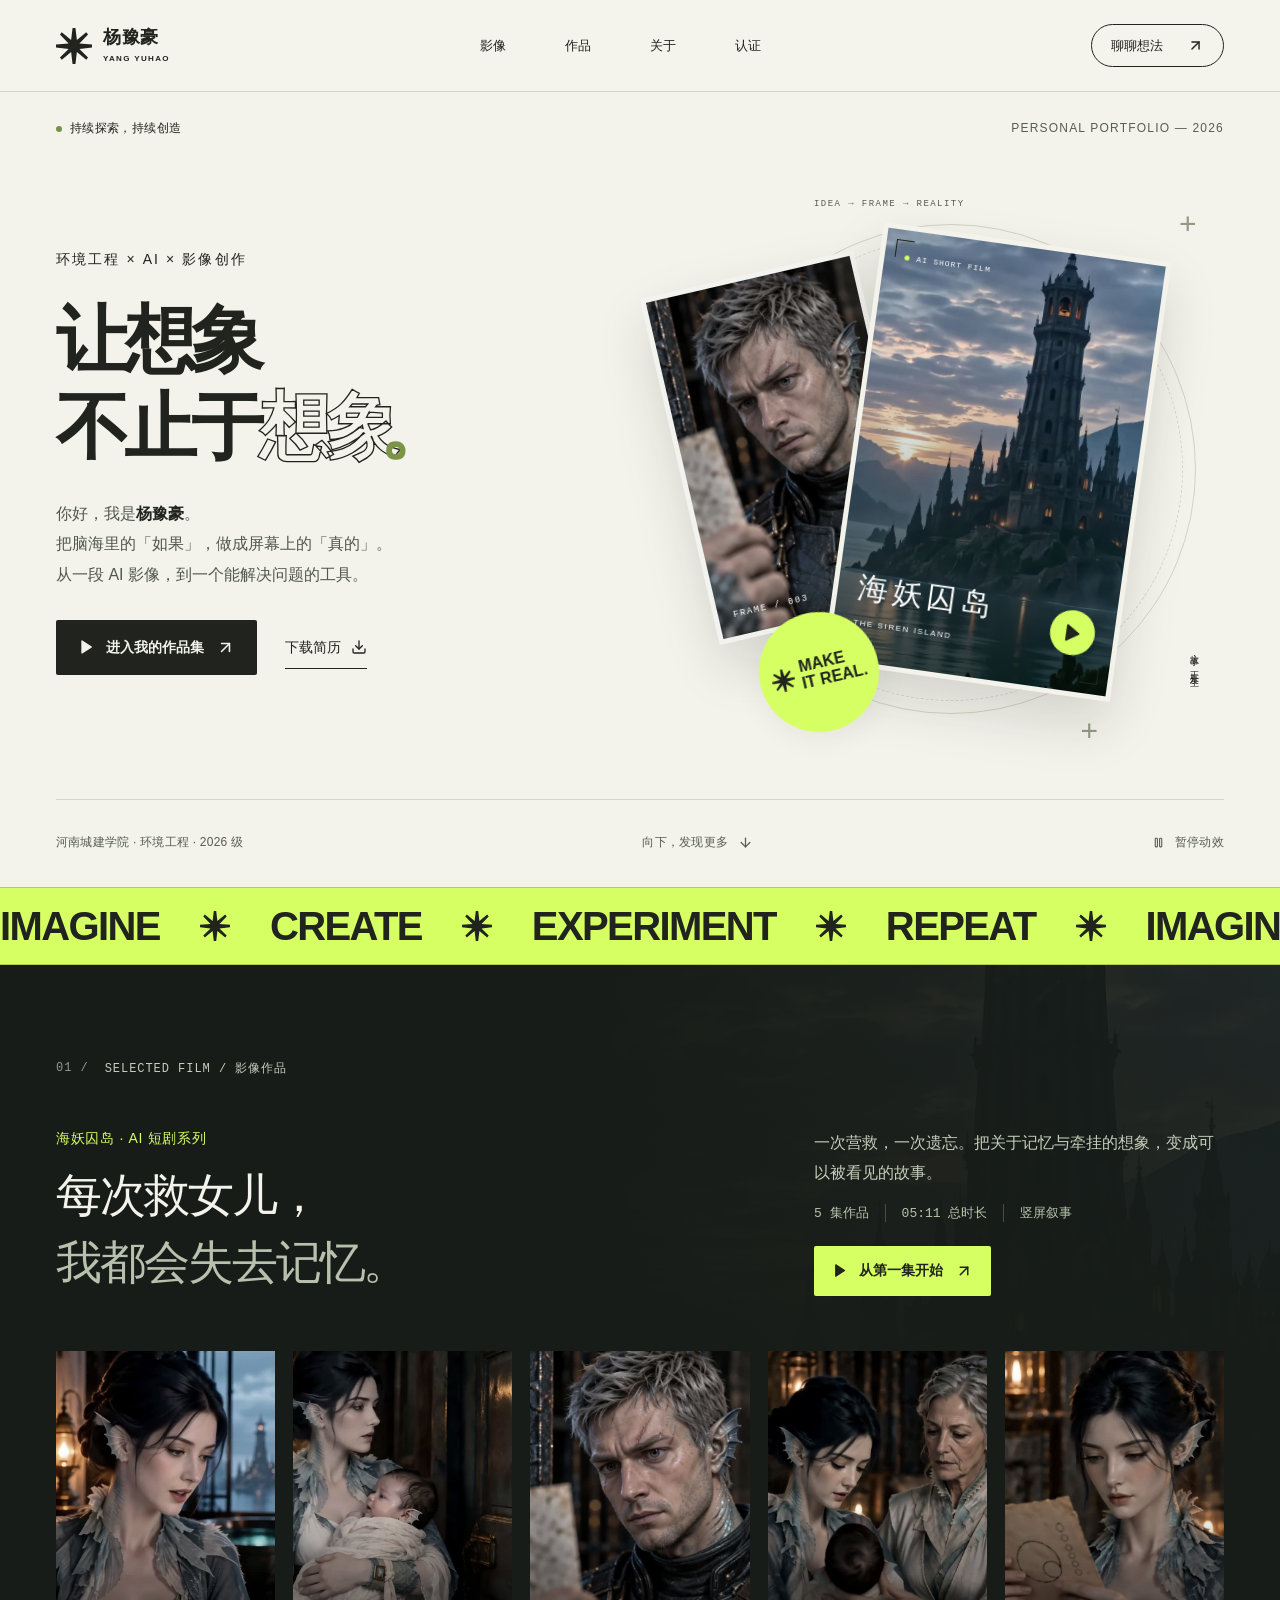
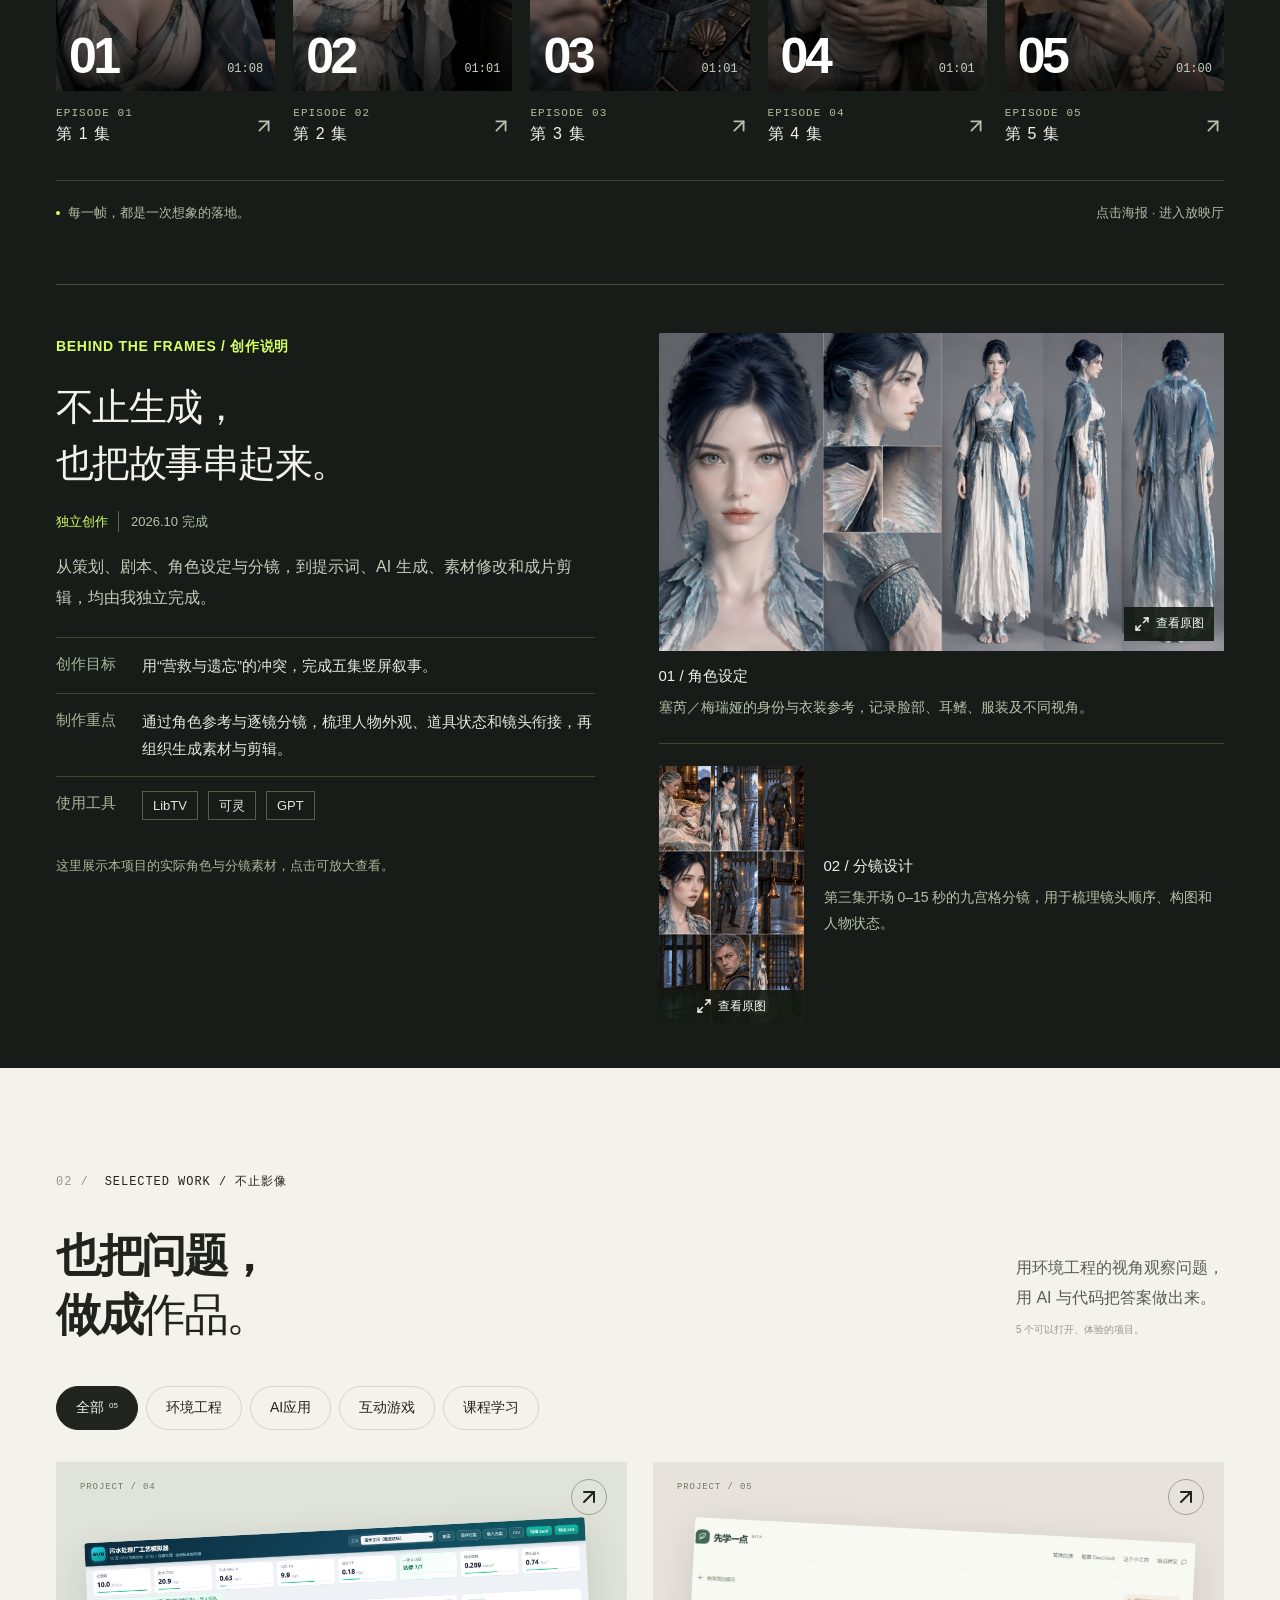
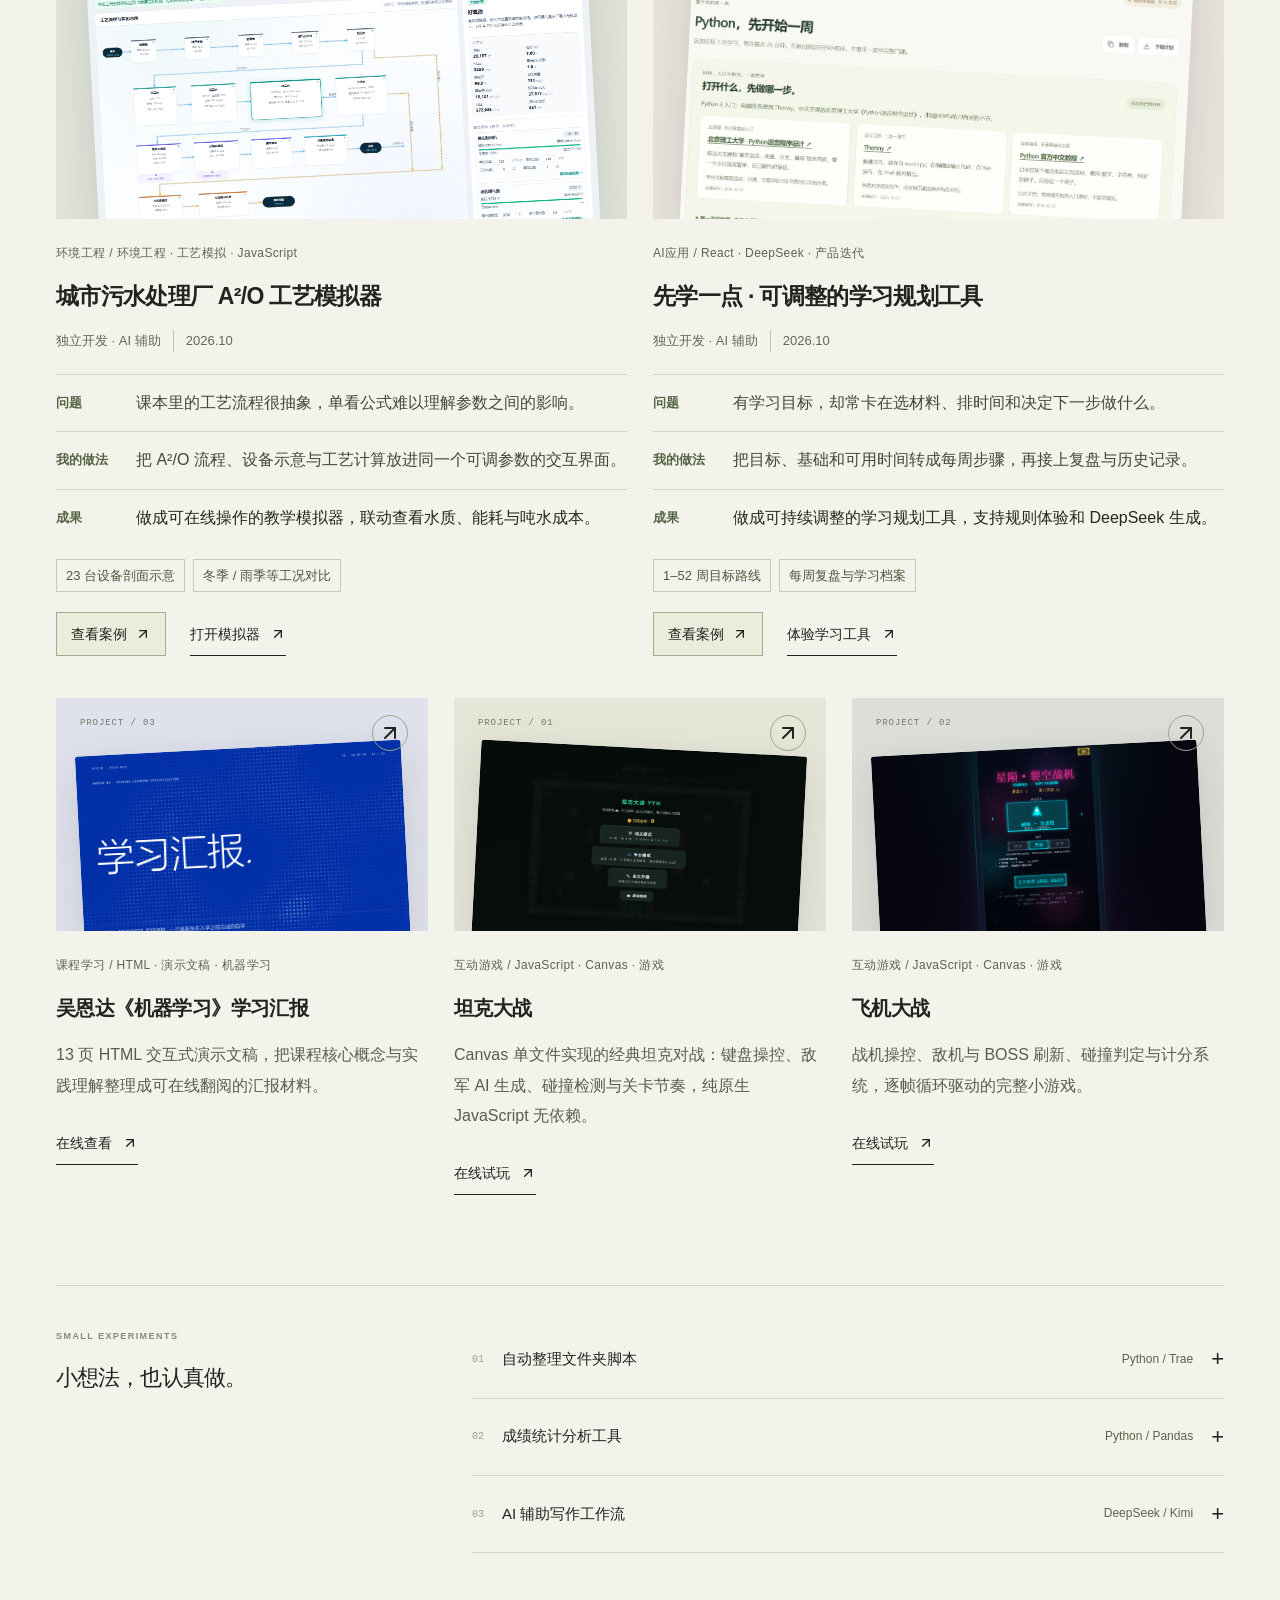
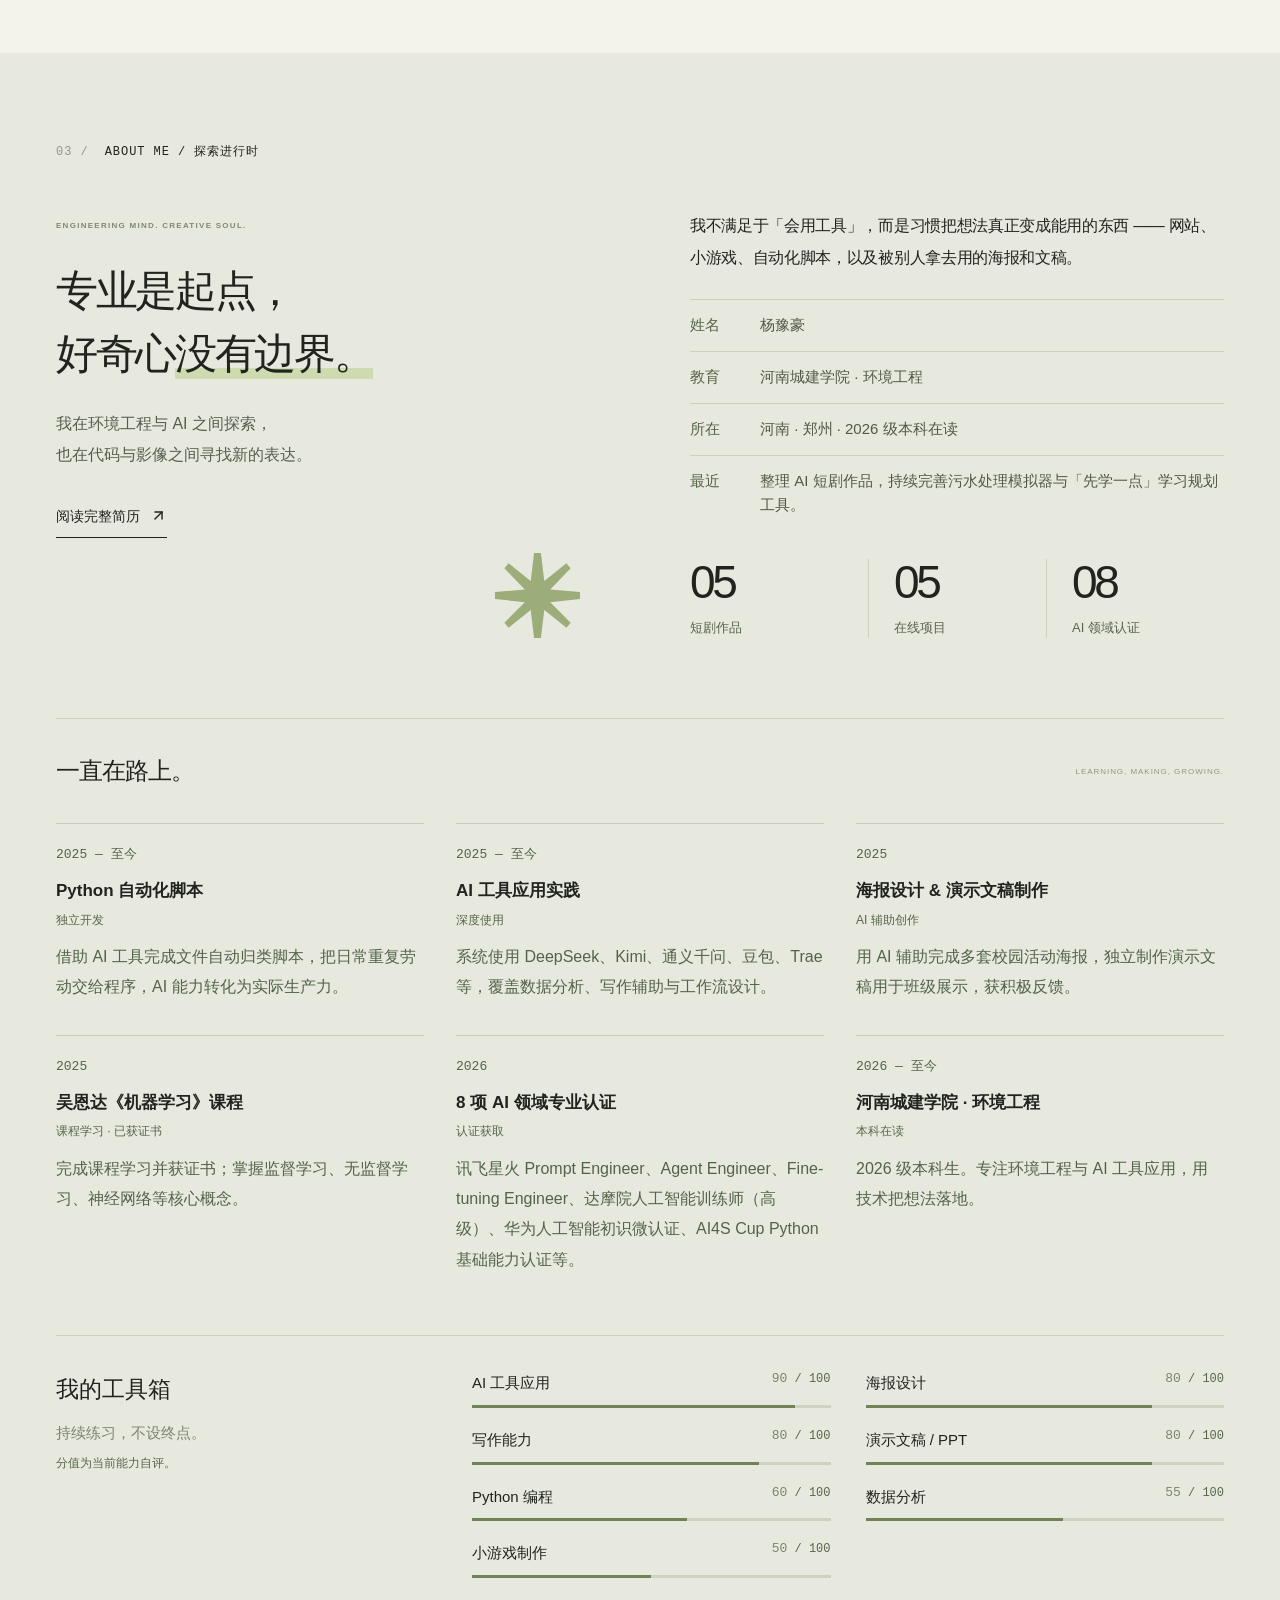
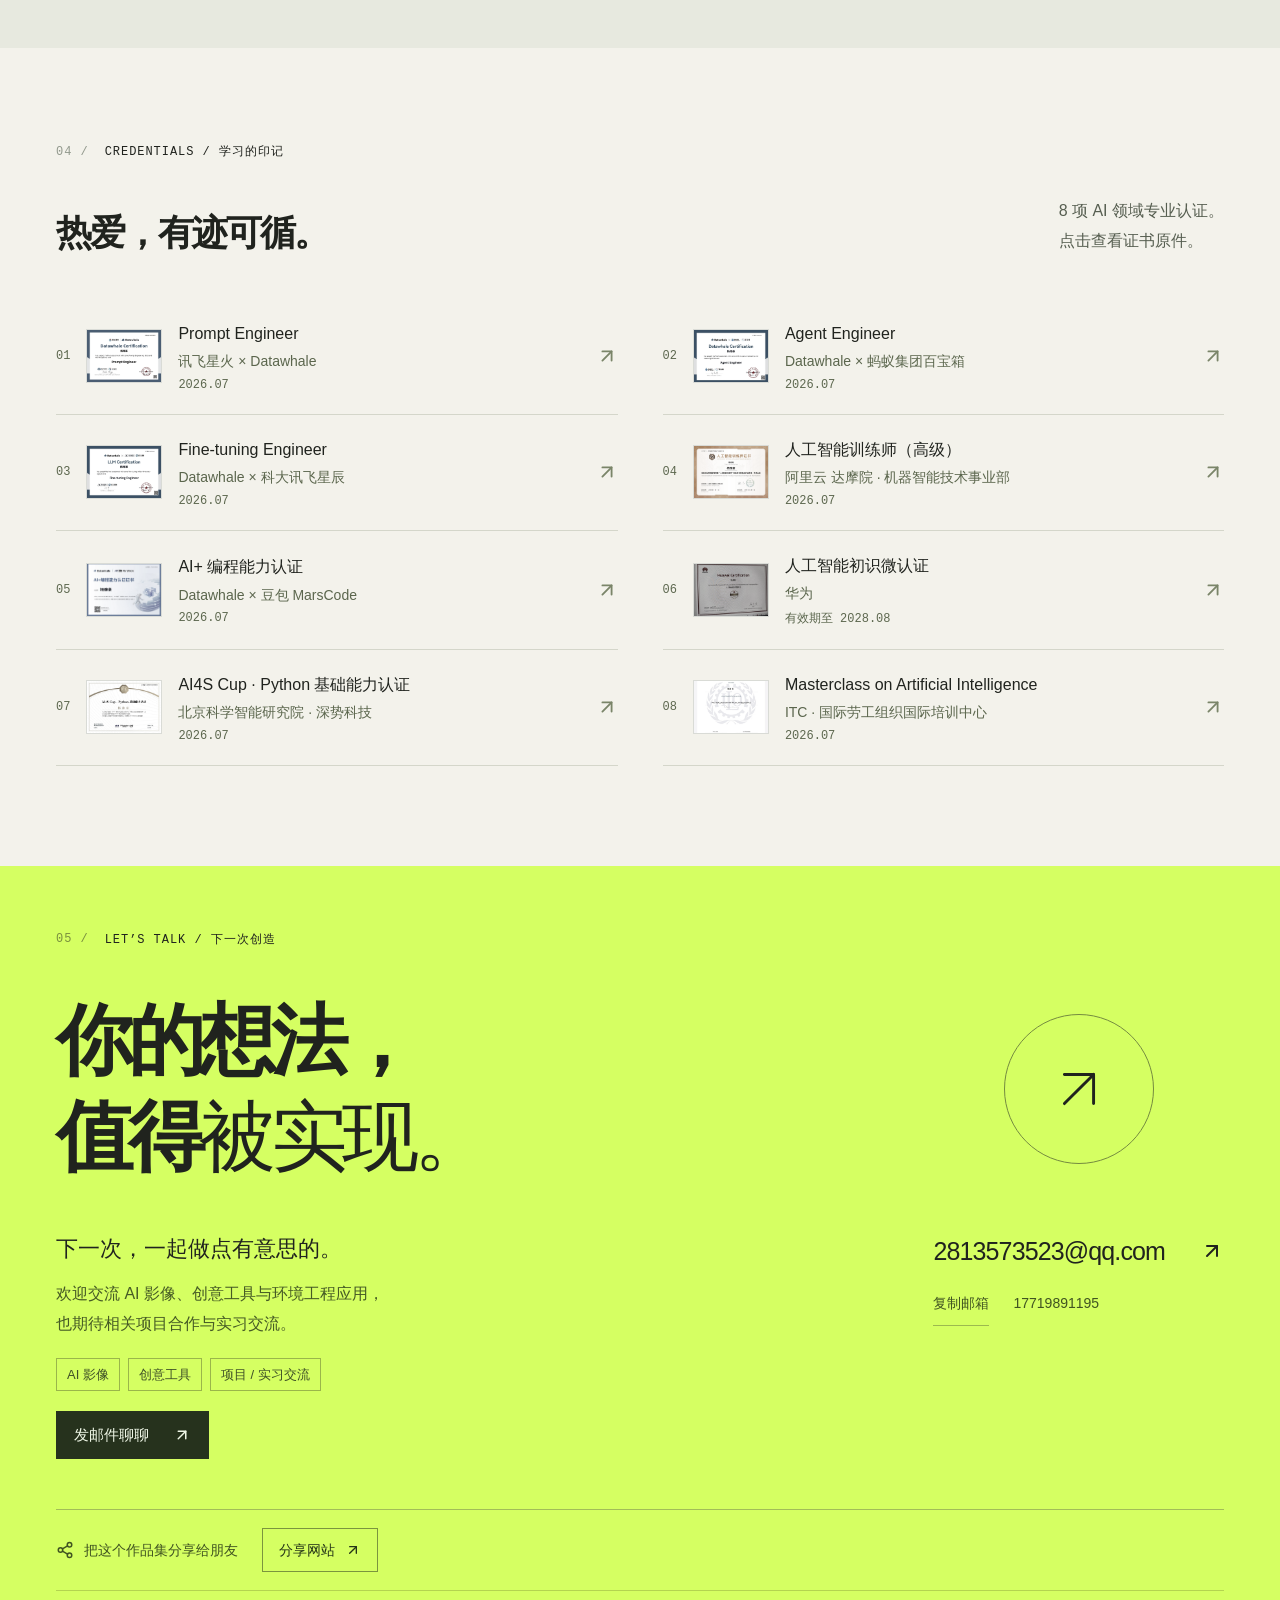
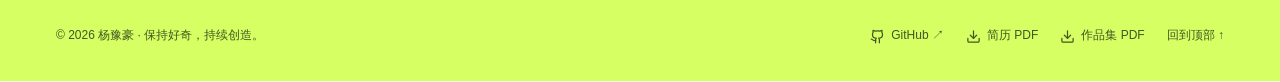
<file: index.html>
<!DOCTYPE html><html lang="zh-CN"><head><meta charSet="utf-8"/><meta name="viewport" content="width=device-width, initial-scale=1"/><link rel="preload" as="image" href="/films/poster-03.jpg"/><link rel="stylesheet" href="/_next/static/css/a0c5889d921ebb12.css" crossorigin="" data-precedence="next"/><link rel="preload" as="script" fetchPriority="low" href="/_next/static/chunks/webpack-c749fea28279caac.js" crossorigin=""/><script src="/_next/static/chunks/fd9d1056-b5144a6fe19364f3.js" async="" crossorigin=""></script><script src="/_next/static/chunks/69-4e78664e7ee43995.js" async="" crossorigin=""></script><script src="/_next/static/chunks/main-app-9443ef548f4e2885.js" async="" crossorigin=""></script><script src="/_next/static/chunks/480-cb765756d0901c93.js" async=""></script><script src="/_next/static/chunks/app/page-52d55045c459c59f.js" async=""></script><script src="/_next/static/chunks/app/layout-c3557b0ddbd7c513.js" async=""></script><title>杨豫豪 | AI 影像 × 创意工具 × 环境工程</title><meta name="description" content="杨豫豪的个人作品集：独立创作《海妖囚岛》五集 AI 短剧，开发污水处理工艺模拟器与「先学一点」学习工具。查看成品、创作过程与项目案例。"/><link rel="canonical" href="https://yanghao158640.github.io"/><meta property="og:title" content="杨豫豪 | AI 影像 × 创意工具 × 环境工程"/><meta property="og:description" content="杨豫豪的个人作品集：独立创作《海妖囚岛》五集 AI 短剧，开发污水处理工艺模拟器与「先学一点」学习工具。查看成品、创作过程与项目案例。"/><meta property="og:url" content="https://yanghao158640.github.io"/><meta property="og:site_name" content="杨豫豪 · 个人作品集"/><meta property="og:locale" content="zh_CN"/><meta property="og:image" content="https://yanghao158640.github.io/og-portfolio-202611.png"/><meta property="og:image:width" content="1200"/><meta property="og:image:height" content="630"/><meta property="og:image:alt" content="杨豫豪 · 让想象不止于想象 · AI 影像、创意工具与环境工程作品集"/><meta property="og:type" content="website"/><meta name="twitter:card" content="summary_large_image"/><meta name="twitter:title" content="杨豫豪 | AI 影像 × 创意工具 × 环境工程"/><meta name="twitter:description" content="杨豫豪的个人作品集：独立创作《海妖囚岛》五集 AI 短剧，开发污水处理工艺模拟器与「先学一点」学习工具。查看成品、创作过程与项目案例。"/><meta name="twitter:image" content="https://yanghao158640.github.io/og-portfolio-202611.png"/><link rel="icon" href="/icon.svg?8289f91110934ace" type="image/svg+xml" sizes="any"/><script src="/_next/static/chunks/polyfills-c67a75d1b6f99dc8.js" crossorigin="" noModule=""></script></head><body><script>!function(){try{var d=document.documentElement,c=d.classList;c.remove('light','dark');var e=localStorage.getItem('theme');if('system'===e||(!e&&false)){var t='(prefers-color-scheme: dark)',m=window.matchMedia(t);if(m.media!==t||m.matches){d.style.colorScheme = 'dark';c.add('dark')}else{d.style.colorScheme = 'light';c.add('light')}}else if(e){c.add(e|| '')}else{c.add('dark')}if(e==='light'||e==='dark'||!e)d.style.colorScheme=e||'dark'}catch(e){}}()</script><div class="portfolio"><a class="skip-link" href="#main">跳到主要内容</a><header class="site-header"><a class="brand" href="#home" aria-label="杨豫豪，回到首页"><svg class="" viewBox="0 0 100 100" fill="currentColor" aria-hidden="true"><path d="M46 0h8l4 33L84 12l5 6-24 25 35 3v8l-35 4 24 24-5 6-26-21-4 33h-8l-4-33-26 21-5-6 24-24L0 54v-8l35-3L11 18l5-6 26 21z"></path></svg><span>杨豫豪<small>YANG YUHAO</small></span></a><nav id="main-navigation" aria-label="主导航" class="main-nav"><a href="#films">影像<span>↗</span></a><a href="#projects">作品<span>↗</span></a><a href="#about">关于<span>↗</span></a><a href="#certs">认证<span>↗</span></a></nav><a class="nav-contact" href="#contact">聊聊想法 <svg xmlns="http://www.w3.org/2000/svg" width="17" height="17" viewBox="0 0 24 24" fill="none" stroke="currentColor" stroke-width="2" stroke-linecap="round" stroke-linejoin="round" class="lucide lucide-arrow-up-right "><path d="M7 7h10v10"></path><path d="M7 17 17 7"></path></svg></a><button class="menu-toggle" aria-label="打开导航" aria-expanded="false" aria-controls="main-navigation"><svg xmlns="http://www.w3.org/2000/svg" width="24" height="24" viewBox="0 0 24 24" fill="none" stroke="currentColor" stroke-width="2" stroke-linecap="round" stroke-linejoin="round" class="lucide lucide-menu "><line x1="4" x2="20" y1="12" y2="12"></line><line x1="4" x2="20" y1="6" y2="6"></line><line x1="4" x2="20" y1="18" y2="18"></line></svg></button></header><main id="main"><section class="hero section-shell" id="home" aria-labelledby="hero-title"><div class="hero-topline"><span><i></i> 持续探索，持续创造</span><span>PERSONAL PORTFOLIO — 2026</span></div><div class="hero-layout"><div class="hero-copy"><p class="eyebrow">环境工程 × AI × 影像创作</p><h1 id="hero-title"><span>让想象</span><span class="hero-last">不止于<span class="outlined">想象</span><em>。</em></span></h1><p class="hero-description">你好，我是<strong>杨豫豪</strong>。<br/>把脑海里的「如果」，做成屏幕上的「真的」。<br/>从一段 AI 影像，到一个能解决问题的工具。</p><div class="hero-actions"><a class="button button-dark" href="#films"><svg xmlns="http://www.w3.org/2000/svg" width="16" height="16" viewBox="0 0 24 24" fill="currentColor" stroke="currentColor" stroke-width="2" stroke-linecap="round" stroke-linejoin="round" class="lucide lucide-play "><polygon points="6 3 20 12 6 21 6 3"></polygon></svg> 进入我的作品集 <svg xmlns="http://www.w3.org/2000/svg" width="19" height="19" viewBox="0 0 24 24" fill="none" stroke="currentColor" stroke-width="2" stroke-linecap="round" stroke-linejoin="round" class="lucide lucide-arrow-up-right "><path d="M7 7h10v10"></path><path d="M7 17 17 7"></path></svg></a><a class="text-link" href="https://raw.githubusercontent.com/yanghao158640/yanghao158640.github.io/main/resume/yangyuhao-resume-2026-film.pdf" download="">下载简历 <svg xmlns="http://www.w3.org/2000/svg" width="16" height="16" viewBox="0 0 24 24" fill="none" stroke="currentColor" stroke-width="2" stroke-linecap="round" stroke-linejoin="round" class="lucide lucide-download "><path d="M21 15v4a2 2 0 0 1-2 2H5a2 2 0 0 1-2-2v-4"></path><polyline points="7 10 12 15 17 10"></polyline><line x1="12" x2="12" y1="15" y2="3"></line></svg></a></div></div><div class="hero-art"><div class="orbit orbit-one"></div><div class="orbit orbit-two"></div><div class="art-cross cross-top">+</div><div class="art-cross cross-bottom">+</div><div class="art-annotation">IDEA → FRAME → REALITY</div><button class="film-layer layer-back" aria-label="播放短剧第 3 集"><img src="/films/poster-03.jpg" alt="短剧中的铠甲男子"/><span>FRAME / 003</span></button><button class="film-layer layer-front" aria-label="播放短剧第 1 集"><video src="/films/hero-loop.mp4" poster="/films/island.jpg" muted="" loop="" playsInline="" preload="none" aria-hidden="true"></video><span class="viewfinder top-left"></span><span class="viewfinder bottom-right"></span><span class="live-label"><i></i> AI SHORT FILM</span><span class="art-title">海妖囚岛<small>THE SIREN ISLAND</small></span><span class="round-play"><svg xmlns="http://www.w3.org/2000/svg" width="20" height="20" viewBox="0 0 24 24" fill="currentColor" stroke="currentColor" stroke-width="2" stroke-linecap="round" stroke-linejoin="round" class="lucide lucide-play "><polygon points="6 3 20 12 6 21 6 3"></polygon></svg></span></button><div class="art-sticker"><svg class="" viewBox="0 0 100 100" fill="currentColor" aria-hidden="true"><path d="M46 0h8l4 33L84 12l5 6-24 25 35 3v8l-35 4 24 24-5 6-26-21-4 33h-8l-4-33-26 21-5-6 24-24L0 54v-8l35-3L11 18l5-6 26 21z"></path></svg><span>MAKE<br/>IT REAL.</span></div><span class="art-footnote">故事，正在发生。</span></div></div><div class="hero-bottom"><span>河南城建学院 · 环境工程 · 2026 级</span><a href="#films">向下，发现更多 <svg xmlns="http://www.w3.org/2000/svg" width="15" height="15" viewBox="0 0 24 24" fill="none" stroke="currentColor" stroke-width="2" stroke-linecap="round" stroke-linejoin="round" class="lucide lucide-arrow-down "><path d="M12 5v14"></path><path d="m19 12-7 7-7-7"></path></svg></a><button class="motion-toggle" aria-pressed="false"><svg xmlns="http://www.w3.org/2000/svg" width="13" height="13" viewBox="0 0 24 24" fill="none" stroke="currentColor" stroke-width="2" stroke-linecap="round" stroke-linejoin="round" class="lucide lucide-pause "><rect x="14" y="4" width="4" height="16" rx="1"></rect><rect x="6" y="4" width="4" height="16" rx="1"></rect></svg>暂停动效</button></div></section><div class="ticker" aria-hidden="true"><div class="ticker-track"><span>IMAGINE <svg class="" viewBox="0 0 100 100" fill="currentColor" aria-hidden="true"><path d="M46 0h8l4 33L84 12l5 6-24 25 35 3v8l-35 4 24 24-5 6-26-21-4 33h-8l-4-33-26 21-5-6 24-24L0 54v-8l35-3L11 18l5-6 26 21z"></path></svg> CREATE <svg class="" viewBox="0 0 100 100" fill="currentColor" aria-hidden="true"><path d="M46 0h8l4 33L84 12l5 6-24 25 35 3v8l-35 4 24 24-5 6-26-21-4 33h-8l-4-33-26 21-5-6 24-24L0 54v-8l35-3L11 18l5-6 26 21z"></path></svg> EXPERIMENT <svg class="" viewBox="0 0 100 100" fill="currentColor" aria-hidden="true"><path d="M46 0h8l4 33L84 12l5 6-24 25 35 3v8l-35 4 24 24-5 6-26-21-4 33h-8l-4-33-26 21-5-6 24-24L0 54v-8l35-3L11 18l5-6 26 21z"></path></svg> REPEAT <svg class="" viewBox="0 0 100 100" fill="currentColor" aria-hidden="true"><path d="M46 0h8l4 33L84 12l5 6-24 25 35 3v8l-35 4 24 24-5 6-26-21-4 33h-8l-4-33-26 21-5-6 24-24L0 54v-8l35-3L11 18l5-6 26 21z"></path></svg> </span><span>IMAGINE <svg class="" viewBox="0 0 100 100" fill="currentColor" aria-hidden="true"><path d="M46 0h8l4 33L84 12l5 6-24 25 35 3v8l-35 4 24 24-5 6-26-21-4 33h-8l-4-33-26 21-5-6 24-24L0 54v-8l35-3L11 18l5-6 26 21z"></path></svg> CREATE <svg class="" viewBox="0 0 100 100" fill="currentColor" aria-hidden="true"><path d="M46 0h8l4 33L84 12l5 6-24 25 35 3v8l-35 4 24 24-5 6-26-21-4 33h-8l-4-33-26 21-5-6 24-24L0 54v-8l35-3L11 18l5-6 26 21z"></path></svg> EXPERIMENT <svg class="" viewBox="0 0 100 100" fill="currentColor" aria-hidden="true"><path d="M46 0h8l4 33L84 12l5 6-24 25 35 3v8l-35 4 24 24-5 6-26-21-4 33h-8l-4-33-26 21-5-6 24-24L0 54v-8l35-3L11 18l5-6 26 21z"></path></svg> REPEAT <svg class="" viewBox="0 0 100 100" fill="currentColor" aria-hidden="true"><path d="M46 0h8l4 33L84 12l5 6-24 25 35 3v8l-35 4 24 24-5 6-26-21-4 33h-8l-4-33-26 21-5-6 24-24L0 54v-8l35-3L11 18l5-6 26 21z"></path></svg> </span></div></div><section class="cinema" id="films" aria-labelledby="films-title"><div class="cinema-ambient"></div><div class="section-shell cinema-content"><div class="section-label"><span>01<!-- --> /</span>SELECTED FILM / 影像作品</div><div class="cinema-heading" style="opacity:0;transform:translateY(28px) translateZ(0)"><div><p class="lime-text">海妖囚岛 · AI 短剧系列</p><h2 id="films-title">每次救女儿，<br/><span>我都会失去记忆。</span></h2></div><div class="cinema-intro"><p>一次营救，一次遗忘。把关于记忆与牵挂的想象，变成可以被看见的故事。</p><div class="film-meta"><span>5 集作品</span><span>05:11 总时长</span><span>竖屏叙事</span></div><button class="button button-lime"><svg xmlns="http://www.w3.org/2000/svg" width="15" height="15" viewBox="0 0 24 24" fill="currentColor" stroke="currentColor" stroke-width="2" stroke-linecap="round" stroke-linejoin="round" class="lucide lucide-play "><polygon points="6 3 20 12 6 21 6 3"></polygon></svg> 从第一集开始 <svg xmlns="http://www.w3.org/2000/svg" width="18" height="18" viewBox="0 0 24 24" fill="none" stroke="currentColor" stroke-width="2" stroke-linecap="round" stroke-linejoin="round" class="lucide lucide-arrow-up-right "><path d="M7 7h10v10"></path><path d="M7 17 17 7"></path></svg></button></div></div><div class="episode-picker" aria-label="快捷选集"><span>选择集数</span><div><button aria-label="直接播放第 1 集">01</button><button aria-label="直接播放第 2 集">02</button><button aria-label="直接播放第 3 集">03</button><button aria-label="直接播放第 4 集">04</button><button aria-label="直接播放第 5 集">05</button></div><small>下方海报可左右滑动</small></div><div class="episode-rail"><button class="episode" aria-label="播放第 1 集，01:08" style="opacity:0;transform:translateY(28px) translateZ(0)"><div class="episode-image"><img src="/films/poster-01.jpg" alt="《每次救女儿，我都会失去记忆》第 1 集剧照" loading="lazy" width="600" height="1080"/><span class="episode-number">01</span><span class="episode-play"><svg xmlns="http://www.w3.org/2000/svg" width="20" height="20" viewBox="0 0 24 24" fill="currentColor" stroke="currentColor" stroke-width="2" stroke-linecap="round" stroke-linejoin="round" class="lucide lucide-play "><polygon points="6 3 20 12 6 21 6 3"></polygon></svg></span><span class="episode-runtime">01:08</span></div><div class="episode-caption"><span>EPISODE <!-- -->01<b>第 <!-- -->1<!-- --> 集</b></span><svg xmlns="http://www.w3.org/2000/svg" width="22" height="22" viewBox="0 0 24 24" fill="none" stroke="currentColor" stroke-width="2" stroke-linecap="round" stroke-linejoin="round" class="lucide lucide-arrow-up-right "><path d="M7 7h10v10"></path><path d="M7 17 17 7"></path></svg></div></button><button class="episode" aria-label="播放第 2 集，01:01" style="opacity:0;transform:translateY(28px) translateZ(0)"><div class="episode-image"><img src="/films/poster-02.jpg" alt="《每次救女儿，我都会失去记忆》第 2 集剧照" loading="lazy" width="600" height="1080"/><span class="episode-number">02</span><span class="episode-play"><svg xmlns="http://www.w3.org/2000/svg" width="20" height="20" viewBox="0 0 24 24" fill="currentColor" stroke="currentColor" stroke-width="2" stroke-linecap="round" stroke-linejoin="round" class="lucide lucide-play "><polygon points="6 3 20 12 6 21 6 3"></polygon></svg></span><span class="episode-runtime">01:01</span></div><div class="episode-caption"><span>EPISODE <!-- -->02<b>第 <!-- -->2<!-- --> 集</b></span><svg xmlns="http://www.w3.org/2000/svg" width="22" height="22" viewBox="0 0 24 24" fill="none" stroke="currentColor" stroke-width="2" stroke-linecap="round" stroke-linejoin="round" class="lucide lucide-arrow-up-right "><path d="M7 7h10v10"></path><path d="M7 17 17 7"></path></svg></div></button><button class="episode" aria-label="播放第 3 集，01:01" style="opacity:0;transform:translateY(28px) translateZ(0)"><div class="episode-image"><img src="/films/poster-03.jpg" alt="《每次救女儿，我都会失去记忆》第 3 集剧照" loading="lazy" width="600" height="1080"/><span class="episode-number">03</span><span class="episode-play"><svg xmlns="http://www.w3.org/2000/svg" width="20" height="20" viewBox="0 0 24 24" fill="currentColor" stroke="currentColor" stroke-width="2" stroke-linecap="round" stroke-linejoin="round" class="lucide lucide-play "><polygon points="6 3 20 12 6 21 6 3"></polygon></svg></span><span class="episode-runtime">01:01</span></div><div class="episode-caption"><span>EPISODE <!-- -->03<b>第 <!-- -->3<!-- --> 集</b></span><svg xmlns="http://www.w3.org/2000/svg" width="22" height="22" viewBox="0 0 24 24" fill="none" stroke="currentColor" stroke-width="2" stroke-linecap="round" stroke-linejoin="round" class="lucide lucide-arrow-up-right "><path d="M7 7h10v10"></path><path d="M7 17 17 7"></path></svg></div></button><button class="episode" aria-label="播放第 4 集，01:01" style="opacity:0;transform:translateY(28px) translateZ(0)"><div class="episode-image"><img src="/films/poster-04.jpg" alt="《每次救女儿，我都会失去记忆》第 4 集剧照" loading="lazy" width="600" height="1080"/><span class="episode-number">04</span><span class="episode-play"><svg xmlns="http://www.w3.org/2000/svg" width="20" height="20" viewBox="0 0 24 24" fill="currentColor" stroke="currentColor" stroke-width="2" stroke-linecap="round" stroke-linejoin="round" class="lucide lucide-play "><polygon points="6 3 20 12 6 21 6 3"></polygon></svg></span><span class="episode-runtime">01:01</span></div><div class="episode-caption"><span>EPISODE <!-- -->04<b>第 <!-- -->4<!-- --> 集</b></span><svg xmlns="http://www.w3.org/2000/svg" width="22" height="22" viewBox="0 0 24 24" fill="none" stroke="currentColor" stroke-width="2" stroke-linecap="round" stroke-linejoin="round" class="lucide lucide-arrow-up-right "><path d="M7 7h10v10"></path><path d="M7 17 17 7"></path></svg></div></button><button class="episode" aria-label="播放第 5 集，01:00" style="opacity:0;transform:translateY(28px) translateZ(0)"><div class="episode-image"><img src="/films/poster-05.jpg" alt="《每次救女儿，我都会失去记忆》第 5 集剧照" loading="lazy" width="600" height="1080"/><span class="episode-number">05</span><span class="episode-play"><svg xmlns="http://www.w3.org/2000/svg" width="20" height="20" viewBox="0 0 24 24" fill="currentColor" stroke="currentColor" stroke-width="2" stroke-linecap="round" stroke-linejoin="round" class="lucide lucide-play "><polygon points="6 3 20 12 6 21 6 3"></polygon></svg></span><span class="episode-runtime">01:00</span></div><div class="episode-caption"><span>EPISODE <!-- -->05<b>第 <!-- -->5<!-- --> 集</b></span><svg xmlns="http://www.w3.org/2000/svg" width="22" height="22" viewBox="0 0 24 24" fill="none" stroke="currentColor" stroke-width="2" stroke-linecap="round" stroke-linejoin="round" class="lucide lucide-arrow-up-right "><path d="M7 7h10v10"></path><path d="M7 17 17 7"></path></svg></div></button></div><div class="cinema-foot"><span><i></i> 每一帧，都是一次想象的落地。</span><span>点击海报 · 进入放映厅</span></div><section class="film-making" aria-labelledby="making-title"><div class="making-copy"><span class="eyebrow lime-text">BEHIND THE FRAMES / 创作说明</span><h3 id="making-title">不止生成，<br/>也把故事串起来。</h3><div class="making-meta"><span>独立创作</span><span>2026.10<!-- --> 完成</span></div><p>从策划、剧本、角色设定与分镜，到提示词、AI 生成、素材修改和成片剪辑，均由我独立完成。</p><dl class="making-details"><div><dt>创作目标</dt><dd>用“营救与遗忘”的冲突，完成五集竖屏叙事。</dd></div><div><dt>制作重点</dt><dd>通过角色参考与逐镜分镜，梳理人物外观、道具状态和镜头衔接，再组织生成素材与剪辑。</dd></div><div><dt>使用工具</dt><dd class="making-tools"><span>LibTV</span><span>可灵</span><span>GPT</span></dd></div></dl><p class="making-caption">这里展示本项目的实际角色与分镜素材，点击可放大查看。</p></div><div class="making-gallery"><figure class="making-figure making-figure-0"><button aria-label="放大查看01 / 角色设定"><img src="/films/process-character.jpg" alt="塞芮／梅瑞娅角色参考：面部细节与正面、侧面、背面衣装" loading="lazy" width="1600" height="900"/><span><svg xmlns="http://www.w3.org/2000/svg" width="16" height="16" viewBox="0 0 24 24" fill="none" stroke="currentColor" stroke-width="2" stroke-linecap="round" stroke-linejoin="round" class="lucide lucide-maximize2 "><polyline points="15 3 21 3 21 9"></polyline><polyline points="9 21 3 21 3 15"></polyline><line x1="21" x2="14" y1="3" y2="10"></line><line x1="3" x2="10" y1="21" y2="14"></line></svg> 查看原图</span></button><figcaption><b>01 / 角色设定</b><p>塞芮／梅瑞娅的身份与衣装参考，记录脸部、耳鳍、服装及不同视角。</p></figcaption></figure><figure class="making-figure making-figure-1"><button aria-label="放大查看02 / 分镜设计"><img src="/films/process-storyboard.jpg" alt="海妖囚岛第三集开场九宫格分镜，展示角色、道具和场景之间的镜头衔接" loading="lazy" width="900" height="1600"/><span><svg xmlns="http://www.w3.org/2000/svg" width="16" height="16" viewBox="0 0 24 24" fill="none" stroke="currentColor" stroke-width="2" stroke-linecap="round" stroke-linejoin="round" class="lucide lucide-maximize2 "><polyline points="15 3 21 3 21 9"></polyline><polyline points="9 21 3 21 3 15"></polyline><line x1="21" x2="14" y1="3" y2="10"></line><line x1="3" x2="10" y1="21" y2="14"></line></svg> 查看原图</span></button><figcaption><b>02 / 分镜设计</b><p>第三集开场 0–15 秒的九宫格分镜，用于梳理镜头顺序、构图和人物状态。</p></figcaption></figure></div></section></div></section><section class="projects-section section-shell" id="projects" aria-labelledby="projects-title"><div class="section-label"><span>02<!-- --> /</span>SELECTED WORK / 不止影像</div><div class="section-heading" style="opacity:0;transform:translateY(28px) translateZ(0)"><h2 id="projects-title">也把问题，<br/>做成<span class="serif-word">作品。</span></h2><p>用环境工程的视角观察问题，<br/>用 AI 与代码把答案做出来。<br/><span class="muted">5<!-- --> 个可以打开、体验的项目。</span></p></div><div class="project-filters" role="group" aria-label="按作品类型筛选"><button aria-pressed="true">全部<sup>05</sup></button><button aria-pressed="false">环境工程</button><button aria-pressed="false">AI应用</button><button aria-pressed="false">互动游戏</button><button aria-pressed="false">课程学习</button></div><p class="sr-only" aria-live="polite">显示 <!-- -->5<!-- --> 个<!-- -->作品</p><div class="project-grid"><article class="project-item " style="opacity:0;transform:translateY(28px) translateZ(0)"><button class="project-visual project-visual-4" aria-label="了解城市污水处理厂 A²/O 工艺模拟器"><span class="project-index">PROJECT / <!-- -->04</span><img src="/works/shots/wwtp-simulator.png" alt="城市污水处理厂 A²/O 工艺模拟器实际界面" width="1280" height="720" loading="lazy"/><span class="project-open"><svg xmlns="http://www.w3.org/2000/svg" width="24" height="24" viewBox="0 0 24 24" fill="none" stroke="currentColor" stroke-width="2" stroke-linecap="round" stroke-linejoin="round" class="lucide lucide-arrow-up-right "><path d="M7 7h10v10"></path><path d="M7 17 17 7"></path></svg></span></button><div class="project-info"><span class="project-category">环境工程<!-- --> / <!-- -->环境工程 · 工艺模拟 · JavaScript</span><h3><button>城市污水处理厂 A²/O 工艺模拟器</button></h3><div class="case-meta"><span>独立开发 · AI 辅助</span><time dateTime="2026-10">2026.10</time></div><dl class="case-summary"><div><dt>问题</dt><dd>课本里的工艺流程很抽象，单看公式难以理解参数之间的影响。</dd></div><div><dt>我的做法</dt><dd>把 A²/O 流程、设备示意与工艺计算放进同一个可调参数的交互界面。</dd></div><div><dt>成果</dt><dd>做成可在线操作的教学模拟器，联动查看水质、能耗与吨水成本。</dd></div></dl><ul class="case-highlights"><li>23 台设备剖面示意</li><li>冬季 / 雨季等工况对比</li></ul><div class="project-card-actions"><button class="case-detail-link">查看案例 <svg xmlns="http://www.w3.org/2000/svg" width="16" height="16" viewBox="0 0 24 24" fill="none" stroke="currentColor" stroke-width="2" stroke-linecap="round" stroke-linejoin="round" class="lucide lucide-arrow-up-right "><path d="M7 7h10v10"></path><path d="M7 17 17 7"></path></svg></button><a class="text-link" href="https://hsbx9017-dot.github.io/wwtp-simulator/" target="_blank" rel="noopener noreferrer">打开模拟器<!-- --> <svg xmlns="http://www.w3.org/2000/svg" width="16" height="16" viewBox="0 0 24 24" fill="none" stroke="currentColor" stroke-width="2" stroke-linecap="round" stroke-linejoin="round" class="lucide lucide-arrow-up-right "><path d="M7 7h10v10"></path><path d="M7 17 17 7"></path></svg></a></div></div></article><article class="project-item " style="opacity:0;transform:translateY(28px) translateZ(0)"><button class="project-visual project-visual-5" aria-label="了解先学一点 · 可调整的学习规划工具"><span class="project-index">PROJECT / <!-- -->05</span><img src="/works/shots/xianxue-yidian.png" alt="先学一点 · 可调整的学习规划工具实际界面" width="1280" height="720" loading="lazy"/><span class="project-open"><svg xmlns="http://www.w3.org/2000/svg" width="24" height="24" viewBox="0 0 24 24" fill="none" stroke="currentColor" stroke-width="2" stroke-linecap="round" stroke-linejoin="round" class="lucide lucide-arrow-up-right "><path d="M7 7h10v10"></path><path d="M7 17 17 7"></path></svg></span></button><div class="project-info"><span class="project-category">AI应用<!-- --> / <!-- -->React · DeepSeek · 产品迭代</span><h3><button>先学一点 · 可调整的学习规划工具</button></h3><div class="case-meta"><span>独立开发 · AI 辅助</span><time dateTime="2026-10">2026.10</time></div><dl class="case-summary"><div><dt>问题</dt><dd>有学习目标，却常卡在选材料、排时间和决定下一步做什么。</dd></div><div><dt>我的做法</dt><dd>把目标、基础和可用时间转成每周步骤，再接上复盘与历史记录。</dd></div><div><dt>成果</dt><dd>做成可持续调整的学习规划工具，支持规则体验和 DeepSeek 生成。</dd></div></dl><ul class="case-highlights"><li>1–52 周目标路线</li><li>每周复盘与学习档案</li></ul><div class="project-card-actions"><button class="case-detail-link">查看案例 <svg xmlns="http://www.w3.org/2000/svg" width="16" height="16" viewBox="0 0 24 24" fill="none" stroke="currentColor" stroke-width="2" stroke-linecap="round" stroke-linejoin="round" class="lucide lucide-arrow-up-right "><path d="M7 7h10v10"></path><path d="M7 17 17 7"></path></svg></button><a class="text-link" href="https://hsbx9017-dot.github.io/xianxue-yidian/" target="_blank" rel="noopener noreferrer">体验学习工具<!-- --> <svg xmlns="http://www.w3.org/2000/svg" width="16" height="16" viewBox="0 0 24 24" fill="none" stroke="currentColor" stroke-width="2" stroke-linecap="round" stroke-linejoin="round" class="lucide lucide-arrow-up-right "><path d="M7 7h10v10"></path><path d="M7 17 17 7"></path></svg></a></div></div></article><article class="project-item project-small" style="opacity:0;transform:translateY(28px) translateZ(0)"><button class="project-visual project-visual-3" aria-label="了解吴恩达《机器学习》学习汇报"><span class="project-index">PROJECT / <!-- -->03</span><img src="/works/shots/ml-report.png" alt="吴恩达《机器学习》学习汇报实际界面" width="1280" height="720" loading="lazy"/><span class="project-open"><svg xmlns="http://www.w3.org/2000/svg" width="24" height="24" viewBox="0 0 24 24" fill="none" stroke="currentColor" stroke-width="2" stroke-linecap="round" stroke-linejoin="round" class="lucide lucide-arrow-up-right "><path d="M7 7h10v10"></path><path d="M7 17 17 7"></path></svg></span></button><div class="project-info"><span class="project-category">课程学习<!-- --> / <!-- -->HTML · 演示文稿 · 机器学习</span><h3><button>吴恩达《机器学习》学习汇报</button></h3><p>13 页 HTML 交互式演示文稿，把课程核心概念与实践理解整理成可在线翻阅的汇报材料。</p><div class="project-card-actions"><a class="text-link" href="https://yanghao158640.github.io/competition-bootcamp/ml-report/" target="_blank" rel="noopener noreferrer">在线查看<!-- --> <svg xmlns="http://www.w3.org/2000/svg" width="16" height="16" viewBox="0 0 24 24" fill="none" stroke="currentColor" stroke-width="2" stroke-linecap="round" stroke-linejoin="round" class="lucide lucide-arrow-up-right "><path d="M7 7h10v10"></path><path d="M7 17 17 7"></path></svg></a></div></div></article><article class="project-item project-small" style="opacity:0;transform:translateY(28px) translateZ(0)"><button class="project-visual project-visual-1" aria-label="了解坦克大战"><span class="project-index">PROJECT / <!-- -->01</span><img src="/works/shots/tank-game.png" alt="坦克大战实际界面" width="1280" height="720" loading="lazy"/><span class="project-open"><svg xmlns="http://www.w3.org/2000/svg" width="24" height="24" viewBox="0 0 24 24" fill="none" stroke="currentColor" stroke-width="2" stroke-linecap="round" stroke-linejoin="round" class="lucide lucide-arrow-up-right "><path d="M7 7h10v10"></path><path d="M7 17 17 7"></path></svg></span></button><div class="project-info"><span class="project-category">互动游戏<!-- --> / <!-- -->JavaScript · Canvas · 游戏</span><h3><button>坦克大战</button></h3><p>Canvas 单文件实现的经典坦克对战：键盘操控、敌军 AI 生成、碰撞检测与关卡节奏，纯原生 JavaScript 无依赖。</p><div class="project-card-actions"><a class="text-link" href="https://yanghao158640.github.io/competition-bootcamp/tank-game.html" target="_blank" rel="noopener noreferrer">在线试玩<!-- --> <svg xmlns="http://www.w3.org/2000/svg" width="16" height="16" viewBox="0 0 24 24" fill="none" stroke="currentColor" stroke-width="2" stroke-linecap="round" stroke-linejoin="round" class="lucide lucide-arrow-up-right "><path d="M7 7h10v10"></path><path d="M7 17 17 7"></path></svg></a></div></div></article><article class="project-item project-small" style="opacity:0;transform:translateY(28px) translateZ(0)"><button class="project-visual project-visual-2" aria-label="了解飞机大战"><span class="project-index">PROJECT / <!-- -->02</span><img src="/works/shots/plane-battle.png" alt="飞机大战实际界面" width="1280" height="720" loading="lazy"/><span class="project-open"><svg xmlns="http://www.w3.org/2000/svg" width="24" height="24" viewBox="0 0 24 24" fill="none" stroke="currentColor" stroke-width="2" stroke-linecap="round" stroke-linejoin="round" class="lucide lucide-arrow-up-right "><path d="M7 7h10v10"></path><path d="M7 17 17 7"></path></svg></span></button><div class="project-info"><span class="project-category">互动游戏<!-- --> / <!-- -->JavaScript · Canvas · 游戏</span><h3><button>飞机大战</button></h3><p>战机操控、敌机与 BOSS 刷新、碰撞判定与计分系统，逐帧循环驱动的完整小游戏。</p><div class="project-card-actions"><a class="text-link" href="https://yanghao158640.github.io/plane-game/" target="_blank" rel="noopener noreferrer">在线试玩<!-- --> <svg xmlns="http://www.w3.org/2000/svg" width="16" height="16" viewBox="0 0 24 24" fill="none" stroke="currentColor" stroke-width="2" stroke-linecap="round" stroke-linejoin="round" class="lucide lucide-arrow-up-right "><path d="M7 7h10v10"></path><path d="M7 17 17 7"></path></svg></a></div></div></article></div><div class="practice-block" id="approach"><div><span class="eyebrow">SMALL EXPERIMENTS</span><h3>小想法，也认真做。</h3></div><div><details class="practice-row"><summary><span>0<!-- -->1</span><strong>自动整理文件夹脚本</strong><span class="practice-tags">Python / Trae</span><span class="plus">+</span></summary><p>按文件类型自动归类，减少日常文件管理的重复操作，把重复劳动交给程序。</p></details><details class="practice-row"><summary><span>0<!-- -->2</span><strong>成绩统计分析工具</strong><span class="practice-tags">Python / Pandas</span><span class="plus">+</span></summary><p>支持多科目成绩录入、均分计算与排名生成，让数据整理从手工表格变成一条命令。</p></details><details class="practice-row"><summary><span>0<!-- -->3</span><strong>AI 辅助写作工作流</strong><span class="practice-tags">DeepSeek / Kimi</span><span class="plus">+</span></summary><p>设计一套 AI 辅助写作流程，部分成果被校内文学社刊采用。</p></details></div></div></section><section class="about-section" id="about" aria-labelledby="about-title"><div class="section-shell"><div class="section-label"><span>03<!-- --> /</span>ABOUT ME / 探索进行时</div><div class="about-layout"><div class="about-manifesto" style="opacity:0;transform:translateY(28px) translateZ(0)"><span class="eyebrow">ENGINEERING MIND. CREATIVE SOUL.</span><h2 id="about-title">专业是起点，<br/>好奇心<span>没有边界。</span></h2><svg class="about-spark" viewBox="0 0 100 100" fill="currentColor" aria-hidden="true"><path d="M46 0h8l4 33L84 12l5 6-24 25 35 3v8l-35 4 24 24-5 6-26-21-4 33h-8l-4-33-26 21-5-6 24-24L0 54v-8l35-3L11 18l5-6 26 21z"></path></svg><p>我在环境工程与 AI 之间探索，<br/>也在代码与影像之间寻找新的表达。</p><a class="text-link" href="/resume.html">阅读完整简历 <svg xmlns="http://www.w3.org/2000/svg" width="17" height="17" viewBox="0 0 24 24" fill="none" stroke="currentColor" stroke-width="2" stroke-linecap="round" stroke-linejoin="round" class="lucide lucide-arrow-up-right "><path d="M7 7h10v10"></path><path d="M7 17 17 7"></path></svg></a></div><div class="about-details"><p class="about-intro">我不满足于「会用工具」，而是习惯把想法真正变成能用的东西 —— 网站、小游戏、自动化脚本，以及被别人拿去用的海报和文稿。</p><dl class="bio-list"><div><dt>姓名</dt><dd>杨豫豪</dd></div><div><dt>教育</dt><dd>河南城建学院<!-- --> · <!-- -->环境工程</dd></div><div><dt>所在</dt><dd>河南 · 郑州<!-- --> · 2026 级本科在读</dd></div><div><dt>最近</dt><dd>整理 AI 短剧作品，持续完善污水处理模拟器与「先学一点」学习规划工具。</dd></div></dl><div class="about-stats"><div><strong>05</strong><span>短剧作品</span></div><div><strong>05</strong><span>在线项目</span></div><div><strong>08</strong><span>AI 领域认证</span></div></div></div></div><div class="journey" id="experience"><div class="journey-title"><h3>一直在路上。</h3><span>LEARNING, MAKING, GROWING.</span></div><div class="journey-grid"><div class="journey-item"><span>2025 — 至今</span><h4>Python 自动化脚本</h4><small>独立开发</small><p>借助 AI 工具完成文件自动归类脚本，把日常重复劳动交给程序，AI 能力转化为实际生产力。</p></div><div class="journey-item"><span>2025 — 至今</span><h4>AI 工具应用实践</h4><small>深度使用</small><p>系统使用 DeepSeek、Kimi、通义千问、豆包、Trae 等，覆盖数据分析、写作辅助与工作流设计。</p></div><div class="journey-item"><span>2025</span><h4>海报设计 &amp; 演示文稿制作</h4><small>AI 辅助创作</small><p>用 AI 辅助完成多套校园活动海报，独立制作演示文稿用于班级展示，获积极反馈。</p></div><div class="journey-item"><span>2025</span><h4>吴恩达《机器学习》课程</h4><small>课程学习 · 已获证书</small><p>完成课程学习并获证书；掌握监督学习、无监督学习、神经网络等核心概念。</p></div><div class="journey-item"><span>2026</span><h4>8 项 AI 领域专业认证</h4><small>认证获取</small><p>讯飞星火 Prompt Engineer、Agent Engineer、Fine-tuning Engineer、达摩院人工智能训练师（高级）、华为人工智能初识微认证、AI4S Cup Python 基础能力认证等。</p></div><div class="journey-item"><span>2026 — 至今</span><h4>河南城建学院 · 环境工程</h4><small>本科在读</small><p>2026 级本科生。专注环境工程与 AI 工具应用，用技术把想法落地。</p></div></div></div><div class="skills-panel" id="skills"><div><h3>我的工具箱</h3><p>持续练习，不设终点。<br/><small>分值为当前能力自评。</small></p></div><div class="skill-list"><div class="skill"><div><span>AI 工具应用</span><span>90<small> / 100</small></span></div><div class="skill-track"><span style="width:90%"></span></div></div><div class="skill"><div><span>海报设计</span><span>80<small> / 100</small></span></div><div class="skill-track"><span style="width:80%"></span></div></div><div class="skill"><div><span>写作能力</span><span>80<small> / 100</small></span></div><div class="skill-track"><span style="width:80%"></span></div></div><div class="skill"><div><span>演示文稿 / PPT</span><span>80<small> / 100</small></span></div><div class="skill-track"><span style="width:80%"></span></div></div><div class="skill"><div><span>Python 编程</span><span>60<small> / 100</small></span></div><div class="skill-track"><span style="width:60%"></span></div></div><div class="skill"><div><span>数据分析</span><span>55<small> / 100</small></span></div><div class="skill-track"><span style="width:55%"></span></div></div><div class="skill"><div><span>小游戏制作</span><span>50<small> / 100</small></span></div><div class="skill-track"><span style="width:50%"></span></div></div></div></div></div></section><section class="cert-section section-shell" id="certs" aria-labelledby="cert-title"><div class="section-label"><span>04<!-- --> /</span>CREDENTIALS / 学习的印记</div><div class="section-heading"><h2 id="cert-title">热爱，有迹可循。</h2><p>8 项 AI 领域专业认证。<br/>点击查看证书原件。</p></div><div class="cert-grid"><button class="cert-item"><span class="cert-order">01</span><img src="/certs/prompt-engineer.jpg" alt="Prompt Engineer证书缩略图" loading="lazy"/><span class="cert-text"><b>Prompt Engineer</b><small>讯飞星火 × Datawhale</small><em>2026.07</em></span><svg xmlns="http://www.w3.org/2000/svg" width="22" height="22" viewBox="0 0 24 24" fill="none" stroke="currentColor" stroke-width="2" stroke-linecap="round" stroke-linejoin="round" class="lucide lucide-arrow-up-right cert-arrow"><path d="M7 7h10v10"></path><path d="M7 17 17 7"></path></svg></button><button class="cert-item"><span class="cert-order">02</span><img src="/certs/agent-engineer.jpg" alt="Agent Engineer证书缩略图" loading="lazy"/><span class="cert-text"><b>Agent Engineer</b><small>Datawhale × 蚂蚁集团百宝箱</small><em>2026.07</em></span><svg xmlns="http://www.w3.org/2000/svg" width="22" height="22" viewBox="0 0 24 24" fill="none" stroke="currentColor" stroke-width="2" stroke-linecap="round" stroke-linejoin="round" class="lucide lucide-arrow-up-right cert-arrow"><path d="M7 7h10v10"></path><path d="M7 17 17 7"></path></svg></button><button class="cert-item"><span class="cert-order">03</span><img src="/certs/llm-fine-tuning.jpg" alt="Fine-tuning Engineer证书缩略图" loading="lazy"/><span class="cert-text"><b>Fine-tuning Engineer</b><small>Datawhale × 科大讯飞星辰</small><em>2026.07</em></span><svg xmlns="http://www.w3.org/2000/svg" width="22" height="22" viewBox="0 0 24 24" fill="none" stroke="currentColor" stroke-width="2" stroke-linecap="round" stroke-linejoin="round" class="lucide lucide-arrow-up-right cert-arrow"><path d="M7 7h10v10"></path><path d="M7 17 17 7"></path></svg></button><button class="cert-item"><span class="cert-order">04</span><img src="/certs/damo-ai-trainer.jpg" alt="人工智能训练师（高级）证书缩略图" loading="lazy"/><span class="cert-text"><b>人工智能训练师（高级）</b><small>阿里云 达摩院 · 机器智能技术事业部</small><em>2026.07</em></span><svg xmlns="http://www.w3.org/2000/svg" width="22" height="22" viewBox="0 0 24 24" fill="none" stroke="currentColor" stroke-width="2" stroke-linecap="round" stroke-linejoin="round" class="lucide lucide-arrow-up-right cert-arrow"><path d="M7 7h10v10"></path><path d="M7 17 17 7"></path></svg></button><button class="cert-item"><span class="cert-order">05</span><img src="/certs/ai-coding.jpg" alt="AI+ 编程能力认证证书缩略图" loading="lazy"/><span class="cert-text"><b>AI+ 编程能力认证</b><small>Datawhale × 豆包 MarsCode</small><em>2026.07</em></span><svg xmlns="http://www.w3.org/2000/svg" width="22" height="22" viewBox="0 0 24 24" fill="none" stroke="currentColor" stroke-width="2" stroke-linecap="round" stroke-linejoin="round" class="lucide lucide-arrow-up-right cert-arrow"><path d="M7 7h10v10"></path><path d="M7 17 17 7"></path></svg></button><button class="cert-item"><span class="cert-order">06</span><img src="/certs/huawei-ai-basic.jpg" alt="人工智能初识微认证证书缩略图" loading="lazy"/><span class="cert-text"><b>人工智能初识微认证</b><small>华为</small><em>有效期至 2028.08</em></span><svg xmlns="http://www.w3.org/2000/svg" width="22" height="22" viewBox="0 0 24 24" fill="none" stroke="currentColor" stroke-width="2" stroke-linecap="round" stroke-linejoin="round" class="lucide lucide-arrow-up-right cert-arrow"><path d="M7 7h10v10"></path><path d="M7 17 17 7"></path></svg></button><button class="cert-item"><span class="cert-order">07</span><img src="/certs/ai4s-python.jpg" alt="AI4S Cup · Python 基础能力认证证书缩略图" loading="lazy"/><span class="cert-text"><b>AI4S Cup · Python 基础能力认证</b><small>北京科学智能研究院 · 深势科技</small><em>2026.07</em></span><svg xmlns="http://www.w3.org/2000/svg" width="22" height="22" viewBox="0 0 24 24" fill="none" stroke="currentColor" stroke-width="2" stroke-linecap="round" stroke-linejoin="round" class="lucide lucide-arrow-up-right cert-arrow"><path d="M7 7h10v10"></path><path d="M7 17 17 7"></path></svg></button><button class="cert-item"><span class="cert-order">08</span><img src="/certs/itc-masterclass-ai.jpg" alt="Masterclass on Artificial Intelligence证书缩略图" loading="lazy"/><span class="cert-text"><b>Masterclass on Artificial Intelligence</b><small>ITC · 国际劳工组织国际培训中心</small><em>2026.07</em></span><svg xmlns="http://www.w3.org/2000/svg" width="22" height="22" viewBox="0 0 24 24" fill="none" stroke="currentColor" stroke-width="2" stroke-linecap="round" stroke-linejoin="round" class="lucide lucide-arrow-up-right cert-arrow"><path d="M7 7h10v10"></path><path d="M7 17 17 7"></path></svg></button></div></section><footer class="contact-section" id="contact"><div class="section-shell"><div class="section-label"><span>05<!-- --> /</span>LET’S TALK / 下一次创造</div><div class="contact-heading"><h2>你的想法，<br/>值得<span>被实现。</span></h2><a class="contact-orb" href="mailto:2813573523@qq.com" aria-label="给杨豫豪发送邮件"><svg xmlns="http://www.w3.org/2000/svg" width="24" height="24" viewBox="0 0 24 24" fill="none" stroke="currentColor" stroke-width="2" stroke-linecap="round" stroke-linejoin="round" class="lucide lucide-arrow-up-right "><path d="M7 7h10v10"></path><path d="M7 17 17 7"></path></svg></a></div><div class="contact-details"><div class="contact-invitation"><h3>下一次，一起做点有意思的。</h3><p>欢迎交流 AI 影像、创意工具与环境工程应用，<br/>也期待相关项目合作与实习交流。</p><div class="contact-topics"><span>AI 影像</span><span>创意工具</span><span>项目 / 实习交流</span></div><a class="contact-mail-button" href="mailto:2813573523@qq.com?subject=%E6%9D%A5%E8%87%AA%E4%BD%9C%E5%93%81%E9%9B%86%E7%9A%84%E4%BA%A4%E6%B5%81">发邮件聊聊 <svg xmlns="http://www.w3.org/2000/svg" width="18" height="18" viewBox="0 0 24 24" fill="none" stroke="currentColor" stroke-width="2" stroke-linecap="round" stroke-linejoin="round" class="lucide lucide-arrow-up-right "><path d="M7 7h10v10"></path><path d="M7 17 17 7"></path></svg></a></div><div><a class="email-link" href="mailto:2813573523@qq.com">2813573523@qq.com<!-- --> <svg xmlns="http://www.w3.org/2000/svg" width="24" height="24" viewBox="0 0 24 24" fill="none" stroke="currentColor" stroke-width="2" stroke-linecap="round" stroke-linejoin="round" class="lucide lucide-arrow-up-right "><path d="M7 7h10v10"></path><path d="M7 17 17 7"></path></svg></a><button class="copy-email" aria-live="polite">复制邮箱</button><a class="phone-link" href="tel:17719891195">17719891195</a></div></div><div class="share-row"><div><svg xmlns="http://www.w3.org/2000/svg" width="18" height="18" viewBox="0 0 24 24" fill="none" stroke="currentColor" stroke-width="2" stroke-linecap="round" stroke-linejoin="round" class="lucide lucide-share2 "><circle cx="18" cy="5" r="3"></circle><circle cx="6" cy="12" r="3"></circle><circle cx="18" cy="19" r="3"></circle><line x1="8.59" x2="15.42" y1="13.51" y2="17.49"></line><line x1="15.41" x2="8.59" y1="6.51" y2="10.49"></line></svg><span>把这个作品集分享给朋友</span></div><button>分享网站 <svg xmlns="http://www.w3.org/2000/svg" width="16" height="16" viewBox="0 0 24 24" fill="none" stroke="currentColor" stroke-width="2" stroke-linecap="round" stroke-linejoin="round" class="lucide lucide-arrow-up-right "><path d="M7 7h10v10"></path><path d="M7 17 17 7"></path></svg></button><span class="share-status" role="status"></span></div><div class="footer-bottom"><span>© 2026 杨豫豪 · 保持好奇，持续创造。</span><div><a href="https://github.com/yanghao158640" target="_blank" rel="noopener noreferrer"><svg xmlns="http://www.w3.org/2000/svg" width="15" height="15" viewBox="0 0 24 24" fill="none" stroke="currentColor" stroke-width="2" stroke-linecap="round" stroke-linejoin="round" class="lucide lucide-github "><path d="M15 22v-4a4.8 4.8 0 0 0-1-3.5c3 0 6-2 6-5.5.08-1.25-.27-2.48-1-3.5.28-1.15.28-2.35 0-3.5 0 0-1 0-3 1.5-2.64-.5-5.36-.5-8 0C6 2 5 2 5 2c-.3 1.15-.3 2.35 0 3.5A5.403 5.403 0 0 0 4 9c0 3.5 3 5.5 6 5.5-.39.49-.68 1.05-.85 1.65-.17.6-.22 1.23-.15 1.85v4"></path><path d="M9 18c-4.51 2-5-2-7-2"></path></svg> GitHub ↗</a><a href="https://raw.githubusercontent.com/yanghao158640/yanghao158640.github.io/main/resume/yangyuhao-resume-2026-film.pdf" download=""><svg xmlns="http://www.w3.org/2000/svg" width="15" height="15" viewBox="0 0 24 24" fill="none" stroke="currentColor" stroke-width="2" stroke-linecap="round" stroke-linejoin="round" class="lucide lucide-download "><path d="M21 15v4a2 2 0 0 1-2 2H5a2 2 0 0 1-2-2v-4"></path><polyline points="7 10 12 15 17 10"></polyline><line x1="12" x2="12" y1="15" y2="3"></line></svg> 简历 PDF</a><a href="https://raw.githubusercontent.com/yanghao158640/yanghao158640.github.io/main/resume/yangyuhao-portfolio.pdf" download="杨豫豪_作品集.pdf"><svg xmlns="http://www.w3.org/2000/svg" width="15" height="15" viewBox="0 0 24 24" fill="none" stroke="currentColor" stroke-width="2" stroke-linecap="round" stroke-linejoin="round" class="lucide lucide-download "><path d="M21 15v4a2 2 0 0 1-2 2H5a2 2 0 0 1-2-2v-4"></path><polyline points="7 10 12 15 17 10"></polyline><line x1="12" x2="12" y1="15" y2="3"></line></svg> 作品集 PDF</a><a href="#home">回到顶部 ↑</a></div></div></div></footer></main></div><script src="/_next/static/chunks/webpack-c749fea28279caac.js" crossorigin="" async=""></script><script>(self.__next_f=self.__next_f||[]).push([0]);self.__next_f.push([2,null])</script><script>self.__next_f.push([1,"1:HL[\"/_next/static/css/a0c5889d921ebb12.css\",\"style\",{\"crossOrigin\":\"\"}]\n0:\"$L2\"\n"])</script><script>self.__next_f.push([1,"3:I[7690,[],\"\"]\n5:I[586,[\"480\",\"static/chunks/480-cb765756d0901c93.js\",\"931\",\"static/chunks/app/page-52d55045c459c59f.js\"],\"\"]\n6:I[7407,[\"185\",\"static/chunks/app/layout-c3557b0ddbd7c513.js\"],\"ThemeProvider\"]\n7:I[5613,[],\"\"]\n8:I[1778,[],\"\"]\na:I[8955,[],\"\"]\nb:[]\n"])</script><script>self.__next_f.push([1,"2:[[[\"$\",\"link\",\"0\",{\"rel\":\"stylesheet\",\"href\":\"/_next/static/css/a0c5889d921ebb12.css\",\"precedence\":\"next\",\"crossOrigin\":\"\"}]],[\"$\",\"$L3\",null,{\"buildId\":\"pcgH9bTFzRXlOq9ldlP5x\",\"assetPrefix\":\"\",\"initialCanonicalUrl\":\"/\",\"initialTree\":[\"\",{\"children\":[\"__PAGE__\",{}]},\"$undefined\",\"$undefined\",true],\"initialSeedData\":[\"\",{\"children\":[\"__PAGE__\",{},[\"$L4\",[\"$\",\"$L5\",null,{}],null]]},[null,[\"$\",\"html\",null,{\"lang\":\"zh-CN\",\"suppressHydrationWarning\":true,\"children\":[\"$\",\"body\",null,{\"children\":[\"$\",\"$L6\",null,{\"attribute\":\"class\",\"defaultTheme\":\"dark\",\"enableSystem\":true,\"disableTransitionOnChange\":true,\"children\":[\"$\",\"$L7\",null,{\"parallelRouterKey\":\"children\",\"segmentPath\":[\"children\"],\"loading\":\"$undefined\",\"loadingStyles\":\"$undefined\",\"loadingScripts\":\"$undefined\",\"hasLoading\":false,\"error\":\"$undefined\",\"errorStyles\":\"$undefined\",\"errorScripts\":\"$undefined\",\"template\":[\"$\",\"$L8\",null,{}],\"templateStyles\":\"$undefined\",\"templateScripts\":\"$undefined\",\"notFound\":[[\"$\",\"title\",null,{\"children\":\"404: This page could not be found.\"}],[\"$\",\"div\",null,{\"style\":{\"fontFamily\":\"system-ui,\\\"Segoe UI\\\",Roboto,Helvetica,Arial,sans-serif,\\\"Apple Color Emoji\\\",\\\"Segoe UI Emoji\\\"\",\"height\":\"100vh\",\"textAlign\":\"center\",\"display\":\"flex\",\"flexDirection\":\"column\",\"alignItems\":\"center\",\"justifyContent\":\"center\"},\"children\":[\"$\",\"div\",null,{\"children\":[[\"$\",\"style\",null,{\"dangerouslySetInnerHTML\":{\"__html\":\"body{color:#000;background:#fff;margin:0}.next-error-h1{border-right:1px solid rgba(0,0,0,.3)}@media (prefers-color-scheme:dark){body{color:#fff;background:#000}.next-error-h1{border-right:1px solid rgba(255,255,255,.3)}}\"}}],[\"$\",\"h1\",null,{\"className\":\"next-error-h1\",\"style\":{\"display\":\"inline-block\",\"margin\":\"0 20px 0 0\",\"padding\":\"0 23px 0 0\",\"fontSize\":24,\"fontWeight\":500,\"verticalAlign\":\"top\",\"lineHeight\":\"49px\"},\"children\":\"404\"}],[\"$\",\"div\",null,{\"style\":{\"display\":\"inline-block\"},\"children\":[\"$\",\"h2\",null,{\"style\":{\"fontSize\":14,\"fontWeight\":400,\"lineHeight\":\"49px\",\"margin\":0},\"children\":\"This page could not be found.\"}]}]]}]}]],\"notFoundStyles\":[],\"styles\":null}]}]}]}],null]],\"initialHead\":[false,\"$L9\"],\"globalErrorComponent\":\"$a\",\"missingSlots\":\"$Wb\"}]]\n"])</script><script>self.__next_f.push([1,"9:[[\"$\",\"meta\",\"0\",{\"name\":\"viewport\",\"content\":\"width=device-width, initial-scale=1\"}],[\"$\",\"meta\",\"1\",{\"charSet\":\"utf-8\"}],[\"$\",\"title\",\"2\",{\"children\":\"杨豫豪 | AI 影像 × 创意工具 × 环境工程\"}],[\"$\",\"meta\",\"3\",{\"name\":\"description\",\"content\":\"杨豫豪的个人作品集：独立创作《海妖囚岛》五集 AI 短剧，开发污水处理工艺模拟器与「先学一点」学习工具。查看成品、创作过程与项目案例。\"}],[\"$\",\"link\",\"4\",{\"rel\":\"canonical\",\"href\":\"https://yanghao158640.github.io\"}],[\"$\",\"meta\",\"5\",{\"property\":\"og:title\",\"content\":\"杨豫豪 | AI 影像 × 创意工具 × 环境工程\"}],[\"$\",\"meta\",\"6\",{\"property\":\"og:description\",\"content\":\"杨豫豪的个人作品集：独立创作《海妖囚岛》五集 AI 短剧，开发污水处理工艺模拟器与「先学一点」学习工具。查看成品、创作过程与项目案例。\"}],[\"$\",\"meta\",\"7\",{\"property\":\"og:url\",\"content\":\"https://yanghao158640.github.io\"}],[\"$\",\"meta\",\"8\",{\"property\":\"og:site_name\",\"content\":\"杨豫豪 · 个人作品集\"}],[\"$\",\"meta\",\"9\",{\"property\":\"og:locale\",\"content\":\"zh_CN\"}],[\"$\",\"meta\",\"10\",{\"property\":\"og:image\",\"content\":\"https://yanghao158640.github.io/og-portfolio-202611.png\"}],[\"$\",\"meta\",\"11\",{\"property\":\"og:image:width\",\"content\":\"1200\"}],[\"$\",\"meta\",\"12\",{\"property\":\"og:image:height\",\"content\":\"630\"}],[\"$\",\"meta\",\"13\",{\"property\":\"og:image:alt\",\"content\":\"杨豫豪 · 让想象不止于想象 · AI 影像、创意工具与环境工程作品集\"}],[\"$\",\"meta\",\"14\",{\"property\":\"og:type\",\"content\":\"website\"}],[\"$\",\"meta\",\"15\",{\"name\":\"twitter:card\",\"content\":\"summary_large_image\"}],[\"$\",\"meta\",\"16\",{\"name\":\"twitter:title\",\"content\":\"杨豫豪 | AI 影像 × 创意工具 × 环境工程\"}],[\"$\",\"meta\",\"17\",{\"name\":\"twitter:description\",\"content\":\"杨豫豪的个人作品集：独立创作《海妖囚岛》五集 AI 短剧，开发污水处理工艺模拟器与「先学一点」学习工具。查看成品、创作过程与项目案例。\"}],[\"$\",\"meta\",\"18\",{\"name\":\"twitter:image\",\"content\":\"https://yanghao158640.github.io/og-portfolio-202611.png\"}],[\"$\",\"link\",\"19\",{\"rel\":\"icon\",\"href\":\"/icon.svg?8289f91110934ace\",\"type\":\"image/svg+xml\",\"sizes\":\"any\"}]]\n"])</script><script>self.__next_f.push([1,"4:null\n"])</script><script>self.__next_f.push([1,""])</script></body></html>
</file>
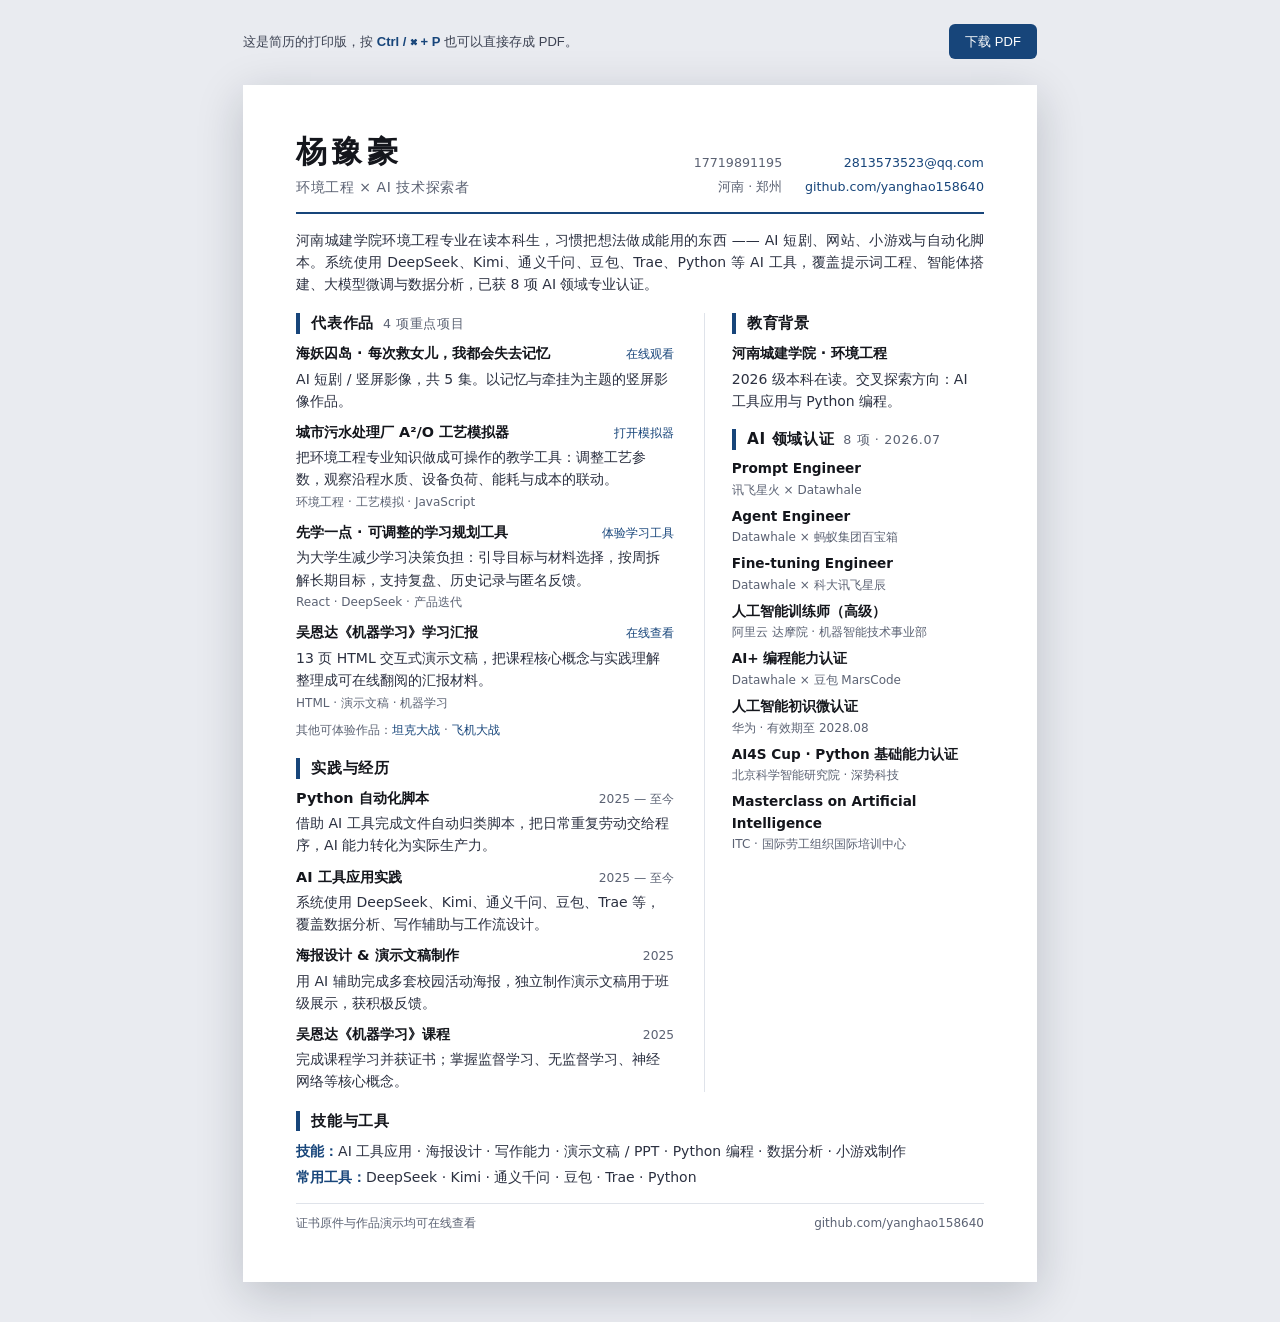
<file: resume.html>
<!DOCTYPE html><html lang="zh-CN"><head><meta charSet="utf-8"/><meta name="viewport" content="width=device-width, initial-scale=1"/><link rel="stylesheet" href="/_next/static/css/a0c5889d921ebb12.css" crossorigin="" data-precedence="next"/><link rel="stylesheet" href="/_next/static/css/7f926631c40b1fc6.css" crossorigin="" data-precedence="next"/><link rel="preload" as="script" fetchPriority="low" href="/_next/static/chunks/webpack-c749fea28279caac.js" crossorigin=""/><script src="/_next/static/chunks/fd9d1056-b5144a6fe19364f3.js" async="" crossorigin=""></script><script src="/_next/static/chunks/69-4e78664e7ee43995.js" async="" crossorigin=""></script><script src="/_next/static/chunks/main-app-9443ef548f4e2885.js" async="" crossorigin=""></script><script src="/_next/static/chunks/app/layout-c3557b0ddbd7c513.js" async=""></script><title>杨豫豪 · 简历</title><meta name="description" content="环境工程 × AI 技术探索者｜一页纸简历（可下载 PDF）"/><link rel="canonical" href="https://yanghao158640.github.io"/><meta property="og:title" content="杨豫豪 | AI 影像 × 创意工具 × 环境工程"/><meta property="og:description" content="杨豫豪的个人作品集：独立创作《海妖囚岛》五集 AI 短剧，开发污水处理工艺模拟器与「先学一点」学习工具。查看成品、创作过程与项目案例。"/><meta property="og:url" content="https://yanghao158640.github.io"/><meta property="og:site_name" content="杨豫豪 · 个人作品集"/><meta property="og:locale" content="zh_CN"/><meta property="og:image" content="https://yanghao158640.github.io/og-portfolio-202611.png"/><meta property="og:image:width" content="1200"/><meta property="og:image:height" content="630"/><meta property="og:image:alt" content="杨豫豪 · 让想象不止于想象 · AI 影像、创意工具与环境工程作品集"/><meta property="og:type" content="website"/><meta name="twitter:card" content="summary_large_image"/><meta name="twitter:title" content="杨豫豪 | AI 影像 × 创意工具 × 环境工程"/><meta name="twitter:description" content="杨豫豪的个人作品集：独立创作《海妖囚岛》五集 AI 短剧，开发污水处理工艺模拟器与「先学一点」学习工具。查看成品、创作过程与项目案例。"/><meta name="twitter:image" content="https://yanghao158640.github.io/og-portfolio-202611.png"/><link rel="icon" href="/icon.svg?8289f91110934ace" type="image/svg+xml" sizes="any"/><script src="/_next/static/chunks/polyfills-c67a75d1b6f99dc8.js" crossorigin="" noModule=""></script></head><body><script>!function(){try{var d=document.documentElement,c=d.classList;c.remove('light','dark');var e=localStorage.getItem('theme');if('system'===e||(!e&&false)){var t='(prefers-color-scheme: dark)',m=window.matchMedia(t);if(m.media!==t||m.matches){d.style.colorScheme = 'dark';c.add('dark')}else{d.style.colorScheme = 'light';c.add('light')}}else if(e){c.add(e|| '')}else{c.add('dark')}if(e==='light'||e==='dark'||!e)d.style.colorScheme=e||'dark'}catch(e){}}()</script><div class="rs-hint"><span>这是简历的打印版，按 <b>Ctrl / ⌘ + P</b> 也可以直接存成 PDF。</span><a class="rs-hint-btn" href="https://raw.githubusercontent.com/yanghao158640/yanghao158640.github.io/main/resume/yangyuhao-resume-2026-film.pdf" download="杨豫豪-简历.pdf">下载 PDF</a></div><div class="rs-page"><header class="rs-head"><div><h1 class="rs-name">杨豫豪</h1><p class="rs-role">环境工程 × AI 技术探索者</p></div><ul class="rs-contact"><li>17719891195</li><li><a href="mailto:2813573523@qq.com">2813573523@qq.com</a></li><li>河南 · 郑州</li><li><a href="https://github.com/yanghao158640">github.com/yanghao158640</a></li></ul></header><p class="rs-summary">河南城建学院环境工程专业在读本科生，习惯把想法做成能用的东西 —— AI 短剧、网站、小游戏与自动化脚本。系统使用 DeepSeek、Kimi、通义千问、豆包、Trae、Python 等 AI 工具，覆盖提示词工程、智能体搭建、大模型微调与数据分析，已获 8 项 AI 领域专业认证。</p><div class="rs-body"><div class="rs-main"><section class="rs-sec"><h2 class="rs-h2">代表作品<small>4<!-- --> 项重点项目</small></h2><ul class="rs-list"><li><div class="rs-item-head"><b>海妖囚岛<!-- --> · <!-- -->每次救女儿，我都会失去记忆</b><a href="https://yanghao158640.github.io/#films">在线观看</a></div><p class="rs-desc">AI 短剧 / 竖屏影像<!-- -->，共 <!-- -->5<!-- --> 集。以记忆与牵挂为主题的竖屏影像作品。</p></li><li><div class="rs-item-head"><b>城市污水处理厂 A²/O 工艺模拟器</b><a href="https://hsbx9017-dot.github.io/wwtp-simulator/">打开模拟器</a></div><p class="rs-desc">把环境工程专业知识做成可操作的教学工具：调整工艺参数，观察沿程水质、设备负荷、能耗与成本的联动。</p><p class="rs-tags">环境工程 · 工艺模拟 · JavaScript</p></li><li><div class="rs-item-head"><b>先学一点 · 可调整的学习规划工具</b><a href="https://hsbx9017-dot.github.io/xianxue-yidian/">体验学习工具</a></div><p class="rs-desc">为大学生减少学习决策负担：引导目标与材料选择，按周拆解长期目标，支持复盘、历史记录与匿名反馈。</p><p class="rs-tags">React · DeepSeek · 产品迭代</p></li><li><div class="rs-item-head"><b>吴恩达《机器学习》学习汇报</b><a href="https://yanghao158640.github.io/competition-bootcamp/ml-report/">在线查看</a></div><p class="rs-desc">13 页 HTML 交互式演示文稿，把课程核心概念与实践理解整理成可在线翻阅的汇报材料。</p><p class="rs-tags">HTML · 演示文稿 · 机器学习</p></li></ul><p class="rs-extra">其他可体验作品：<span><a href="https://yanghao158640.github.io/competition-bootcamp/tank-game.html">坦克大战</a></span><span> · <a href="https://yanghao158640.github.io/plane-game/">飞机大战</a></span></p></section><section class="rs-sec"><h2 class="rs-h2">实践与经历</h2><ul class="rs-list"><li><div class="rs-item-head"><b>Python 自动化脚本</b><i>2025 — 至今</i></div><p class="rs-desc">借助 AI 工具完成文件自动归类脚本，把日常重复劳动交给程序，AI 能力转化为实际生产力。</p></li><li><div class="rs-item-head"><b>AI 工具应用实践</b><i>2025 — 至今</i></div><p class="rs-desc">系统使用 DeepSeek、Kimi、通义千问、豆包、Trae 等，覆盖数据分析、写作辅助与工作流设计。</p></li><li><div class="rs-item-head"><b>海报设计 &amp; 演示文稿制作</b><i>2025</i></div><p class="rs-desc">用 AI 辅助完成多套校园活动海报，独立制作演示文稿用于班级展示，获积极反馈。</p></li><li><div class="rs-item-head"><b>吴恩达《机器学习》课程</b><i>2025</i></div><p class="rs-desc">完成课程学习并获证书；掌握监督学习、无监督学习、神经网络等核心概念。</p></li></ul></section></div><div class="rs-side"><section class="rs-sec"><h2 class="rs-h2">教育背景</h2><b class="rs-edu-name">河南城建学院<!-- --> · <!-- -->环境工程</b><p class="rs-desc">2026 级本科在读。交叉探索方向：AI 工具应用与 Python 编程。</p></section><section class="rs-sec"><h2 class="rs-h2">AI 领域认证<small>8<!-- --> 项 · <!-- -->2026.07</small></h2><ul class="rs-certs"><li><b class="rs-cert-name">Prompt Engineer</b><p class="rs-cert-i">讯飞星火 × Datawhale</p></li><li><b class="rs-cert-name">Agent Engineer</b><p class="rs-cert-i">Datawhale × 蚂蚁集团百宝箱</p></li><li><b class="rs-cert-name">Fine-tuning Engineer</b><p class="rs-cert-i">Datawhale × 科大讯飞星辰</p></li><li><b class="rs-cert-name">人工智能训练师（高级）</b><p class="rs-cert-i">阿里云 达摩院 · 机器智能技术事业部</p></li><li><b class="rs-cert-name">AI+ 编程能力认证</b><p class="rs-cert-i">Datawhale × 豆包 MarsCode</p></li><li><b class="rs-cert-name">人工智能初识微认证</b><p class="rs-cert-i">华为 · 有效期至 2028.08</p></li><li><b class="rs-cert-name">AI4S Cup · Python 基础能力认证</b><p class="rs-cert-i">北京科学智能研究院 · 深势科技</p></li><li><b class="rs-cert-name">Masterclass on Artificial Intelligence</b><p class="rs-cert-i">ITC · 国际劳工组织国际培训中心</p></li></ul></section></div></div><section class="rs-sec"><h2 class="rs-h2">技能与工具</h2><ul class="rs-rows"><li class="rs-row"><p><span class="rs-row-key">技能：</span>AI 工具应用 · 海报设计 · 写作能力 · 演示文稿 / PPT · Python 编程 · 数据分析 · 小游戏制作</p></li><li class="rs-row"><p><span class="rs-row-key">常用工具：</span>DeepSeek · Kimi · 通义千问 · 豆包 · Trae · Python</p></li></ul></section><footer class="rs-foot"><span>证书原件与作品演示均可在线查看</span><span>github.com/yanghao158640</span></footer></div><script src="/_next/static/chunks/webpack-c749fea28279caac.js" crossorigin="" async=""></script><script>(self.__next_f=self.__next_f||[]).push([0]);self.__next_f.push([2,null])</script><script>self.__next_f.push([1,"1:HL[\"/_next/static/css/a0c5889d921ebb12.css\",\"style\",{\"crossOrigin\":\"\"}]\n0:\"$L2\"\n"])</script><script>self.__next_f.push([1,"3:HL[\"/_next/static/css/7f926631c40b1fc6.css\",\"style\",{\"crossOrigin\":\"\"}]\n"])</script><script>self.__next_f.push([1,"4:I[7690,[],\"\"]\n6:I[5613,[],\"\"]\n7:I[1778,[],\"\"]\n8:I[7407,[\"185\",\"static/chunks/app/layout-c3557b0ddbd7c513.js\"],\"ThemeProvider\"]\na:I[8955,[],\"\"]\nb:[]\n"])</script><script>self.__next_f.push([1,"2:[[[\"$\",\"link\",\"0\",{\"rel\":\"stylesheet\",\"href\":\"/_next/static/css/a0c5889d921ebb12.css\",\"precedence\":\"next\",\"crossOrigin\":\"\"}]],[\"$\",\"$L4\",null,{\"buildId\":\"pcgH9bTFzRXlOq9ldlP5x\",\"assetPrefix\":\"\",\"initialCanonicalUrl\":\"/resume\",\"initialTree\":[\"\",{\"children\":[\"resume\",{\"children\":[\"__PAGE__\",{}]}]},\"$undefined\",\"$undefined\",true],\"initialSeedData\":[\"\",{\"children\":[\"resume\",{\"children\":[\"__PAGE__\",{},[\"$L5\",[[\"$\",\"div\",null,{\"className\":\"rs-hint\",\"children\":[[\"$\",\"span\",null,{\"children\":[\"这是简历的打印版，按 \",[\"$\",\"b\",null,{\"children\":\"Ctrl / ⌘ + P\"}],\" 也可以直接存成 PDF。\"]}],[\"$\",\"a\",null,{\"className\":\"rs-hint-btn\",\"href\":\"https://raw.githubusercontent.com/yanghao158640/yanghao158640.github.io/main/resume/yangyuhao-resume-2026-film.pdf\",\"download\":\"杨豫豪-简历.pdf\",\"children\":\"下载 PDF\"}]]}],[\"$\",\"div\",null,{\"className\":\"rs-page\",\"children\":[[\"$\",\"header\",null,{\"className\":\"rs-head\",\"children\":[[\"$\",\"div\",null,{\"children\":[[\"$\",\"h1\",null,{\"className\":\"rs-name\",\"children\":\"杨豫豪\"}],[\"$\",\"p\",null,{\"className\":\"rs-role\",\"children\":\"环境工程 × AI 技术探索者\"}]]}],[\"$\",\"ul\",null,{\"className\":\"rs-contact\",\"children\":[[\"$\",\"li\",null,{\"children\":\"17719891195\"}],[\"$\",\"li\",null,{\"children\":[\"$\",\"a\",null,{\"href\":\"mailto:2813573523@qq.com\",\"children\":\"2813573523@qq.com\"}]}],[\"$\",\"li\",null,{\"children\":\"河南 · 郑州\"}],[\"$\",\"li\",null,{\"children\":[\"$\",\"a\",null,{\"href\":\"https://github.com/yanghao158640\",\"children\":\"github.com/yanghao158640\"}]}]]}]]}],[\"$\",\"p\",null,{\"className\":\"rs-summary\",\"children\":\"河南城建学院环境工程专业在读本科生，习惯把想法做成能用的东西 —— AI 短剧、网站、小游戏与自动化脚本。系统使用 DeepSeek、Kimi、通义千问、豆包、Trae、Python 等 AI 工具，覆盖提示词工程、智能体搭建、大模型微调与数据分析，已获 8 项 AI 领域专业认证。\"}],[\"$\",\"div\",null,{\"className\":\"rs-body\",\"children\":[[\"$\",\"div\",null,{\"className\":\"rs-main\",\"children\":[[\"$\",\"section\",null,{\"className\":\"rs-sec\",\"children\":[[\"$\",\"h2\",null,{\"className\":\"rs-h2\",\"children\":[\"代表作品\",[\"$\",\"small\",null,{\"children\":[4,\" 项重点项目\"]}]]}],[\"$\",\"ul\",null,{\"className\":\"rs-list\",\"children\":[[\"$\",\"li\",null,{\"children\":[[\"$\",\"div\",null,{\"className\":\"rs-item-head\",\"children\":[[\"$\",\"b\",null,{\"children\":[\"海妖囚岛\",\" · \",\"每次救女儿，我都会失去记忆\"]}],[\"$\",\"a\",null,{\"href\":\"https://yanghao158640.github.io/#films\",\"children\":\"在线观看\"}]]}],[\"$\",\"p\",null,{\"className\":\"rs-desc\",\"children\":[\"AI 短剧 / 竖屏影像\",\"，共 \",5,\" 集。以记忆与牵挂为主题的竖屏影像作品。\"]}]]}],[[\"$\",\"li\",\"4\",{\"children\":[[\"$\",\"div\",null,{\"className\":\"rs-item-head\",\"children\":[[\"$\",\"b\",null,{\"children\":\"城市污水处理厂 A²/O 工艺模拟器\"}],[\"$\",\"a\",null,{\"href\":\"https://hsbx9017-dot.github.io/wwtp-simulator/\",\"children\":\"打开模拟器\"}]]}],[\"$\",\"p\",null,{\"className\":\"rs-desc\",\"children\":\"把环境工程专业知识做成可操作的教学工具：调整工艺参数，观察沿程水质、设备负荷、能耗与成本的联动。\"}],[\"$\",\"p\",null,{\"className\":\"rs-tags\",\"children\":\"环境工程 · 工艺模拟 · JavaScript\"}]]}],[\"$\",\"li\",\"5\",{\"children\":[[\"$\",\"div\",null,{\"className\":\"rs-item-head\",\"children\":[[\"$\",\"b\",null,{\"children\":\"先学一点 · 可调整的学习规划工具\"}],[\"$\",\"a\",null,{\"href\":\"https://hsbx9017-dot.github.io/xianxue-yidian/\",\"children\":\"体验学习工具\"}]]}],[\"$\",\"p\",null,{\"className\":\"rs-desc\",\"children\":\"为大学生减少学习决策负担：引导目标与材料选择，按周拆解长期目标，支持复盘、历史记录与匿名反馈。\"}],[\"$\",\"p\",null,{\"className\":\"rs-tags\",\"children\":\"React · DeepSeek · 产品迭代\"}]]}],[\"$\",\"li\",\"3\",{\"children\":[[\"$\",\"div\",null,{\"className\":\"rs-item-head\",\"children\":[[\"$\",\"b\",null,{\"children\":\"吴恩达《机器学习》学习汇报\"}],[\"$\",\"a\",null,{\"href\":\"https://yanghao158640.github.io/competition-bootcamp/ml-report/\",\"children\":\"在线查看\"}]]}],[\"$\",\"p\",null,{\"className\":\"rs-desc\",\"children\":\"13 页 HTML 交互式演示文稿，把课程核心概念与实践理解整理成可在线翻阅的汇报材料。\"}],[\"$\",\"p\",null,{\"className\":\"rs-tags\",\"children\":\"HTML · 演示文稿 · 机器学习\"}]]}]]]}],[\"$\",\"p\",null,{\"className\":\"rs-extra\",\"children\":[\"其他可体验作品：\",[[\"$\",\"span\",\"1\",{\"children\":[\"\",[\"$\",\"a\",null,{\"href\":\"https://yanghao158640.github.io/competition-bootcamp/tank-game.html\",\"children\":\"坦克大战\"}]]}],[\"$\",\"span\",\"2\",{\"children\":[\" · \",[\"$\",\"a\",null,{\"href\":\"https://yanghao158640.github.io/plane-game/\",\"children\":\"飞机大战\"}]]}]]]}]]}],[\"$\",\"section\",null,{\"className\":\"rs-sec\",\"children\":[[\"$\",\"h2\",null,{\"className\":\"rs-h2\",\"children\":\"实践与经历\"}],[\"$\",\"ul\",null,{\"className\":\"rs-list\",\"children\":[[\"$\",\"li\",\"1\",{\"children\":[[\"$\",\"div\",null,{\"className\":\"rs-item-head\",\"children\":[[\"$\",\"b\",null,{\"children\":\"Python 自动化脚本\"}],[\"$\",\"i\",null,{\"children\":\"2025 — 至今\"}]]}],[\"$\",\"p\",null,{\"className\":\"rs-desc\",\"children\":\"借助 AI 工具完成文件自动归类脚本，把日常重复劳动交给程序，AI 能力转化为实际生产力。\"}]]}],[\"$\",\"li\",\"2\",{\"children\":[[\"$\",\"div\",null,{\"className\":\"rs-item-head\",\"children\":[[\"$\",\"b\",null,{\"children\":\"AI 工具应用实践\"}],[\"$\",\"i\",null,{\"children\":\"2025 — 至今\"}]]}],[\"$\",\"p\",null,{\"className\":\"rs-desc\",\"children\":\"系统使用 DeepSeek、Kimi、通义千问、豆包、Trae 等，覆盖数据分析、写作辅助与工作流设计。\"}]]}],[\"$\",\"li\",\"3\",{\"children\":[[\"$\",\"div\",null,{\"className\":\"rs-item-head\",\"children\":[[\"$\",\"b\",null,{\"children\":\"海报设计 \u0026 演示文稿制作\"}],[\"$\",\"i\",null,{\"children\":\"2025\"}]]}],[\"$\",\"p\",null,{\"className\":\"rs-desc\",\"children\":\"用 AI 辅助完成多套校园活动海报，独立制作演示文稿用于班级展示，获积极反馈。\"}]]}],[\"$\",\"li\",\"4\",{\"children\":[[\"$\",\"div\",null,{\"className\":\"rs-item-head\",\"children\":[[\"$\",\"b\",null,{\"children\":\"吴恩达《机器学习》课程\"}],[\"$\",\"i\",null,{\"children\":\"2025\"}]]}],[\"$\",\"p\",null,{\"className\":\"rs-desc\",\"children\":\"完成课程学习并获证书；掌握监督学习、无监督学习、神经网络等核心概念。\"}]]}]]}]]}]]}],[\"$\",\"div\",null,{\"className\":\"rs-side\",\"children\":[[\"$\",\"section\",null,{\"className\":\"rs-sec\",\"children\":[[\"$\",\"h2\",null,{\"className\":\"rs-h2\",\"children\":\"教育背景\"}],[\"$\",\"b\",null,{\"className\":\"rs-edu-name\",\"children\":[\"河南城建学院\",\" · \",\"环境工程\"]}],[\"$\",\"p\",null,{\"className\":\"rs-desc\",\"children\":\"2026 级本科在读。交叉探索方向：AI 工具应用与 Python 编程。\"}]]}],[\"$\",\"section\",null,{\"className\":\"rs-sec\",\"children\":[[\"$\",\"h2\",null,{\"className\":\"rs-h2\",\"children\":[\"AI 领域认证\",[\"$\",\"small\",null,{\"children\":[8,\" 项 · \",\"2026.07\"]}]]}],[\"$\",\"ul\",null,{\"className\":\"rs-certs\",\"children\":[[\"$\",\"li\",\"1\",{\"children\":[[\"$\",\"b\",null,{\"className\":\"rs-cert-name\",\"children\":\"Prompt Engineer\"}],[\"$\",\"p\",null,{\"className\":\"rs-cert-i\",\"children\":\"讯飞星火 × Datawhale\"}]]}],[\"$\",\"li\",\"2\",{\"children\":[[\"$\",\"b\",null,{\"className\":\"rs-cert-name\",\"children\":\"Agent Engineer\"}],[\"$\",\"p\",null,{\"className\":\"rs-cert-i\",\"children\":\"Datawhale × 蚂蚁集团百宝箱\"}]]}],[\"$\",\"li\",\"3\",{\"children\":[[\"$\",\"b\",null,{\"className\":\"rs-cert-name\",\"children\":\"Fine-tuning Engineer\"}],[\"$\",\"p\",null,{\"className\":\"rs-cert-i\",\"children\":\"Datawhale × 科大讯飞星辰\"}]]}],[\"$\",\"li\",\"4\",{\"children\":[[\"$\",\"b\",null,{\"className\":\"rs-cert-name\",\"children\":\"人工智能训练师（高级）\"}],[\"$\",\"p\",null,{\"className\":\"rs-cert-i\",\"children\":\"阿里云 达摩院 · 机器智能技术事业部\"}]]}],[\"$\",\"li\",\"5\",{\"children\":[[\"$\",\"b\",null,{\"className\":\"rs-cert-name\",\"children\":\"AI+ 编程能力认证\"}],[\"$\",\"p\",null,{\"className\":\"rs-cert-i\",\"children\":\"Datawhale × 豆包 MarsCode\"}]]}],[\"$\",\"li\",\"6\",{\"children\":[[\"$\",\"b\",null,{\"className\":\"rs-cert-name\",\"children\":\"人工智能初识微认证\"}],[\"$\",\"p\",null,{\"className\":\"rs-cert-i\",\"children\":\"华为 · 有效期至 2028.08\"}]]}],[\"$\",\"li\",\"7\",{\"children\":[[\"$\",\"b\",null,{\"className\":\"rs-cert-name\",\"children\":\"AI4S Cup · Python 基础能力认证\"}],[\"$\",\"p\",null,{\"className\":\"rs-cert-i\",\"children\":\"北京科学智能研究院 · 深势科技\"}]]}],[\"$\",\"li\",\"8\",{\"children\":[[\"$\",\"b\",null,{\"className\":\"rs-cert-name\",\"children\":\"Masterclass on Artificial Intelligence\"}],[\"$\",\"p\",null,{\"className\":\"rs-cert-i\",\"children\":\"ITC · 国际劳工组织国际培训中心\"}]]}]]}]]}]]}]]}],[\"$\",\"section\",null,{\"className\":\"rs-sec\",\"children\":[[\"$\",\"h2\",null,{\"className\":\"rs-h2\",\"children\":\"技能与工具\"}],[\"$\",\"ul\",null,{\"className\":\"rs-rows\",\"children\":[[\"$\",\"li\",null,{\"className\":\"rs-row\",\"children\":[\"$\",\"p\",null,{\"children\":[[\"$\",\"span\",null,{\"className\":\"rs-row-key\",\"children\":\"技能：\"}],\"AI 工具应用 · 海报设计 · 写作能力 · 演示文稿 / PPT · Python 编程 · 数据分析 · 小游戏制作\"]}]}],[\"$\",\"li\",null,{\"className\":\"rs-row\",\"children\":[\"$\",\"p\",null,{\"children\":[[\"$\",\"span\",null,{\"className\":\"rs-row-key\",\"children\":\"常用工具：\"}],\"DeepSeek · Kimi · 通义千问 · 豆包 · Trae · Python\"]}]}]]}]]}],[\"$\",\"footer\",null,{\"className\":\"rs-foot\",\"children\":[[\"$\",\"span\",null,{\"children\":\"证书原件与作品演示均可在线查看\"}],[\"$\",\"span\",null,{\"children\":\"github.com/yanghao158640\"}]]}]]}]],null]]},[\"$\",\"$L6\",null,{\"parallelRouterKey\":\"children\",\"segmentPath\":[\"children\",\"resume\",\"children\"],\"loading\":\"$undefined\",\"loadingStyles\":\"$undefined\",\"loadingScripts\":\"$undefined\",\"hasLoading\":false,\"error\":\"$undefined\",\"errorStyles\":\"$undefined\",\"errorScripts\":\"$undefined\",\"template\":[\"$\",\"$L7\",null,{}],\"templateStyles\":\"$undefined\",\"templateScripts\":\"$undefined\",\"notFound\":\"$undefined\",\"notFoundStyles\":\"$undefined\",\"styles\":[[\"$\",\"link\",\"0\",{\"rel\":\"stylesheet\",\"href\":\"/_next/static/css/7f926631c40b1fc6.css\",\"precedence\":\"next\",\"crossOrigin\":\"\"}]]}]]},[null,[\"$\",\"html\",null,{\"lang\":\"zh-CN\",\"suppressHydrationWarning\":true,\"children\":[\"$\",\"body\",null,{\"children\":[\"$\",\"$L8\",null,{\"attribute\":\"class\",\"defaultTheme\":\"dark\",\"enableSystem\":true,\"disableTransitionOnChange\":true,\"children\":[\"$\",\"$L6\",null,{\"parallelRouterKey\":\"children\",\"segmentPath\":[\"children\"],\"loading\":\"$undefined\",\"loadingStyles\":\"$undefined\",\"loadingScripts\":\"$undefined\",\"hasLoading\":false,\"error\":\"$undefined\",\"errorStyles\":\"$undefined\",\"errorScripts\":\"$undefined\",\"template\":[\"$\",\"$L7\",null,{}],\"templateStyles\":\"$undefined\",\"templateScripts\":\"$undefined\",\"notFound\":[[\"$\",\"title\",null,{\"children\":\"404: This page could not be found.\"}],[\"$\",\"div\",null,{\"style\":{\"fontFamily\":\"system-ui,\\\"Segoe UI\\\",Roboto,Helvetica,Arial,sans-serif,\\\"Apple Color Emoji\\\",\\\"Segoe UI Emoji\\\"\",\"height\":\"100vh\",\"textAlign\":\"center\",\"display\":\"flex\",\"flexDirection\":\"column\",\"alignItems\":\"center\",\"justifyContent\":\"center\"},\"children\":[\"$\",\"div\",null,{\"children\":[[\"$\",\"style\",null,{\"dangerouslySetInnerHTML\":{\"__html\":\"body{color:#000;background:#fff;margin:0}.next-error-h1{border-right:1px solid rgba(0,0,0,.3)}@media (prefers-color-scheme:dark){body{color:#fff;background:#000}.next-error-h1{border-right:1px solid rgba(255,255,255,.3)}}\"}}],[\"$\",\"h1\",null,{\"className\":\"next-error-h1\",\"style\":{\"display\":\"inline-block\",\"margin\":\"0 20px 0 0\",\"padding\":\"0 23px 0 0\",\"fontSize\":24,\"fontWeight\":500,\"verticalAlign\":\"top\",\"lineHeight\":\"49px\"},\"children\":\"404\"}],[\"$\",\"div\",null,{\"style\":{\"display\":\"inline-block\"},\"children\":[\"$\",\"h2\",null,{\"style\":{\"fontSize\":14,\"fontWeight\":400,\"lineHeight\":\"49px\",\"margin\":0},\"children\":\"This page could not be found.\"}]}]]}]}]],\"notFoundStyles\":[],\"styles\":null}]}]}]}],null]],\"initialHead\":[false,\"$L9\"],\"globalErrorComponent\":\"$a\",\"missingSlots\":\"$Wb\"}]]\n"])</script><script>self.__next_f.push([1,"9:[[\"$\",\"meta\",\"0\",{\"name\":\"viewport\",\"content\":\"width=device-width, initial-scale=1\"}],[\"$\",\"meta\",\"1\",{\"charSet\":\"utf-8\"}],[\"$\",\"title\",\"2\",{\"children\":\"杨豫豪 · 简历\"}],[\"$\",\"meta\",\"3\",{\"name\":\"description\",\"content\":\"环境工程 × AI 技术探索者｜一页纸简历（可下载 PDF）\"}],[\"$\",\"link\",\"4\",{\"rel\":\"canonical\",\"href\":\"https://yanghao158640.github.io\"}],[\"$\",\"meta\",\"5\",{\"property\":\"og:title\",\"content\":\"杨豫豪 | AI 影像 × 创意工具 × 环境工程\"}],[\"$\",\"meta\",\"6\",{\"property\":\"og:description\",\"content\":\"杨豫豪的个人作品集：独立创作《海妖囚岛》五集 AI 短剧，开发污水处理工艺模拟器与「先学一点」学习工具。查看成品、创作过程与项目案例。\"}],[\"$\",\"meta\",\"7\",{\"property\":\"og:url\",\"content\":\"https://yanghao158640.github.io\"}],[\"$\",\"meta\",\"8\",{\"property\":\"og:site_name\",\"content\":\"杨豫豪 · 个人作品集\"}],[\"$\",\"meta\",\"9\",{\"property\":\"og:locale\",\"content\":\"zh_CN\"}],[\"$\",\"meta\",\"10\",{\"property\":\"og:image\",\"content\":\"https://yanghao158640.github.io/og-portfolio-202611.png\"}],[\"$\",\"meta\",\"11\",{\"property\":\"og:image:width\",\"content\":\"1200\"}],[\"$\",\"meta\",\"12\",{\"property\":\"og:image:height\",\"content\":\"630\"}],[\"$\",\"meta\",\"13\",{\"property\":\"og:image:alt\",\"content\":\"杨豫豪 · 让想象不止于想象 · AI 影像、创意工具与环境工程作品集\"}],[\"$\",\"meta\",\"14\",{\"property\":\"og:type\",\"content\":\"website\"}],[\"$\",\"meta\",\"15\",{\"name\":\"twitter:card\",\"content\":\"summary_large_image\"}],[\"$\",\"meta\",\"16\",{\"name\":\"twitter:title\",\"content\":\"杨豫豪 | AI 影像 × 创意工具 × 环境工程\"}],[\"$\",\"meta\",\"17\",{\"name\":\"twitter:description\",\"content\":\"杨豫豪的个人作品集：独立创作《海妖囚岛》五集 AI 短剧，开发污水处理工艺模拟器与「先学一点」学习工具。查看成品、创作过程与项目案例。\"}],[\"$\",\"meta\",\"18\",{\"name\":\"twitter:image\",\"content\":\"https://yanghao158640.github.io/og-portfolio-202611.png\"}],[\"$\",\"link\",\"19\",{\"rel\":\"icon\",\"href\":\"/icon.svg?8289f91110934ace\",\"type\":\"image/svg+xml\",\"sizes\":\"any\"}]]\n"])</script><script>self.__next_f.push([1,"5:null\n"])</script><script>self.__next_f.push([1,""])</script></body></html>
</file>
<file: _next/static/css/a0c5889d921ebb12.css>
html.lenis,html.lenis body{height:auto}.lenis:not(.lenis-autoToggle).lenis-stopped{overflow:clip}.lenis [data-lenis-prevent-touch],.lenis [data-lenis-prevent-wheel],.lenis [data-lenis-prevent]{overscroll-behavior:contain}.lenis.lenis-smooth iframe{pointer-events:none}.lenis.lenis-autoToggle{transition-property:overflow;transition-duration:1ms;transition-behavior:allow-discrete}

/*
! tailwindcss v3.4.3 | MIT License | https://tailwindcss.com
*/*,:after,:before{box-sizing:border-box;border:0 solid #e5e7eb}:after,:before{--tw-content:""}:host,html{line-height:1.5;-webkit-text-size-adjust:100%;-moz-tab-size:4;-o-tab-size:4;tab-size:4;font-family:ui-sans-serif,system-ui,sans-serif,Apple Color Emoji,Segoe UI Emoji,Segoe UI Symbol,Noto Color Emoji;font-feature-settings:normal;font-variation-settings:normal;-webkit-tap-highlight-color:transparent}body{line-height:inherit}hr{height:0;color:inherit;border-top-width:1px}abbr:where([title]){-webkit-text-decoration:underline dotted;text-decoration:underline dotted}h1,h2,h3,h4,h5,h6{font-size:inherit;font-weight:inherit}a{text-decoration:inherit}b,strong{font-weight:bolder}code,kbd,pre,samp{font-family:ui-monospace,SFMono-Regular,Menlo,Monaco,Consolas,Liberation Mono,Courier New,monospace;font-feature-settings:normal;font-variation-settings:normal;font-size:1em}small{font-size:80%}sub,sup{font-size:75%;line-height:0;position:relative;vertical-align:baseline}sub{bottom:-.25em}sup{top:-.5em}table{text-indent:0;border-color:inherit;border-collapse:collapse}button,input,optgroup,select,textarea{font-family:inherit;font-feature-settings:inherit;font-variation-settings:inherit;font-size:100%;font-weight:inherit;line-height:inherit;letter-spacing:inherit;color:inherit;margin:0;padding:0}button,select{text-transform:none}button,input:where([type=button]),input:where([type=reset]),input:where([type=submit]){-webkit-appearance:button;background-color:transparent;background-image:none}:-moz-focusring{outline:auto}:-moz-ui-invalid{box-shadow:none}progress{vertical-align:baseline}::-webkit-inner-spin-button,::-webkit-outer-spin-button{height:auto}[type=search]{-webkit-appearance:textfield;outline-offset:-2px}::-webkit-search-decoration{-webkit-appearance:none}::-webkit-file-upload-button{-webkit-appearance:button;font:inherit}summary{display:list-item}blockquote,dd,dl,figure,h1,h2,h3,h4,h5,h6,hr,p,pre{margin:0}fieldset{margin:0}fieldset,legend{padding:0}menu,ol,ul{list-style:none;margin:0;padding:0}dialog{padding:0}textarea{resize:vertical}input::-moz-placeholder,textarea::-moz-placeholder{opacity:1;color:#9ca3af}input::placeholder,textarea::placeholder{opacity:1;color:#9ca3af}[role=button],button{cursor:pointer}:disabled{cursor:default}audio,canvas,embed,iframe,img,object,svg,video{display:block;vertical-align:middle}img,video{height:auto}[hidden]{display:none}:root{--inherit:inherit;--current:currentColor;--transparent:transparent;--black-100:#000319;--black-200:rgba(17,25,40,.75);--black-300:hsla(0,0%,100%,.125);--black:#000;--white-100:#bec1dd;--white-200:#c1c2d3;--white:#fff;--slate-50:#f8fafc;--slate-100:#f1f5f9;--slate-200:#e2e8f0;--slate-300:#cbd5e1;--slate-400:#94a3b8;--slate-500:#64748b;--slate-600:#475569;--slate-700:#334155;--slate-800:#1e293b;--slate-900:#0f172a;--slate-950:#020617;--gray-50:#f9fafb;--gray-100:#f3f4f6;--gray-200:#e5e7eb;--gray-300:#d1d5db;--gray-400:#9ca3af;--gray-500:#6b7280;--gray-600:#4b5563;--gray-700:#374151;--gray-800:#1f2937;--gray-900:#111827;--gray-950:#030712;--zinc-50:#fafafa;--zinc-100:#f4f4f5;--zinc-200:#e4e4e7;--zinc-300:#d4d4d8;--zinc-400:#a1a1aa;--zinc-500:#71717a;--zinc-600:#52525b;--zinc-700:#3f3f46;--zinc-800:#27272a;--zinc-900:#18181b;--zinc-950:#09090b;--neutral-50:#fafafa;--neutral-100:#f5f5f5;--neutral-200:#e5e5e5;--neutral-300:#d4d4d4;--neutral-400:#a3a3a3;--neutral-500:#737373;--neutral-600:#525252;--neutral-700:#404040;--neutral-800:#262626;--neutral-900:#171717;--neutral-950:#0a0a0a;--stone-50:#fafaf9;--stone-100:#f5f5f4;--stone-200:#e7e5e4;--stone-300:#d6d3d1;--stone-400:#a8a29e;--stone-500:#78716c;--stone-600:#57534e;--stone-700:#44403c;--stone-800:#292524;--stone-900:#1c1917;--stone-950:#0c0a09;--red-50:#fef2f2;--red-100:#fee2e2;--red-200:#fecaca;--red-300:#fca5a5;--red-400:#f87171;--red-500:#ef4444;--red-600:#dc2626;--red-700:#b91c1c;--red-800:#991b1b;--red-900:#7f1d1d;--red-950:#450a0a;--orange-50:#fff7ed;--orange-100:#ffedd5;--orange-200:#fed7aa;--orange-300:#fdba74;--orange-400:#fb923c;--orange-500:#f97316;--orange-600:#ea580c;--orange-700:#c2410c;--orange-800:#9a3412;--orange-900:#7c2d12;--orange-950:#431407;--amber-50:#fffbeb;--amber-100:#fef3c7;--amber-200:#fde68a;--amber-300:#fcd34d;--amber-400:#fbbf24;--amber-500:#f59e0b;--amber-600:#d97706;--amber-700:#b45309;--amber-800:#92400e;--amber-900:#78350f;--amber-950:#451a03;--yellow-50:#fefce8;--yellow-100:#fef9c3;--yellow-200:#fef08a;--yellow-300:#fde047;--yellow-400:#facc15;--yellow-500:#eab308;--yellow-600:#ca8a04;--yellow-700:#a16207;--yellow-800:#854d0e;--yellow-900:#713f12;--yellow-950:#422006;--lime-50:#f7fee7;--lime-100:#ecfccb;--lime-200:#d9f99d;--lime-300:#bef264;--lime-400:#a3e635;--lime-500:#84cc16;--lime-600:#65a30d;--lime-700:#4d7c0f;--lime-800:#3f6212;--lime-900:#365314;--lime-950:#1a2e05;--green-50:#f0fdf4;--green-100:#dcfce7;--green-200:#bbf7d0;--green-300:#86efac;--green-400:#4ade80;--green-500:#22c55e;--green-600:#16a34a;--green-700:#15803d;--green-800:#166534;--green-900:#14532d;--green-950:#052e16;--emerald-50:#ecfdf5;--emerald-100:#d1fae5;--emerald-200:#a7f3d0;--emerald-300:#6ee7b7;--emerald-400:#34d399;--emerald-500:#10b981;--emerald-600:#059669;--emerald-700:#047857;--emerald-800:#065f46;--emerald-900:#064e3b;--emerald-950:#022c22;--teal-50:#f0fdfa;--teal-100:#ccfbf1;--teal-200:#99f6e4;--teal-300:#5eead4;--teal-400:#2dd4bf;--teal-500:#14b8a6;--teal-600:#0d9488;--teal-700:#0f766e;--teal-800:#115e59;--teal-900:#134e4a;--teal-950:#042f2e;--cyan-50:#ecfeff;--cyan-100:#cffafe;--cyan-200:#a5f3fc;--cyan-300:#67e8f9;--cyan-400:#22d3ee;--cyan-500:#06b6d4;--cyan-600:#0891b2;--cyan-700:#0e7490;--cyan-800:#155e75;--cyan-900:#164e63;--cyan-950:#083344;--sky-50:#f0f9ff;--sky-100:#e0f2fe;--sky-200:#bae6fd;--sky-300:#7dd3fc;--sky-400:#38bdf8;--sky-500:#0ea5e9;--sky-600:#0284c7;--sky-700:#0369a1;--sky-800:#075985;--sky-900:#0c4a6e;--sky-950:#082f49;--blue-50:#eff6ff;--blue-100:#e4ecff;--blue-200:#bfdbfe;--blue-300:#93c5fd;--blue-400:#60a5fa;--blue-500:#3b82f6;--blue-600:#2563eb;--blue-700:#1d4ed8;--blue-800:#1e40af;--blue-900:#1e3a8a;--blue-950:#172554;--indigo-50:#eef2ff;--indigo-100:#e0e7ff;--indigo-200:#c7d2fe;--indigo-300:#a5b4fc;--indigo-400:#818cf8;--indigo-500:#6366f1;--indigo-600:#4f46e5;--indigo-700:#4338ca;--indigo-800:#3730a3;--indigo-900:#312e81;--indigo-950:#1e1b4b;--violet-50:#f5f3ff;--violet-100:#ede9fe;--violet-200:#ddd6fe;--violet-300:#c4b5fd;--violet-400:#a78bfa;--violet-500:#8b5cf6;--violet-600:#7c3aed;--violet-700:#6d28d9;--violet-800:#5b21b6;--violet-900:#4c1d95;--violet-950:#2e1065;--purple:#cbacf9;--fuchsia-50:#fdf4ff;--fuchsia-100:#fae8ff;--fuchsia-200:#f5d0fe;--fuchsia-300:#f0abfc;--fuchsia-400:#e879f9;--fuchsia-500:#d946ef;--fuchsia-600:#c026d3;--fuchsia-700:#a21caf;--fuchsia-800:#86198f;--fuchsia-900:#701a75;--fuchsia-950:#4a044e;--pink-50:#fdf2f8;--pink-100:#fce7f3;--pink-200:#fbcfe8;--pink-300:#f9a8d4;--pink-400:#f472b6;--pink-500:#ec4899;--pink-600:#db2777;--pink-700:#be185d;--pink-800:#9d174d;--pink-900:#831843;--pink-950:#500724;--rose-50:#fff1f2;--rose-100:#ffe4e6;--rose-200:#fecdd3;--rose-300:#fda4af;--rose-400:#fb7185;--rose-500:#f43f5e;--rose-600:#e11d48;--rose-700:#be123c;--rose-800:#9f1239;--rose-900:#881337;--rose-950:#4c0519;--border:hsl(var(--border));--input:hsl(var(--input));--ring:hsl(var(--ring));--background:hsl(var(--background));--foreground:hsl(var(--foreground));--primary:hsl(var(--primary));--primary-foreground:hsl(var(--primary-foreground));--secondary:hsl(var(--secondary));--secondary-foreground:hsl(var(--secondary-foreground));--destructive:hsl(var(--destructive));--destructive-foreground:hsl(var(--destructive-foreground));--muted:hsl(var(--muted));--muted-foreground:hsl(var(--muted-foreground));--accent:hsl(var(--accent));--accent-foreground:hsl(var(--accent-foreground));--popover:hsl(var(--popover));--popover-foreground:hsl(var(--popover-foreground));--card:hsl(var(--card));--card-foreground:hsl(var(--card-foreground))}*,:after,:before{--tw-border-spacing-x:0;--tw-border-spacing-y:0;--tw-translate-x:0;--tw-translate-y:0;--tw-rotate:0;--tw-skew-x:0;--tw-skew-y:0;--tw-scale-x:1;--tw-scale-y:1;--tw-pan-x: ;--tw-pan-y: ;--tw-pinch-zoom: ;--tw-scroll-snap-strictness:proximity;--tw-gradient-from-position: ;--tw-gradient-via-position: ;--tw-gradient-to-position: ;--tw-ordinal: ;--tw-slashed-zero: ;--tw-numeric-figure: ;--tw-numeric-spacing: ;--tw-numeric-fraction: ;--tw-ring-inset: ;--tw-ring-offset-width:0px;--tw-ring-offset-color:#fff;--tw-ring-color:rgba(59,130,246,.5);--tw-ring-offset-shadow:0 0 #0000;--tw-ring-shadow:0 0 #0000;--tw-shadow:0 0 #0000;--tw-shadow-colored:0 0 #0000;--tw-blur: ;--tw-brightness: ;--tw-contrast: ;--tw-grayscale: ;--tw-hue-rotate: ;--tw-invert: ;--tw-saturate: ;--tw-sepia: ;--tw-drop-shadow: ;--tw-backdrop-blur: ;--tw-backdrop-brightness: ;--tw-backdrop-contrast: ;--tw-backdrop-grayscale: ;--tw-backdrop-hue-rotate: ;--tw-backdrop-invert: ;--tw-backdrop-opacity: ;--tw-backdrop-saturate: ;--tw-backdrop-sepia: ;--tw-contain-size: ;--tw-contain-layout: ;--tw-contain-paint: ;--tw-contain-style: }::backdrop{--tw-border-spacing-x:0;--tw-border-spacing-y:0;--tw-translate-x:0;--tw-translate-y:0;--tw-rotate:0;--tw-skew-x:0;--tw-skew-y:0;--tw-scale-x:1;--tw-scale-y:1;--tw-pan-x: ;--tw-pan-y: ;--tw-pinch-zoom: ;--tw-scroll-snap-strictness:proximity;--tw-gradient-from-position: ;--tw-gradient-via-position: ;--tw-gradient-to-position: ;--tw-ordinal: ;--tw-slashed-zero: ;--tw-numeric-figure: ;--tw-numeric-spacing: ;--tw-numeric-fraction: ;--tw-ring-inset: ;--tw-ring-offset-width:0px;--tw-ring-offset-color:#fff;--tw-ring-color:rgba(59,130,246,.5);--tw-ring-offset-shadow:0 0 #0000;--tw-ring-shadow:0 0 #0000;--tw-shadow:0 0 #0000;--tw-shadow-colored:0 0 #0000;--tw-blur: ;--tw-brightness: ;--tw-contrast: ;--tw-grayscale: ;--tw-hue-rotate: ;--tw-invert: ;--tw-saturate: ;--tw-sepia: ;--tw-drop-shadow: ;--tw-backdrop-blur: ;--tw-backdrop-brightness: ;--tw-backdrop-contrast: ;--tw-backdrop-grayscale: ;--tw-backdrop-hue-rotate: ;--tw-backdrop-invert: ;--tw-backdrop-opacity: ;--tw-backdrop-saturate: ;--tw-backdrop-sepia: ;--tw-contain-size: ;--tw-contain-layout: ;--tw-contain-paint: ;--tw-contain-style: }.sr-only{border-width:0}.pointer-events-none{pointer-events:none}.visible{visibility:visible}.static{position:static}.fixed{position:fixed}.absolute{position:absolute}.relative{position:relative}.inset-0{inset:0}.inset-x-0{left:0;right:0}.-bottom-px{bottom:-1px}.bottom-5{bottom:1.25rem}.right-5{right:1.25rem}.top-10{top:2.5rem}.z-0{z-index:0}.z-10{z-index:10}.z-20{z-index:20}.z-\[4000\]{z-index:4000}.z-\[5000\]{z-index:5000}.mx-auto{margin-left:auto;margin-right:auto}.mb-1{margin-bottom:.25rem}.mb-1\.5{margin-bottom:.375rem}.me-1{margin-inline-end:.25rem}.me-1\.5{margin-inline-end:.375rem}.ms-1{margin-inline-start:.25rem}.ms-1\.5{margin-inline-start:.375rem}.ms-2{margin-inline-start:.5rem}.mt-0{margin-top:0}.mt-0\.5{margin-top:.125rem}.mt-1{margin-top:.25rem}.mt-1\.5{margin-top:.375rem}.mt-2{margin-top:.5rem}.mt-3{margin-top:.75rem}.mt-4{margin-top:1rem}.mt-5{margin-top:1.25rem}.mt-6{margin-top:1.5rem}.mt-auto{margin-top:auto}.line-clamp-1{-webkit-line-clamp:1}.line-clamp-1,.line-clamp-2{overflow:hidden;display:-webkit-box;-webkit-box-orient:vertical}.line-clamp-2{-webkit-line-clamp:2}.line-clamp-3{overflow:hidden;display:-webkit-box;-webkit-box-orient:vertical;-webkit-line-clamp:3}.block{display:block}.flex{display:flex}.inline-flex{display:inline-flex}.grid{display:grid}.hidden{display:none}.aspect-\[10\/7\]{aspect-ratio:10/7}.aspect-\[16\/10\]{aspect-ratio:16/10}.h-10{height:2.5rem}.h-11{height:2.75rem}.h-12{height:3rem}.h-2{height:.5rem}.h-2\.5{height:.625rem}.h-\[260px\]{height:260px}.h-full{height:100%}.h-px{height:1px}.min-h-0{min-height:0}.w-1\/2{width:50%}.w-10{width:2.5rem}.w-full{width:100%}.min-w-0{min-width:0}.max-w-\[240px\]{max-width:240px}.max-w-\[42rem\]{max-width:42rem}.max-w-\[46rem\]{max-width:46rem}.max-w-\[520px\]{max-width:520px}.max-w-fit{max-width:-moz-fit-content;max-width:fit-content}.flex-1{flex:1 1 0%}.flex-\[1\.35\]{flex:1.35}.flex-\[1\.3\]{flex:1.3}.flex-auto{flex:1 1 auto}.flex-none{flex:none}.shrink-0{flex-shrink:0}.transform{transform:translate(var(--tw-translate-x),var(--tw-translate-y)) rotate(var(--tw-rotate)) skewX(var(--tw-skew-x)) skewY(var(--tw-skew-y)) scaleX(var(--tw-scale-x)) scaleY(var(--tw-scale-y))}.\!cursor-pointer{cursor:pointer!important}.cursor-pointer{cursor:pointer}.resize{resize:both}.auto-rows-fr{grid-auto-rows:minmax(0,1fr)}.grid-cols-1{grid-template-columns:repeat(1,minmax(0,1fr))}.grid-cols-2{grid-template-columns:repeat(2,minmax(0,1fr))}.flex-col{flex-direction:column}.flex-wrap{flex-wrap:wrap}.items-start{align-items:flex-start}.items-center{align-items:center}.items-baseline{align-items:baseline}.justify-center{justify-content:center}.justify-between{justify-content:space-between}.gap-1{gap:.25rem}.gap-1\.5{gap:.375rem}.gap-2{gap:.5rem}.gap-3{gap:.75rem}.gap-4{gap:1rem}.gap-5{gap:1.25rem}.gap-6{gap:1.5rem}.gap-x-3{-moz-column-gap:.75rem;column-gap:.75rem}.gap-x-8{-moz-column-gap:2rem;column-gap:2rem}.gap-y-2{row-gap:.5rem}.gap-y-3{row-gap:.75rem}.gap-y-5{row-gap:1.25rem}.space-x-1>:not([hidden])~:not([hidden]){--tw-space-x-reverse:0;margin-right:calc(.25rem * var(--tw-space-x-reverse));margin-left:calc(.25rem * calc(1 - var(--tw-space-x-reverse)))}.space-x-3>:not([hidden])~:not([hidden]){--tw-space-x-reverse:0;margin-right:calc(.75rem * var(--tw-space-x-reverse));margin-left:calc(.75rem * calc(1 - var(--tw-space-x-reverse)))}.overflow-hidden{overflow:hidden}.overflow-x-auto{overflow-x:auto}.whitespace-nowrap{white-space:nowrap}.rounded{border-radius:.25rem}.rounded-\[10px\]{border-radius:10px}.rounded-\[2px\]{border-radius:2px}.rounded-\[4px\]{border-radius:4px}.rounded-\[5px\]{border-radius:5px}.rounded-full{border-radius:9999px}.rounded-lg{border-radius:var(--radius)}.border{border-width:1px}.border-2{border-width:2px}.border-t-2{border-top-width:2px}.border-black\/50{border-color:rgba(0,0,0,.5)}.border-black\/60{border-color:rgba(0,0,0,.6)}.border-black\/70{border-color:rgba(0,0,0,.7)}.border-neutral-200{--tw-border-opacity:1;border-color:rgb(229 229 229/var(--tw-border-opacity))}.border-transparent{border-color:transparent}.border-white\/15{border-color:hsla(0,0%,100%,.15)}.border-white\/25{border-color:hsla(0,0%,100%,.25)}.bg-\[\#060b23\]{--tw-bg-opacity:1;background-color:rgb(6 11 35/var(--tw-bg-opacity))}.bg-\[\#10143a\]{--tw-bg-opacity:1;background-color:rgb(16 20 58/var(--tw-bg-opacity))}.bg-black\/40{background-color:rgba(0,0,0,.4)}.bg-black\/50{background-color:rgba(0,0,0,.5)}.bg-black\/55{background-color:rgba(0,0,0,.55)}.bg-black\/60{background-color:rgba(0,0,0,.6)}.bg-white{--tw-bg-opacity:1;background-color:rgb(255 255 255/var(--tw-bg-opacity))}.bg-gradient-to-r{background-image:linear-gradient(to right,var(--tw-gradient-stops))}.from-transparent{--tw-gradient-from:transparent var(--tw-gradient-from-position);--tw-gradient-to:transparent var(--tw-gradient-to-position);--tw-gradient-stops:var(--tw-gradient-from),var(--tw-gradient-to)}.via-blue-500{--tw-gradient-to:rgba(59,130,246,0) var(--tw-gradient-to-position);--tw-gradient-stops:var(--tw-gradient-from),#3b82f6 var(--tw-gradient-via-position),var(--tw-gradient-to)}.to-transparent{--tw-gradient-to:transparent var(--tw-gradient-to-position)}.object-cover{-o-object-fit:cover;object-fit:cover}.object-top{-o-object-position:top;object-position:top}.p-1{padding:.25rem}.p-4{padding:1rem}.p-5{padding:1.25rem}.px-1{padding-left:.25rem;padding-right:.25rem}.px-1\.5{padding-left:.375rem;padding-right:.375rem}.px-10{padding-left:2.5rem;padding-right:2.5rem}.px-2{padding-left:.5rem;padding-right:.5rem}.px-2\.5{padding-left:.625rem;padding-right:.625rem}.px-3{padding-left:.75rem;padding-right:.75rem}.px-4{padding-left:1rem;padding-right:1rem}.px-7{padding-left:1.75rem;padding-right:1.75rem}.py-0{padding-top:0;padding-bottom:0}.py-0\.5{padding-top:.125rem;padding-bottom:.125rem}.py-1{padding-top:.25rem;padding-bottom:.25rem}.py-2{padding-top:.5rem;padding-bottom:.5rem}.py-2\.5{padding-top:.625rem;padding-bottom:.625rem}.py-3{padding-top:.75rem;padding-bottom:.75rem}.py-4{padding-top:1rem;padding-bottom:1rem}.py-5{padding-top:1.25rem;padding-bottom:1.25rem}.pl-8{padding-left:2rem}.pr-2{padding-right:.5rem}.pt-5{padding-top:1.25rem}.pt-8{padding-top:2rem}.text-left{text-align:left}.text-\[10\.5px\]{font-size:10.5px}.text-\[10px\]{font-size:10px}.text-\[11px\]{font-size:11px}.text-\[12\.5px\]{font-size:12.5px}.text-\[12px\]{font-size:12px}.text-\[13px\]{font-size:13px}.text-\[14px\]{font-size:14px}.text-\[15px\]{font-size:15px}.text-\[16px\]{font-size:16px}.text-\[26px\]{font-size:26px}.text-sm{font-size:.875rem;line-height:1.25rem}.text-xs{font-size:.75rem;line-height:1rem}.font-bold{font-weight:700}.font-light{font-weight:300}.font-medium{font-weight:500}.font-normal{font-weight:400}.font-semibold{font-weight:600}.uppercase{text-transform:uppercase}.leading-none{line-height:1}.leading-relaxed{line-height:1.625}.leading-snug{line-height:1.375}.leading-tight{line-height:1.25}.tracking-wider{letter-spacing:.05em}.tracking-widest{letter-spacing:.1em}.text-black{--tw-text-opacity:1;color:rgb(0 0 0/var(--tw-text-opacity))}.text-blue-100{--tw-text-opacity:1;color:rgb(228 236 255/var(--tw-text-opacity))}.text-neutral-600{--tw-text-opacity:1;color:rgb(82 82 82/var(--tw-text-opacity))}.text-purple{--tw-text-opacity:1;color:rgb(203 172 249/var(--tw-text-opacity))}.text-white{--tw-text-opacity:1;color:rgb(255 255 255/var(--tw-text-opacity))}.text-white-100{--tw-text-opacity:1;color:rgb(190 193 221/var(--tw-text-opacity))}.text-white-200{--tw-text-opacity:1;color:rgb(193 194 211/var(--tw-text-opacity))}.text-white\/70{color:hsla(0,0%,100%,.7)}.opacity-0{opacity:0}.shadow-\[0px_2px_3px_-1px_rgba\(0\2c 0\2c 0\2c 0\.1\)\2c 0px_1px_0px_0px_rgba\(25\2c 28\2c 33\2c 0\.02\)\2c 0px_0px_0px_1px_rgba\(25\2c 28\2c 33\2c 0\.08\)\]{--tw-shadow:0px 2px 3px -1px rgba(0,0,0,.1),0px 1px 0px 0px rgba(25,28,33,.02),0px 0px 0px 1px rgba(25,28,33,.08);--tw-shadow-colored:0px 2px 3px -1px var(--tw-shadow-color),0px 1px 0px 0px var(--tw-shadow-color),0px 0px 0px 1px var(--tw-shadow-color);box-shadow:var(--tw-ring-offset-shadow,0 0 #0000),var(--tw-ring-shadow,0 0 #0000),var(--tw-shadow)}.shadow-\[4px_4px_0_rgba\(0\2c 0\2c 0\2c 0\.45\)\]{--tw-shadow:4px 4px 0 rgba(0,0,0,.45);--tw-shadow-colored:4px 4px 0 var(--tw-shadow-color);box-shadow:var(--tw-ring-offset-shadow,0 0 #0000),var(--tw-ring-shadow,0 0 #0000),var(--tw-shadow)}.shadow-\[4px_4px_0_rgba\(0\2c 0\2c 0\2c 0\.5\)\]{--tw-shadow:4px 4px 0 rgba(0,0,0,.5);--tw-shadow-colored:4px 4px 0 var(--tw-shadow-color);box-shadow:var(--tw-ring-offset-shadow,0 0 #0000),var(--tw-ring-shadow,0 0 #0000),var(--tw-shadow)}.ring{--tw-ring-offset-shadow:var(--tw-ring-inset) 0 0 0 var(--tw-ring-offset-width) var(--tw-ring-offset-color);--tw-ring-shadow:var(--tw-ring-inset) 0 0 0 calc(3px + var(--tw-ring-offset-width)) var(--tw-ring-color);box-shadow:var(--tw-ring-offset-shadow),var(--tw-ring-shadow),var(--tw-shadow,0 0 #0000)}.blur{--tw-blur:blur(8px)}.blur,.filter{filter:var(--tw-blur) var(--tw-brightness) var(--tw-contrast) var(--tw-grayscale) var(--tw-hue-rotate) var(--tw-invert) var(--tw-saturate) var(--tw-sepia) var(--tw-drop-shadow)}.transition{transition-property:color,background-color,border-color,text-decoration-color,fill,stroke,opacity,box-shadow,transform,filter,-webkit-backdrop-filter;transition-property:color,background-color,border-color,text-decoration-color,fill,stroke,opacity,box-shadow,transform,filter,backdrop-filter;transition-property:color,background-color,border-color,text-decoration-color,fill,stroke,opacity,box-shadow,transform,filter,backdrop-filter,-webkit-backdrop-filter;transition-timing-function:cubic-bezier(.4,0,.2,1);transition-duration:.15s}.duration-300{transition-duration:.3s}.duration-500{transition-duration:.5s}@keyframes enter{0%{opacity:var(--tw-enter-opacity,1);transform:translate3d(var(--tw-enter-translate-x,0),var(--tw-enter-translate-y,0),0) scale3d(var(--tw-enter-scale,1),var(--tw-enter-scale,1),var(--tw-enter-scale,1)) rotate(var(--tw-enter-rotate,0))}}@keyframes exit{to{opacity:var(--tw-exit-opacity,1);transform:translate3d(var(--tw-exit-translate-x,0),var(--tw-exit-translate-y,0),0) scale3d(var(--tw-exit-scale,1),var(--tw-exit-scale,1),var(--tw-exit-scale,1)) rotate(var(--tw-exit-rotate,0))}}.duration-300{animation-duration:.3s}.duration-500{animation-duration:.5s}:root{--paper:#f3f2eb;--ink:#20231e;--muted:#6d7168;--lime:#d5ff62;--line:#d4d6ca;--dark:#171c18;--ease:cubic-bezier(.22,1,.36,1);color-scheme:light}*{box-sizing:border-box}html{scroll-padding-top:88px}body{margin:0;background:var(--paper);color:var(--ink);font-family:Arial,Microsoft YaHei,PingFang SC,sans-serif;-webkit-font-smoothing:antialiased;line-height:1.65}a,button{-webkit-tap-highlight-color:transparent}button,input{font:inherit}button{cursor:pointer}button:disabled{cursor:default}a{text-decoration:none}a,button{color:inherit}img,video{display:block;max-width:100%}h1,h2,h3,h4,p{margin:0}button{border:0;background:none}::-moz-selection{background:var(--lime);color:var(--ink)}::selection{background:var(--lime);color:var(--ink)}:focus-visible{outline:3px solid #829e30;outline-offset:5px}.portfolio{overflow:clip}.section-shell{width:calc(100% - 112px);max-width:1392px;margin:auto}.sr-only{position:absolute;width:1px;height:1px;padding:0;margin:-1px;overflow:hidden;clip:rect(0,0,0,0);white-space:nowrap;border:0}.skip-link{position:fixed;top:-70px;left:20px;z-index:100;background:var(--lime);padding:12px 24px}.skip-link:focus{top:10px}.site-header{height:92px;justify-content:space-between;padding:0 56px;background:hsla(53,25%,94%,.94);border-bottom:1px solid var(--line);position:sticky;top:0;z-index:40;-webkit-backdrop-filter:blur(18px);backdrop-filter:blur(18px)}.brand,.site-header{display:flex;align-items:center}.brand{gap:11px}.brand>svg{width:36px;height:36px}.brand>span{font-size:18px;font-weight:800;line-height:1.2;letter-spacing:.04em}.brand small{display:block;font-size:8px;letter-spacing:.17em;margin-top:5px}.main-nav{display:flex;gap:40px;font-size:13px}.main-nav a{display:flex;gap:6px;align-items:center}.main-nav a span{opacity:0;transform:translate(-4px,4px);transition:.25s}.main-nav a:hover span{opacity:1;transform:none}.nav-contact{font-size:13px;display:flex;gap:24px;align-items:center;border:1px solid var(--ink);border-radius:30px;padding:10px 19px;transition:.25s}.nav-contact:hover{background:var(--ink);color:var(--paper)}.menu-toggle{display:none}.hero{padding-top:27px}.hero-bottom,.hero-topline{display:flex;justify-content:space-between;align-items:center;font-size:10px;letter-spacing:.1em}.hero-topline>span:first-child{display:flex;gap:8px;align-items:center;letter-spacing:.03em}.cinema-foot i,.hero-topline i{width:6px;height:6px;background:#75924a;border-radius:50%;display:inline-block}.hero-topline>span:last-child{color:var(--muted)}.hero-layout{display:grid;grid-template-columns:1.1fr 1fr;align-items:center;min-height:660px;gap:20px}.eyebrow{font-size:10px;letter-spacing:.16em;font-weight:600}.hero-copy{position:relative;z-index:3;padding:40px 0 55px}.hero-copy>.eyebrow{font-size:12px;font-weight:400;letter-spacing:.15em;margin-bottom:25px}.hero h1{font-size:clamp(48px,5.7vw,88px);font-weight:800;line-height:1.2;letter-spacing:-.075em}.hero h1>span{display:block}.hero h1 .hero-last{white-space:nowrap}.hero h1 .outlined{-webkit-text-stroke:1.3px var(--ink);color:transparent}.hero h1 em{font-style:normal;color:#7d9447;margin-left:-.2em}.hero-description{font-size:14px;line-height:1.95;color:#64695f;margin-top:28px}.hero-description strong{color:var(--ink)}.hero-actions{display:flex;gap:28px;align-items:center;margin-top:30px}.button{display:inline-flex;align-items:center;justify-content:center;gap:12px;padding:16px 22px;font-size:12px;font-weight:600;border-radius:2px;transition:transform .3s var(--ease),background .3s}.button:hover{transform:translateY(-4px)}.button-dark{color:var(--paper);background:var(--ink)}.button-lime{color:var(--ink);background:var(--lime)}.text-link{display:inline-flex;align-items:center;gap:10px;font-size:12px;line-height:2;border-bottom:1px solid}.text-link:hover svg{transform:translate(2px,-2px)}.text-link svg{transition:.2s}.hero-art{height:590px;position:relative;perspective:1100px;--mx:0deg;--my:0deg}.orbit{position:absolute;border:1px solid #d0d5c1;border-radius:50%;width:490px;height:490px;left:50%;top:50%;transform:translate(-50%,-50%)}.orbit-one:after{content:"";position:absolute;inset:12px;border:1px dashed #d5d8c9;border-radius:50%}.orbit-two{width:330px;height:330px}.film-layer{position:absolute;padding:0;overflow:hidden;box-shadow:0 25px 50px #1e281b25;transition:transform .65s var(--ease),box-shadow .5s;border:5px solid var(--paper);background:var(--ink)}.film-layer img,.film-layer video{width:100%;height:100%;-o-object-fit:cover;object-fit:cover}.layer-back{width:40%;height:355px;left:0;top:96px;transform:rotate(-13deg) rotateY(var(--mx)) rotateX(var(--my));filter:saturate(.55)}.layer-back>span{position:absolute;left:15px;bottom:16px;color:#fff;font:9px monospace;letter-spacing:.18em}.layer-front{width:53%;height:444px;left:32%;top:66px;transform:rotate(8deg) rotateY(var(--mx)) rotateX(var(--my))}.layer-front:after{content:"";position:absolute;inset:0;background:linear-gradient(transparent 30%,#07180d9e);pointer-events:none}.layer-front:hover{box-shadow:0 32px 80px #1e281b40}.layer-front video{filter:saturate(.8)}.live-label{position:absolute;z-index:2;top:23px;left:20px;font:8px monospace;letter-spacing:.12em;color:#fff;display:flex;gap:7px;align-items:center}.live-label i{width:5px;height:5px;border-radius:50%;background:var(--lime)}.art-title{position:absolute;z-index:2;left:20px;bottom:34px;color:#fff;font-family:SimSun,serif;font-size:30px;text-align:left;letter-spacing:.15em}.art-title small{font:8px Arial,sans-serif;display:block;letter-spacing:.2em;margin-top:7px}.round-play{position:absolute;z-index:3;right:19px;bottom:36px;background:var(--lime);color:var(--ink);width:45px;height:45px;display:grid;place-items:center;border-radius:50%}.viewfinder{position:absolute;z-index:2;width:18px;height:18px;border-color:#ffffff90}.top-left{left:10px;top:10px;border-top:1px solid;border-left:1px solid}.bottom-right{bottom:10px;right:10px;border-bottom:1px solid;border-right:1px solid}.art-sticker{position:absolute;z-index:4;left:15%;bottom:32px;width:120px;height:120px;background:var(--lime);border-radius:50%;display:flex;align-items:center;justify-content:center;gap:6px;transform:rotate(-13deg);box-shadow:0 5px 30px #23302210}.art-sticker svg{width:23px;height:23px}.art-sticker span{font-size:16px;font-weight:800;line-height:1.05}.art-annotation{position:absolute;top:25px;left:25%;font:9px monospace;letter-spacing:.16em;color:var(--muted)}.art-cross{position:absolute;font:30px monospace;font-weight:200;color:#929a84}.cross-top{top:35px;right:5%}.cross-bottom{bottom:14px;right:23%}.art-footnote{position:absolute;right:4%;bottom:80px;font-size:9px;writing-mode:vertical-rl;letter-spacing:.25em}.hero-bottom{padding:21px 0 22px;border-top:1px solid var(--line);color:var(--muted);letter-spacing:.02em}.hero-bottom a,.motion-toggle{display:flex;align-items:center;gap:10px}.motion-toggle{font-size:10px}.motion-toggle:disabled{opacity:.65}.ticker{overflow:hidden;background:var(--lime);border-top:1px solid #bbc854;border-bottom:1px solid #bbc854;padding:18px 0}.ticker-track{display:flex;width:-moz-max-content;width:max-content;animation:marquee 30s linear infinite}.ticker-track>span{display:flex;align-items:center;gap:40px;padding-right:40px;font-size:40px;line-height:1;font-weight:800;letter-spacing:-.04em}.ticker svg{width:30px;height:30px}@keyframes marquee{to{transform:translateX(-50%)}}.cinema{background:var(--dark);color:var(--paper);position:relative;isolation:isolate;overflow:hidden;padding:95px 0 45px}.cinema-ambient{position:absolute;z-index:-1;right:0;top:0;width:55%;height:550px;background:linear-gradient(90deg,var(--dark),#171c18b0),linear-gradient(0deg,var(--dark),transparent),url(/films/island.jpg) center 45%/cover;opacity:.38}.section-label{display:flex;gap:16px;align-items:center;font:10px monospace;letter-spacing:.14em}.section-label>span{color:#91988c}.cinema .section-label{color:#a9b19f}.cinema-heading{display:grid;grid-template-columns:1.3fr 1fr;gap:70px;margin-top:50px;align-items:end}.lime-text{color:var(--lime);font-size:11px;letter-spacing:.05em}.cinema-heading h2{font-size:clamp(32px,3.6vw,53px);line-height:1.45;letter-spacing:-.045em;font-weight:500;margin-top:12px}.cinema-heading h2 span{color:#b8c1ae}.cinema-intro{max-width:350px;justify-self:end}.cinema-intro>p{font-size:13px;color:#aeb6a5;line-height:1.9}.film-meta{display:flex;gap:16px;flex-wrap:wrap;font:10px monospace;color:#7f8a75;margin:16px 0 24px}.film-meta span+span{border-left:1px solid #46503f;padding-left:16px}.cinema .button{padding:13px 18px}.episode-rail{display:grid;grid-template-columns:repeat(5,minmax(0,1fr));gap:18px;margin-top:55px}.episode{padding:0;text-align:left;min-width:0}.episode-image{position:relative;aspect-ratio:9/14;overflow:hidden;background:#283124}.episode-image:after{content:"";position:absolute;inset:0;background:linear-gradient(transparent 45%,#000b)}.episode-image img{width:100%;height:100%;-o-object-fit:cover;object-fit:cover;filter:saturate(.7);transition:transform .8s var(--ease),filter .8s}.episode:hover img{transform:scale(1.045);filter:saturate(1)}.episode-number{position:absolute;z-index:2;bottom:10px;left:13px;font-size:50px;line-height:1;font-weight:700;letter-spacing:-.07em;color:#fff}.episode-runtime{position:absolute;z-index:2;bottom:15px;right:12px;color:#c9d0bf;font:9px monospace}.episode-play{position:absolute;z-index:3;left:50%;top:50%;transform:translate(-50%,-40%);display:grid;place-items:center;width:48px;height:48px;border:1px solid #ffffff90;border-radius:50%;color:#fff;opacity:0;transition:.3s;-webkit-backdrop-filter:blur(8px);backdrop-filter:blur(8px)}.episode:focus-visible .episode-play,.episode:hover .episode-play{opacity:1;transform:translate(-50%,-50%)}.episode-caption{display:flex;justify-content:space-between;align-items:center;margin-top:16px;color:#74806b;font:8px monospace;letter-spacing:.1em}.episode-caption b{font:13px Arial,Microsoft YaHei,sans-serif;display:block;color:var(--paper);margin-top:5px}.episode-caption svg{color:#b6c0aa;transition:.25s}.episode:hover .episode-caption svg{color:var(--lime);transform:translate(3px,-3px)}.cinema-foot{margin-top:35px;padding-top:21px;border-top:1px solid #384131;display:flex;justify-content:space-between;font-size:10px;color:#8c9682}.cinema-foot>span:first-child{display:flex;align-items:center;gap:8px}.cinema-foot i{background:var(--lime);width:4px;height:4px}.projects-section{padding-top:105px;padding-bottom:100px}.section-heading{display:flex;justify-content:space-between;align-items:end;gap:30px;margin-top:36px;margin-bottom:42px}.section-heading h2{font-size:clamp(30px,3.5vw,52px);font-weight:600;letter-spacing:-.055em;line-height:1.3}.serif-word{font-family:SimSun,serif;font-weight:400}.section-heading>p{font-size:12px;color:var(--muted);max-width:350px;line-height:1.85}.muted{color:#95998e;font-size:10px}.project-filters{display:flex;gap:8px;margin-bottom:32px}.project-filters button{padding:8px 19px;font-size:11px;border-radius:30px;border:1px solid var(--line);transition:.2s}.project-filters button[aria-pressed=true]{background:var(--ink);color:var(--paper);border-color:var(--ink)}.project-filters button:hover{border-color:var(--ink)}.project-filters sup{font-size:8px;margin-left:5px}.project-grid{display:grid;grid-template-columns:repeat(6,minmax(0,1fr));gap:42px 26px}.project-item{grid-column:span 3;min-width:0}.project-small{grid-column:span 2}.project-visual{aspect-ratio:1.6;width:100%;background:#dfe3d9;position:relative;padding:50px 35px 0;overflow:hidden;display:flex;align-items:flex-end}.project-visual-5{background:#e7e3dc}.project-visual-3{background:#dfe2ec}.project-visual-1{background:#e5e6d8}.project-visual-2{background:#dcdfd8}.project-index{position:absolute;left:24px;top:20px;font:9px monospace;letter-spacing:.1em;color:#727a68}.project-visual img{width:100%;height:auto;aspect-ratio:1.65;-o-object-fit:cover;object-fit:cover;-o-object-position:top;object-position:top;box-shadow:0 12px 40px #141c2120;transform:rotate(-3deg) translateY(15px);transition:transform .6s var(--ease);border-radius:3px}.project-visual-1 img,.project-visual-5 img{transform:rotate(3deg) translateY(15px)}.project-visual:hover img{transform:rotate(0) translateY(5px) scale(1.03)}.project-open{position:absolute;right:20px;top:17px;border-radius:50%;width:36px;height:36px;display:grid;place-items:center;border:1px solid #9ba390;transition:.3s}.project-visual:hover .project-open{background:var(--ink);color:var(--paper);border-color:var(--ink)}.project-info{padding:20px 0 0}.project-category{font-size:9px;color:#808773;letter-spacing:.03em}.project-info h3{font-size:19px;letter-spacing:-.03em;margin-top:9px;font-weight:600}.project-info h3 button{text-align:left;padding:0}.project-info p{font-size:12px;color:var(--muted);line-height:1.85;margin-top:10px}.project-info .text-link{font-size:10px;margin-top:17px}.project-small .project-info h3{font-size:16px}.project-small .project-info p{font-size:11px}.project-small .project-visual{padding:45px 23px 0}.practice-block{margin-top:90px;border-top:1px solid var(--line);padding-top:35px;display:grid;grid-template-columns:1fr 2fr;gap:40px}.practice-block .eyebrow{color:#858b7b;font-size:9px}.practice-block h3{font-size:22px;margin-top:12px;letter-spacing:-.04em}.practice-row{border-bottom:1px solid var(--line)}.practice-row summary{display:flex;align-items:center;gap:18px;padding:20px 0;cursor:pointer;list-style:none}.practice-row summary::-webkit-details-marker{display:none}.practice-row summary>span:first-child{font:10px monospace;color:#9b9f94}.practice-row strong{font-size:13px;font-weight:500}.practice-tags{font-size:9px;color:#8c9282;margin-left:auto}.plus{font-size:22px;font-weight:300;transition:.3s}.practice-row[open] .plus{transform:rotate(45deg)}.practice-row p{font-size:12px;color:var(--muted);padding:0 32px 20px}.about-section{background:#e7e9df;padding:90px 0 70px}.about-layout{display:grid;grid-template-columns:1fr 1fr;gap:100px;margin-top:50px}.about-manifesto{position:relative}.about-manifesto>.eyebrow{color:#7f8871;font-size:8px}.about-manifesto h2{font-size:clamp(30px,3.3vw,49px);line-height:1.5;letter-spacing:-.055em;margin-top:22px;font-weight:500}.about-manifesto h2 span{display:inline-block;position:relative;z-index:0}.about-manifesto h2 span:after{content:"";position:absolute;bottom:6px;height:11px;left:0;right:0;background:#cedaaf;z-index:-1}.about-manifesto>p{font-size:13px;line-height:1.9;color:var(--muted);margin-top:24px}.about-manifesto .text-link{margin-top:24px}.about-spark{position:absolute;width:85px;height:85px;right:10px;bottom:0;color:#9cad7a}.about-intro{font-size:16px;line-height:2;letter-spacing:-.02em}.bio-list{margin:25px 0 0}.bio-list>div{display:grid;grid-template-columns:55px 1fr;gap:15px;padding:13px 0;border-top:1px solid #cdd1c1;font-size:11px}.bio-list dt{color:#878e7b}.bio-list dd{margin:0;color:#515a45}.about-stats{display:grid;grid-template-columns:repeat(3,1fr);margin-top:28px}.about-stats>div+div{border-left:1px solid #cdd1c1;padding-left:25px}.about-stats strong{display:block;font-size:46px;font-weight:400;letter-spacing:-.07em;line-height:1}.about-stats span{font-size:10px;color:#858d79;display:block;margin-top:12px}.journey{margin-top:80px;border-top:1px solid #cdd1c1;padding-top:32px}.journey-title{display:flex;justify-content:space-between;align-items:center}.journey-title h3{font-size:24px;font-weight:500;letter-spacing:-.04em}.journey-title>span{font-size:8px;letter-spacing:.12em;color:#909781}.journey-grid{display:grid;grid-template-columns:repeat(3,minmax(0,1fr));gap:32px;margin-top:32px}.journey-item{border-top:1px solid #c6ceba;padding-top:16px}.journey-item>span{font:10px monospace;color:#7b876b}.journey-item h4{font-size:14px;font-weight:600;margin-top:11px}.journey-item small{font-size:9px;color:#828e72}.journey-item p{font-size:11px;color:#79826e;line-height:1.85;margin-top:10px}.skills-panel{border-top:1px solid #cdd1c1;margin-top:60px;padding-top:35px;display:grid;grid-template-columns:1fr 2fr;gap:40px}.skills-panel h3{font-size:23px;font-weight:500}.skills-panel p{font-size:11px;line-height:1.9;color:#7b856e;margin-top:10px}.skills-panel small{font-size:9px}.skill-list{display:grid;grid-template-columns:1fr 1fr;gap:20px 35px}.skill>div:first-child{display:flex;justify-content:space-between;font-size:10px}.skill>div:first-child>span:last-child{font:10px monospace;color:#7b856d}.skill small{color:#929a85;font-size:8px}.skill-track{height:3px;background:#cdd3bf;margin-top:9px}.skill-track span{display:block;height:100%;background:#718258}.cert-section{padding:95px 0 100px}.cert-section .section-heading h2{font-size:36px}.cert-grid{display:grid;grid-template-columns:1fr 1fr;-moz-column-gap:45px;column-gap:45px}.cert-item{display:flex;align-items:center;gap:15px;padding:22px 0;border-bottom:1px solid var(--line);text-align:left;min-width:0;transition:background .3s}.cert-item:hover{background:#e8ebdd}.cert-order{font:9px monospace;color:#9da390}.cert-item>img{width:68px;height:47px;-o-object-fit:cover;object-fit:cover;filter:saturate(.3);border:1px solid #d8dccc;transition:.3s}.cert-item:hover img{filter:saturate(1)}.cert-text{min-width:0;flex:1}.cert-text b{font-size:12px;display:block;font-weight:500;line-height:1.5}.cert-text small{display:block;font-size:9px;color:#8e9680;margin-top:4px}.cert-text em{font:8px monospace;color:#9ca38f;display:block;margin-top:5px}.cert-arrow{flex-shrink:0;color:#7a8569}.contact-section{background:var(--lime);padding:65px 0 0}.contact-section .section-label>span{color:#798f3e}.contact-heading{display:flex;align-items:center;justify-content:space-between;margin-top:45px}.contact-heading h2{font-size:clamp(44px,6vw,90px);line-height:1.25;letter-spacing:-.07em;font-weight:600}.contact-heading h2 span{font-family:SimSun,serif;font-weight:400}.contact-orb{width:150px;height:150px;border:1px solid #758b40;border-radius:50%;display:grid;place-items:center;margin-right:70px;transition:.4s}.contact-orb svg{width:70px;height:70px;stroke-width:1}.contact-orb:hover{transform:rotate(45deg);background:var(--ink);color:var(--lime)}.contact-details{display:flex;justify-content:space-between;align-items:end;margin-top:45px;padding-bottom:50px}.contact-details>p{font-size:12px;color:#647b33;line-height:1.9}.email-link{font-size:25px;letter-spacing:-.035em;display:flex;align-items:center;gap:35px}.copy-email,.phone-link{font-size:10px;color:#637a33;display:inline-block;margin-top:10px}.copy-email{padding:0;margin-right:24px;border-bottom:1px solid #9cb94f}.footer-bottom{border-top:1px solid #b3d450;display:flex;justify-content:space-between;align-items:center;gap:25px;padding:23px 0;font-size:9px;color:#617c31}.footer-bottom>div{display:flex;gap:26px}.footer-bottom a{display:inline-flex;align-items:center;gap:6px}.viewer-dialog{position:fixed;inset:0;margin:auto;border:1px solid #4b5443;padding:0;background:var(--dark);color:var(--paper);max-width:min(1100px,94vw);max-height:94dvh;width:1100px;overflow:auto;color-scheme:dark}.viewer-dialog::backdrop{background:#0c120dee;-webkit-backdrop-filter:blur(12px);backdrop-filter:blur(12px)}.viewer-inner{position:relative}.viewer-close{position:absolute;right:16px;top:16px;z-index:5;display:grid;place-items:center;width:36px;height:36px;border-radius:50%;background:#1b251be6;color:#f1f4e8;border:1px solid #6b775e}.viewer-close:hover{background:var(--lime);color:var(--ink)}.film-viewer{display:grid;grid-template-columns:1.2fr 1fr;min-height:600px}.player-stage{background:#080c09;display:flex;align-items:center;justify-content:center;position:relative;min-width:0}.player-stage video{height:min(82dvh,760px);width:100%;-o-object-fit:contain;object-fit:contain}.player-sidebar{padding:54px 35px 25px;min-width:0}.player-sidebar h2{font-size:25px;line-height:1.5;letter-spacing:-.03em;margin-top:14px;max-width:280px}.player-sidebar>p{font-size:10px;color:#929e85;margin-top:9px}.now-episode{display:flex;justify-content:space-between;font-size:12px;border-top:1px solid #3d4834;margin-top:24px;padding-top:16px}.now-episode span{color:#849476;font:11px monospace}.player-episodes{margin-top:15px;display:flex;flex-direction:column;gap:7px}.player-episodes button{display:flex;align-items:center;text-align:left;gap:13px;border:1px solid #394331;padding:7px 10px;min-height:55px;color:#9ca98e}.player-episodes button[aria-pressed=true]{background:#2f3c22;border-color:#80934f;color:var(--lime)}.player-episodes img{width:26px;height:38px;-o-object-fit:cover;object-fit:cover}.player-episodes span{font:8px monospace}.player-episodes b{font:12px Arial,Microsoft YaHei,sans-serif;display:block;margin-top:3px}.player-episodes small{font:9px monospace;margin-left:auto}.player-navigation{display:flex;gap:10px;justify-content:space-between;margin-top:20px}.player-navigation button{display:flex;gap:6px;align-items:center;font-size:11px;padding:6px 0}.player-navigation button:disabled{opacity:.3}.player-direct{display:flex;gap:6px;align-items:center;color:#8a997c;font-size:9px;margin-top:15px}.video-error{position:absolute;background:#182014ed;padding:20px;font-size:12px;bottom:70px;max-width:90%}.video-error a{text-decoration:underline;color:var(--lime)}.cert-dialog{width:1000px;background:var(--paper);color:var(--ink);color-scheme:light}.cert-viewer{padding:30px}.cert-viewer-image{background:#e0e4d6;display:flex;align-items:center;justify-content:center;padding:20px;min-height:300px}.cert-viewer-image img{max-height:65dvh;-o-object-fit:contain;object-fit:contain;width:auto;max-width:100%}.cert-viewer-info{display:flex;gap:20px;justify-content:space-between;align-items:center;margin-top:22px}.cert-viewer-info h2{font-size:17px}.cert-viewer-info p{font-size:11px;color:var(--muted);margin-top:4px}.cert-navigation{display:flex;align-items:center;gap:18px;flex-shrink:0;font:11px monospace}.cert-navigation button{width:35px;height:35px;display:grid;place-items:center;border:1px solid var(--line)}.project-dialog{width:900px;background:var(--paper);color:var(--ink);color-scheme:light}.project-viewer>img{width:100%;max-height:330px;-o-object-fit:cover;object-fit:cover;-o-object-position:top;object-position:top}.project-viewer-copy{padding:30px 45px 40px}.project-viewer-copy h2{font-size:27px;margin-top:12px;line-height:1.4}.project-viewer-copy>p{font-size:13px;color:var(--muted);margin-top:17px;line-height:1.9}.project-viewer-copy ul{list-style:disc;padding-left:20px;margin:20px 0;font-size:12px;line-height:2;color:#626d53}.try-this{background:#e5e9da;padding:18px 22px;font-size:12px}.try-this b{font-weight:500}.try-this p{margin-top:5px;font-size:11px;color:#748066;line-height:1.9}.project-viewer-actions{display:flex;gap:24px;align-items:center;margin-top:26px}html[data-motion=off] .ticker-track{animation:none}html[data-motion=off] *,html[data-motion=off] :after,html[data-motion=off] :before{scroll-behavior:auto!important;animation-duration:0s!important;transition-duration:0s!important}html[data-motion=off] .layer-front{transform:rotate(8deg)}html[data-motion=off] .layer-back{transform:rotate(-13deg)}@media(min-width:1600px){.hero-layout{min-height:730px}.hero-art{height:660px}.layer-front{height:490px;top:70px}.layer-back{height:390px;top:110px}.art-sticker{bottom:55px}}@media(max-width:1100px){.section-shell{width:calc(100% - 72px)}.site-header{padding:0 36px;height:80px}.main-nav{gap:25px}.hero-layout{min-height:600px;gap:0;grid-template-columns:1.12fr 1fr}.hero h1{font-size:5.7vw}.hero-art{height:510px}.layer-front{height:360px;top:70px;width:57%;left:31%}.layer-back{height:295px;top:100px;width:45%;left:0}.orbit{width:360px;height:360px}.orbit-two{width:240px;height:240px}.art-sticker{width:100px;height:100px;bottom:34px;left:13%}.art-sticker span{font-size:13px}.art-title{font-size:24px;bottom:26px;left:12px}.round-play{width:34px;height:34px;right:12px;bottom:29px}.live-label{font-size:7px;left:12px}.art-footnote{right:0}.hero-actions{gap:20px}.hero-actions .button{font-size:11px;padding:14px 16px}.hero-description{font-size:12px}.cinema-heading{gap:35px}.episode-rail{gap:13px}.episode-number{font-size:40px}.about-layout{gap:55px}.contact-orb{margin-right:20px;width:120px;height:120px}.contact-orb svg{width:55px;height:55px}}@media(max-width:760px){.section-shell{width:calc(100% - 40px)}.site-header{height:72px;padding:0 20px}.brand>svg{width:28px;height:28px}.brand>span{font-size:15px}.brand small{font-size:7px}.nav-contact{margin-left:auto;margin-right:15px;padding:8px 13px;gap:12px;font-size:10px}.menu-toggle{display:grid;place-items:center;padding:5px}.menu-toggle svg{width:22px;height:22px}.main-nav{display:none;position:absolute;top:72px;left:0;right:0;background:var(--paper);border-bottom:1px solid var(--line);padding:24px;gap:20px;box-shadow:0 15px 20px #2222220a}.main-nav.is-open{display:flex;justify-content:space-between}.main-nav a span{opacity:1}.hero{padding-top:20px}.hero-topline{font-size:8px;letter-spacing:.03em}.hero-topline>span:last-child{font-size:7px}.hero-layout{display:flex;flex-direction:column;min-height:0;gap:0}.hero-copy{padding:40px 0 10px;width:100%}.hero-copy>.eyebrow{font-size:9px;letter-spacing:.12em;margin-bottom:20px}.hero h1{font-size:clamp(42px,9.4vw,69px);line-height:1.23;letter-spacing:-.07em}.hero-description{font-size:12px;margin-top:22px;line-height:1.9}.hero-actions{margin-top:24px;gap:24px}.hero-actions .button{padding:14px 16px;font-size:11px}.hero-actions .text-link{font-size:10px}.hero-art{height:420px;width:100%;max-width:460px;margin-top:4px}.layer-front{height:325px;top:37px;left:35%;width:43%}.layer-back{height:262px;top:70px;width:36%;left:9%}.orbit{width:340px;height:340px}.orbit-two{width:220px;height:220px}.art-annotation{font-size:7px;top:11px;left:28%}.cross-top{top:23px;right:9%;font-size:24px}.cross-bottom{bottom:0;right:25%;font-size:24px}.art-sticker{bottom:20px;left:19%;width:88px;height:88px}.art-sticker span{font-size:12px}.art-sticker svg{width:18px;height:18px}.art-footnote{bottom:48px;right:7%;font-size:8px}.art-title{font-size:22px;letter-spacing:.08em;bottom:26px}.art-title small{font-size:6px;letter-spacing:.08em}.round-play{width:28px;height:28px;right:8px;bottom:29px}.round-play svg{width:14px}.live-label{font-size:6px;top:17px}.hero-bottom{font-size:8px;gap:10px;flex-wrap:wrap;padding:20px 0}.hero-bottom>a{display:none}.motion-toggle{font-size:8px;gap:5px}.ticker{padding:13px 0}.ticker-track>span{font-size:28px;gap:25px;padding-right:25px}.ticker svg{width:23px;height:23px}.cinema{padding:60px 0 30px}.section-label{font-size:8px;gap:10px;letter-spacing:.1em}.cinema-heading{display:block;margin-top:32px}.cinema-heading h2{font-size:31px;line-height:1.5}.lime-text{font-size:10px}.cinema-intro{margin-top:25px;max-width:none}.cinema-intro>p{font-size:11px;max-width:320px}.film-meta{font-size:9px;margin:14px 0 20px}.cinema .button{font-size:10px;padding:12px 16px}.episode-rail{display:flex;overflow-x:auto;scroll-snap-type:x mandatory;margin-top:33px;padding-bottom:18px;gap:14px;scrollbar-width:thin;scrollbar-color:#6a7955 #263020}.episode{flex:0 0 57%;scroll-snap-align:start}.episode-play{opacity:1;transform:translate(-50%,-50%);width:39px;height:39px}.episode-number{font-size:46px}.episode-caption{font-size:7px}.episode-caption b{font-size:12px}.cinema-foot{margin-top:14px;font-size:8px;padding-top:16px}.cinema-foot>span:last-child{display:none}.projects-section{padding-top:60px;padding-bottom:60px}.section-heading{display:block;margin-top:30px;margin-bottom:26px}.section-heading h2{font-size:33px;line-height:1.35}.section-heading>p{font-size:11px;margin-top:22px;line-height:1.9}.project-filters{gap:7px;margin-bottom:25px}.project-filters button{font-size:10px;padding:7px 13px}.project-grid{display:block}.project-item{margin-bottom:35px}.project-visual{padding:45px 25px 0;aspect-ratio:1.55}.project-index{font-size:8px;left:20px;top:18px}.project-open{width:30px;height:30px;right:17px}.project-open svg{width:20px}.project-info{padding-top:16px}.project-info h3,.project-small .project-info h3{font-size:17px}.project-info p,.project-small .project-info p{font-size:11px}.project-info .text-link{margin-top:12px}.project-category{font-size:8px}.practice-block{display:block;margin-top:45px;padding-top:25px}.practice-block h3{font-size:22px}.practice-block>div+div{margin-top:15px}.practice-row summary{gap:12px;padding:18px 0}.practice-row strong{font-size:12px}.practice-tags{font-size:7px}.about-section{padding:60px 0 50px}.about-layout{display:block;margin-top:35px}.about-manifesto h2{font-size:34px}.about-manifesto>p{font-size:12px}.about-manifesto .text-link{font-size:11px}.about-spark{width:70px;height:70px;right:15px;bottom:5px}.about-details{margin-top:40px}.about-intro{font-size:14px}.bio-list>div{font-size:10px;grid-template-columns:42px 1fr}.about-stats strong{font-size:43px}.journey{margin-top:50px}.journey-title h3{font-size:23px}.journey-title>span{font-size:6px}.journey-grid{grid-template-columns:1fr 1fr;gap:24px 20px}.journey-item h4{font-size:12px;line-height:1.6}.journey-item p{font-size:10px}.journey-item>span{font-size:9px}.skills-panel{display:block;margin-top:40px;padding-top:25px}.skills-panel>div:first-child{display:flex;justify-content:space-between;align-items:center}.skills-panel h3{font-size:22px}.skills-panel p{font-size:9px;margin:0}.skill-list{margin-top:25px;gap:21px 25px}.skill>div:first-child{font-size:9px}.cert-section{padding:60px 0}.cert-section .section-heading h2{font-size:30px}.cert-grid{display:block}.cert-item{width:100%;padding:17px 0;gap:12px}.cert-text b{font-size:11px}.cert-text em,.cert-text small{font-size:8px}.cert-item>img{width:58px;height:42px}.cert-arrow{width:18px}.cert-order{font-size:8px}.contact-section{padding-top:45px}.contact-heading{margin-top:30px}.contact-heading h2{font-size:43px}.contact-orb{width:68px;height:68px;margin:0}.contact-orb svg{width:36px;height:36px}.contact-details{display:block;margin-top:25px;padding-bottom:35px}.contact-details>p{font-size:11px}.contact-details>div{margin-top:28px}.email-link{font-size:22px;gap:18px}.email-link svg{width:20px}.copy-email,.phone-link{font-size:10px}.footer-bottom{align-items:start;flex-direction:column;gap:15px;padding:20px 0;font-size:8px}.footer-bottom>div{gap:20px}.footer-bottom svg{width:13px}.viewer-dialog{max-width:100vw;max-height:100dvh;width:100vw;border:0}.viewer-close{right:12px;top:12px;width:32px;height:32px}.film-viewer{display:block;min-height:0}.player-stage video{height:60dvh}.player-sidebar{padding:24px 20px}.player-sidebar h2{font-size:20px;max-width:none;margin-top:9px}.player-sidebar>.eyebrow{font-size:8px}.player-sidebar>p{font-size:9px}.now-episode{margin-top:15px;padding-top:12px}.player-episodes{flex-direction:row;gap:6px}.player-episodes button{padding:10px 0;flex:1;justify-content:center;min-height:45px}.player-episodes img,.player-episodes small,.player-episodes svg{display:none}.player-episodes b{font-size:10px}.player-episodes span{font-size:7px}.player-navigation{margin-top:13px}.cert-viewer{padding:50px 15px 20px}.cert-viewer-image{padding:8px;min-height:220px}.cert-viewer-image img{max-height:65dvh}.cert-viewer-info{display:block}.cert-viewer-info h2{font-size:16px}.cert-viewer-info p{font-size:10px}.cert-navigation{justify-content:center;margin-top:20px}.project-viewer-copy{padding:24px 22px 30px}.project-viewer-copy h2{font-size:22px}.project-viewer-copy>p{font-size:12px}.project-viewer-copy ul{font-size:11px}.project-viewer-actions{gap:17px}.project-viewer-actions .text-link{font-size:10px}.project-viewer-actions .button{font-size:11px;padding:13px 15px}}@media(prefers-reduced-motion:reduce){*,:after,:before{animation:none!important;transition:none!important;scroll-behavior:auto!important}}.hover\:-translate-y-0:hover{--tw-translate-y:-0px}.hover\:-translate-y-0:hover,.hover\:-translate-y-0\.5:hover{transform:translate(var(--tw-translate-x),var(--tw-translate-y)) rotate(var(--tw-rotate)) skewX(var(--tw-skew-x)) skewY(var(--tw-skew-y)) scaleX(var(--tw-scale-x)) scaleY(var(--tw-scale-y))}.hover\:-translate-y-0\.5:hover{--tw-translate-y:-0.125rem}.hover\:-translate-y-1:hover{--tw-translate-y:-0.25rem;transform:translate(var(--tw-translate-x),var(--tw-translate-y)) rotate(var(--tw-rotate)) skewX(var(--tw-skew-x)) skewY(var(--tw-skew-y)) scaleX(var(--tw-scale-x)) scaleY(var(--tw-scale-y))}.hover\:text-\[\#ffcf00\]:hover{--tw-text-opacity:1;color:rgb(255 207 0/var(--tw-text-opacity))}.hover\:text-neutral-500:hover{--tw-text-opacity:1;color:rgb(115 115 115/var(--tw-text-opacity))}.hover\:text-purple:hover{--tw-text-opacity:1;color:rgb(203 172 249/var(--tw-text-opacity))}.focus\:outline-none:focus{outline:2px solid transparent;outline-offset:2px}.group:hover .group-hover\:scale-105{--tw-scale-x:1.05;--tw-scale-y:1.05;transform:translate(var(--tw-translate-x),var(--tw-translate-y)) rotate(var(--tw-rotate)) skewX(var(--tw-skew-x)) skewY(var(--tw-skew-y)) scaleX(var(--tw-scale-x)) scaleY(var(--tw-scale-y))}.group:hover .group-hover\:opacity-100{opacity:1}.dark\:border-white\/\[0\.2\]:is(.dark *){border-color:hsla(0,0%,100%,.2)}.dark\:bg-black:is(.dark *){--tw-bg-opacity:1;background-color:rgb(0 0 0/var(--tw-bg-opacity))}.dark\:text-neutral-50:is(.dark *){--tw-text-opacity:1;color:rgb(250 250 250/var(--tw-text-opacity))}.dark\:text-white:is(.dark *){--tw-text-opacity:1;color:rgb(255 255 255/var(--tw-text-opacity))}.dark\:hover\:text-neutral-300:hover:is(.dark *){--tw-text-opacity:1;color:rgb(212 212 212/var(--tw-text-opacity))}@media (min-width:640px){.sm\:block{display:block}.sm\:flex{display:flex}.sm\:hidden{display:none}.sm\:grid-cols-2{grid-template-columns:repeat(2,minmax(0,1fr))}.sm\:grid-cols-4{grid-template-columns:repeat(4,minmax(0,1fr))}.sm\:flex-row{flex-direction:row}.sm\:space-x-4>:not([hidden])~:not([hidden]){--tw-space-x-reverse:0;margin-right:calc(1rem * var(--tw-space-x-reverse));margin-left:calc(1rem * calc(1 - var(--tw-space-x-reverse)))}.sm\:px-10{padding-left:2.5rem;padding-right:2.5rem}.sm\:py-5{padding-top:1.25rem;padding-bottom:1.25rem}.sm\:text-\[30px\]{font-size:30px}.sm\:text-sm{font-size:.875rem;line-height:1.25rem}}@media (min-width:768px){.md\:w-60{width:15rem}.md\:flex-row{flex-direction:row}}@media (min-width:1024px){.lg\:h-auto{height:auto}.lg\:w-\[190px\]{width:190px}.lg\:flex-1{flex:1 1 0%}.lg\:grid-cols-3{grid-template-columns:repeat(3,minmax(0,1fr))}.lg\:grid-cols-4{grid-template-columns:repeat(4,minmax(0,1fr))}.lg\:flex-row{flex-direction:row}.lg\:items-center{align-items:center}.lg\:gap-6{gap:1.5rem}.lg\:text-\[34px\]{font-size:34px}}:root{--muted:#565e50}.about-manifesto>p,.cinema-intro>p,.hero-description,.journey-item p,.practice-row p,.project-info p,.project-small .project-info p,.project-viewer-copy ul,.project-viewer-copy>p,.section-heading>p,.try-this p{font-size:16px;line-height:1.9}.hero-description{color:#51594a}.button,.cinema .button,.hero-actions .button,.hero-actions .text-link,.text-link{font-size:14px;min-height:44px}.section-label{font-size:12px;letter-spacing:.08em;flex-wrap:wrap}.hero-bottom,.hero-topline,.motion-toggle{font-size:12px}.motion-toggle{min-height:44px}.hero-copy>.eyebrow,.lime-text{font-size:14px}.cinema-intro{max-width:410px}.cinema .section-label,.cinema-intro>p{color:#c5cebc}.film-meta{font-size:13px;color:#b8c4ad}.episode-runtime{font-size:12px}.episode-caption{font-size:11px;color:#afbea0}.episode-caption b{font-size:16px}.cinema-foot{font-size:13px;color:#b2bea6}.episode-picker{display:none}.film-making{display:grid;grid-template-columns:1fr 1.05fr;gap:64px;margin-top:60px;padding-top:48px;border-top:1px solid #44503d}.making-copy h3{font-size:clamp(28px,3vw,42px);font-weight:500;line-height:1.45;margin:20px 0;letter-spacing:-.04em}.making-meta,.making-tools{display:flex;flex-wrap:wrap;gap:10px}.making-meta{font-size:13px;color:#d5ff62;margin-bottom:20px}.making-meta span+span{color:#b4c2a8;border-left:1px solid #59674e;padding-left:12px}.making-copy>p{font-size:16px;line-height:1.9;color:#c4ceba}.making-details{margin:24px 0 20px}.making-details>div{display:grid;grid-template-columns:72px minmax(0,1fr);gap:14px;padding:14px 0;border-top:1px solid #3b4834;font-size:15px}.making-details dt{color:#a8b69a}.making-details dd{margin:0;color:#e2e8db;line-height:1.8}.making-tools span{border:1px solid #526047;padding:2px 10px;font-size:13px}.making-copy>.making-caption{color:#a8b69a;font-size:13px}.making-gallery{display:grid;gap:22px;align-content:start}.making-figure{margin:0}.making-figure button{padding:0;position:relative;display:block;width:100%;background:#252d26;overflow:hidden}.making-figure img{width:100%;height:auto;-o-object-fit:contain;object-fit:contain;transition:filter .25s}.making-figure button:hover img{filter:brightness(1.1)}.making-figure button>span{position:absolute;bottom:10px;right:10px;display:flex;gap:6px;align-items:center;background:#131b12e8;color:#fff;padding:7px 10px;font-size:12px}.making-figure figcaption{margin-top:12px}.making-figure figcaption b{font-size:15px;color:#eef2e8;font-weight:500}.making-figure figcaption p{font-size:14px;color:#b5c2aa;margin-top:6px;line-height:1.8}.making-figure-1{display:grid;grid-template-columns:145px minmax(0,1fr);gap:20px;padding-top:22px;border-top:1px solid #3b4834;align-items:center}.making-figure-1 figcaption{margin:0}.making-figure-1 button>span{left:0;right:0;bottom:0;justify-content:center}.process-viewer{padding:32px}.process-viewer h2{font-size:24px;padding-right:40px}.process-viewer>p{font-size:15px;color:#c2ceba;margin:10px 40px 24px 0}.process-viewer img{max-height:68dvh;width:100%;-o-object-fit:contain;object-fit:contain;background:#101611}.process-viewer>a{color:#d5ff62;margin-top:16px}.project-filters{flex-wrap:wrap}.project-filters button{font-size:14px;min-height:44px}.project-category{font-size:12px;line-height:1.7;color:#5c654e}.project-info h3{font-size:23px;line-height:1.5;text-wrap:balance}.project-info h3 button{min-height:44px}.project-small .project-info h3{font-size:20px}.project-info .text-link{font-size:14px;margin-top:0}.project-card-actions{display:flex;flex-wrap:wrap;align-items:center;gap:14px 24px;margin-top:20px}.case-detail-link{display:inline-flex;align-items:center;gap:8px;min-height:44px;font-size:14px;padding:0 14px;border:1px solid #a0ac8b;background:#e9eddc}.case-detail-link:hover{background:#d5ff62}.case-meta{display:flex;flex-wrap:wrap;gap:12px;font-size:13px;color:#606b50;margin-top:12px}.case-meta time,.case-meta>span+span{padding-left:12px;border-left:1px solid #bec6af}.case-summary{margin:22px 0 0}.case-summary>div{display:grid;grid-template-columns:64px minmax(0,1fr);gap:16px;border-top:1px solid #d4d6ca;padding:14px 0}.case-summary dt{font-size:13px;font-weight:600;color:#566344;padding-top:3px}.case-summary dd{margin:0;font-size:16px;line-height:1.8;color:#404a36}.case-summary>div:last-child dd{color:#202b16;font-weight:500}.case-highlights{display:flex;flex-wrap:wrap;gap:8px;padding:0;margin:12px 0 0;list-style:none}.case-highlights li{font-size:13px;color:#4c5a3b;border:1px solid #c4ccb6;padding:5px 9px}.bio-list>div,.practice-row strong,.skill>div:first-child,.skills-panel p{font-size:15px}.journey-item small,.practice-tags,.skill small,.skills-panel small{font-size:12px;color:#57664a}.journey-item h4{font-size:17px}.journey-item p{color:#536348}.journey-item>span{font-size:13px;color:#536348}.about-stats span,.bio-list dt{color:#566449}.about-stats span,.skill>div:first-child>span:last-child{font-size:13px}.cert-text b{font-size:16px;line-height:1.6}.cert-text small{font-size:14px;color:#5b664d;line-height:1.6}.cert-order,.cert-text em{font-size:12px;color:#5c674e}.cert-item{gap:16px}.cert-item>img{width:76px;height:54px}.contact-details{gap:36px;align-items:start}.contact-invitation h3{font-size:22px;font-weight:500}.contact-invitation p{font-size:16px;line-height:1.9;color:#465b25;margin-top:12px}.contact-topics{display:flex;gap:8px;flex-wrap:wrap;margin-top:18px}.contact-topics span{font-size:13px;color:#3f5127;border:1px solid #9ab64a;padding:5px 10px}.contact-mail-button{display:inline-flex;gap:24px;align-items:center;background:#26321d;color:#eff7e7;font-size:15px;min-height:48px;padding:10px 18px;margin-top:20px}.copy-email,.phone-link{min-height:44px;font-size:14px;color:#405421;padding:10px 0}.share-row{border-top:1px solid #a2bd58;display:flex;flex-wrap:wrap;align-items:center;gap:12px 24px;padding:18px 0;font-size:14px;color:#405421}.share-row>button,.share-row>div{display:flex;gap:10px;align-items:center}.share-row>button{min-height:44px;padding:8px 16px;border:1px solid #7b953e;color:#243417}.share-status{font-size:13px}.footer-bottom{font-size:12px;color:#425823;flex-wrap:wrap}.footer-bottom>div{flex-wrap:wrap;gap:12px 22px}.footer-bottom a{min-height:44px}.viewer-close{width:44px;height:44px}.player-sidebar>p{font-size:14px;color:#b6c5a7}.now-episode{font-size:16px}.now-episode span,.player-episodes small{font-size:13px;color:#b6c5a7}.player-episodes span{font-size:11px}.player-episodes b{font-size:15px}.player-navigation button{min-height:44px;font-size:14px}.player-navigation button:disabled{opacity:.5}.player-direct{min-height:44px;font-size:13px;color:#bccbaf}.mobile-player-top{display:none}.cert-viewer-info p{font-size:15px}.cert-viewer-info h2{font-size:20px}.cert-navigation button{width:44px;height:44px}.try-this,.try-this p{font-size:15px}.project-viewer-actions{flex-wrap:wrap}.project-viewer-actions .button,.project-viewer-actions .text-link{font-size:14px}@media (max-width:1100px){.film-making{gap:32px}.contact-details{flex-wrap:wrap}.about-layout{gap:40px}.cert-grid{-moz-column-gap:28px;column-gap:28px}.cert-item>img{width:58px;height:44px}}@media (max-width:760px){.hero-topline>span:last-child{display:none}.hero-copy>.eyebrow{font-size:12px}.cinema-intro>p,.hero-description,.section-heading>p{font-size:16px}.hero-description br{display:none}.hero-description strong{margin-right:4px}.hero-actions{flex-wrap:wrap;gap:12px 24px}.hero-actions .button{font-size:14px;padding:14px 16px}.hero-actions .text-link{font-size:14px}.nav-contact{min-height:44px;font-size:13px;gap:8px}.menu-toggle{width:44px;height:44px;flex-shrink:0}.main-nav a{font-size:15px;min-height:44px}.hero-bottom{align-items:center;gap:0 12px;padding:12px 0}.section-label{font-size:11px;letter-spacing:.04em}.cinema-heading h2{font-size:clamp(28px,7.6vw,42px)}.cinema-intro>p{max-width:none}.film-meta{font-size:12px;gap:12px}.film-meta span+span{padding-left:12px}.episode-picker{display:grid;grid-template-columns:1fr;gap:12px;margin-top:30px}.episode-picker>span{font-size:14px;color:#d2ddc6}.episode-picker>div{display:flex;gap:8px}.episode-picker button{flex:1;min-height:48px;border:1px solid #667752;color:#d5ff62;font:16px monospace;background:#273220}.episode-picker small{color:#aebf9d;font-size:12px}.episode-rail{margin-top:16px}.film-making{display:block;margin-top:36px;padding-top:32px}.making-copy h3{font-size:30px}.making-gallery{margin-top:28px}.making-figure-1{grid-template-columns:120px minmax(0,1fr);gap:16px}.making-copy>.making-caption{font-size:13px}.making-details>div{gap:10px;grid-template-columns:64px minmax(0,1fr)}.cinema-foot{font-size:12px}.project-info h3,.project-small .project-info h3{font-size:21px}.project-info p,.project-small .project-info p{font-size:16px}.project-filters{gap:8px}.project-filters button{font-size:14px;padding:8px 14px}.project-info .text-link{margin-top:0}.case-summary>div{grid-template-columns:58px minmax(0,1fr);gap:12px}.case-summary dd{font-size:15px}.project-item{margin-bottom:44px}.practice-tags{display:none}.practice-row .plus{margin-left:auto}.practice-row p{padding-left:0}.about-intro{font-size:17px}.about-manifesto .text-link{font-size:14px}.bio-list>div{font-size:15px}.journey-grid{grid-template-columns:1fr}.journey-item h4{font-size:18px}.journey-item p{font-size:15px}.journey-title>span{display:none}.skills-panel>div:first-child{align-items:start;gap:16px}.skills-panel p{font-size:13px}.skill-list{grid-template-columns:1fr}.skill>div:first-child{font-size:15px}.cert-item{gap:12px}.cert-text b{font-size:15px}.cert-text small{font-size:13px}.cert-text em{font-size:12px}.cert-item>img{width:60px;height:46px}.cert-arrow{display:none}.contact-heading h2{font-size:clamp(32px,10vw,52px)}.contact-orb{width:56px;height:56px;flex-shrink:0}.contact-invitation h3{font-size:20px}.contact-invitation p{font-size:15px}.contact-details>div{margin-top:24px}.email-link{font-size:clamp(19px,5.7vw,26px);gap:12px;overflow-wrap:anywhere}.copy-email,.phone-link{font-size:14px}.footer-bottom{gap:8px;font-size:12px}.share-row{gap:12px}.share-row>div{width:100%}.viewer-dialog{max-height:100dvh}.viewer-close{width:44px;height:44px;right:8px;top:8px}.film-dialog{height:100dvh}.mobile-player-top{display:block;padding:18px 16px 12px;background:#1b2318}.mobile-player-top>p{padding-right:44px;display:flex;flex-wrap:wrap;gap:6px 16px;font-size:15px}.mobile-player-top>p span{color:#b7c7a7;font-size:13px}.mobile-player-top>div{display:flex;gap:8px;margin-top:16px}.mobile-player-top button{flex:1;min-height:44px;border:1px solid #526445;font:15px monospace;color:#cedbc0}.mobile-player-top button[aria-pressed=true]{background:#d5ff62;color:#202b16;border-color:#d5ff62}.player-stage video{height:min(62dvh,660px)}.player-sidebar{padding:8px 16px 20px}.player-sidebar .now-episode,.player-sidebar .player-episodes,.player-sidebar>.eyebrow,.player-sidebar>h2,.player-sidebar>p{display:none}.player-navigation{margin-top:0}.player-navigation button{border:1px solid #46583a;padding:8px 12px}.player-direct{margin-top:4px}.process-viewer{padding:20px 16px}.process-viewer h2{font-size:22px}.process-viewer>p{margin-right:0;font-size:14px}.project-viewer-copy ul,.project-viewer-copy>p{font-size:15px}.project-viewer-copy{padding:24px 20px}.cert-viewer-info h2{font-size:19px}.cert-viewer-info p{font-size:14px}.viewer-dialog:focus-visible{outline-offset:-3px}}@media (max-width:360px){.brand{gap:6px}.brand>svg{width:24px}.nav-contact{margin-right:6px;padding:8px 10px}.hero h1{font-size:10vw}.making-figure-1{grid-template-columns:100px minmax(0,1fr);gap:12px}}
</file>
<file: _next/static/css/7f926631c40b1fc6.css>
@page{size:A4;margin:13mm 14mm}.rs-page{--rs-ink:#14161c;--rs-sub:#2b3040;--rs-muted:#5b6273;--rs-line:#dfe3ea;--rs-accent:#17457a;box-sizing:border-box;width:210mm;min-height:297mm;padding:13mm 14mm;background:#fff;color:var(--rs-ink);font-family:system-ui,-apple-system,Segoe UI,Microsoft YaHei,PingFang SC,HarmonyOS Sans SC,Noto Sans SC,sans-serif;font-size:10.5pt;line-height:1.58;-webkit-print-color-adjust:exact;print-color-adjust:exact}@media screen{body{background:#e9ebf0!important}.rs-page{margin:26px auto 40px;box-shadow:0 12px 44px rgba(15,23,42,.2)}}.rs-hint{display:flex;flex-wrap:wrap;align-items:center;justify-content:space-between;gap:10px;box-sizing:border-box;width:210mm;margin:24px auto 0;font-size:13px;color:#3d4353}.rs-hint b{font-weight:600;color:#17457a}.rs-hint-btn{display:inline-block;padding:7px 16px;border-radius:6px;background:#17457a;color:#fff;text-decoration:none}.rs-head{display:flex;align-items:flex-end;justify-content:space-between;gap:10mm;padding-bottom:3.6mm;border-bottom:.7mm solid var(--rs-accent)}.rs-name{margin:0;font-size:23pt;font-weight:700;line-height:1.1;letter-spacing:.14em}.rs-role{margin:2mm 0 0;font-size:10.5pt;letter-spacing:.04em}.rs-contact,.rs-role{color:var(--rs-muted)}.rs-contact{display:grid;grid-template-columns:auto auto;justify-content:end;-moz-column-gap:6mm;column-gap:6mm;margin:0;padding:0;list-style:none;font-size:9.5pt;line-height:1.85;text-align:right}.rs-contact a{color:var(--rs-accent);text-decoration:none}.rs-summary{margin:4mm 0 0;color:var(--rs-sub);text-align:justify}.rs-body,.rs-sec{margin-top:4.8mm}.rs-body{display:grid;grid-template-columns:1fr 74mm;-moz-column-gap:8mm;column-gap:8mm}.rs-body .rs-sec{margin-top:0}.rs-body .rs-sec+.rs-sec{margin-top:4.6mm}.rs-side{padding-left:7mm;border-left:.3mm solid var(--rs-line)}.rs-side .rs-certs{grid-template-columns:1fr}.rs-h2{margin:0 0 2.2mm;padding-left:3mm;border-left:1.1mm solid var(--rs-accent);font-size:11.5pt;font-weight:700;line-height:1.35;letter-spacing:.04em}.rs-h2 small{margin-left:2.4mm;font-size:9.5pt;font-weight:400;color:var(--rs-muted)}.rs-edu-name{display:block;font-size:10.8pt}.rs-list{margin:0;padding:0;list-style:none;display:grid;gap:2.4mm}.rs-item-head{display:flex;align-items:baseline;justify-content:space-between;gap:6mm}.rs-item-head b{font-size:10.8pt}.rs-item-head a{font-size:9pt;color:var(--rs-accent);text-decoration:none;white-space:nowrap}.rs-item-head i{font-style:normal;font-size:9.2pt;color:var(--rs-muted);white-space:nowrap}.rs-desc{margin:.7mm 0 0;color:var(--rs-sub)}.rs-tags{margin:.7mm 0 0;font-size:9pt;color:var(--rs-muted)}.rs-certs{margin:0;padding:0;list-style:none;display:grid;grid-template-columns:1fr 1fr;-moz-column-gap:9mm;column-gap:9mm;row-gap:1.6mm}.rs-cert-name{display:block;font-size:10.2pt;font-weight:600}.rs-cert-i{margin:.3mm 0 0;font-size:9pt;color:var(--rs-muted)}.rs-rows{margin:0;padding:0;list-style:none;display:grid;gap:1.2mm}.rs-row p{margin:0;color:var(--rs-sub)}.rs-row-key{font-weight:600;color:var(--rs-accent)}.rs-foot{display:flex;align-items:baseline;justify-content:space-between;gap:6mm;margin-top:4mm;padding-top:2.4mm;border-top:1px solid var(--rs-line)}.rs-extra,.rs-foot{font-size:9pt;color:var(--rs-muted)}.rs-extra{margin-top:2mm;line-height:1.7}.rs-extra a{color:var(--rs-accent)}@media print{body,html{background:#fff!important}.rs-page{width:auto;min-height:0;margin:0;padding:0;box-shadow:none}.rs-hint{display:none!important}.rs-page a{color:inherit;text-decoration:none}}
</file>
